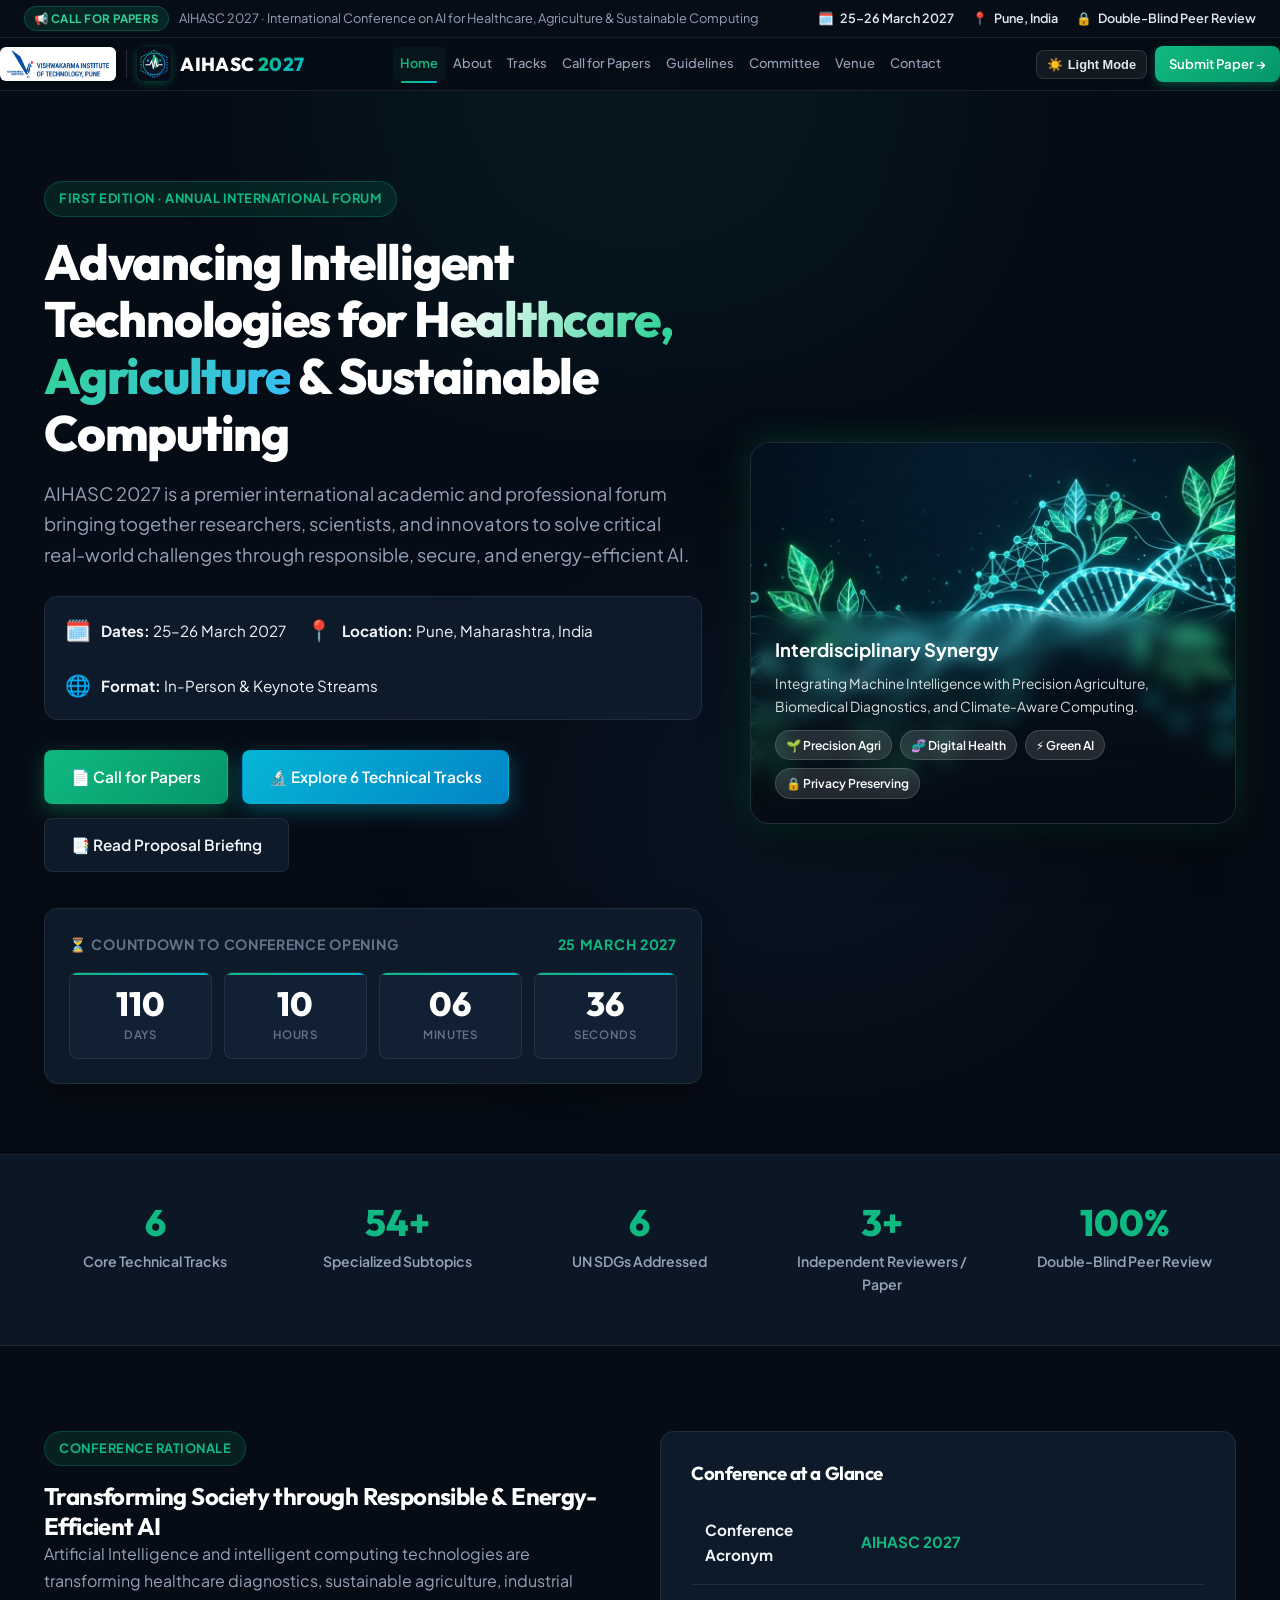
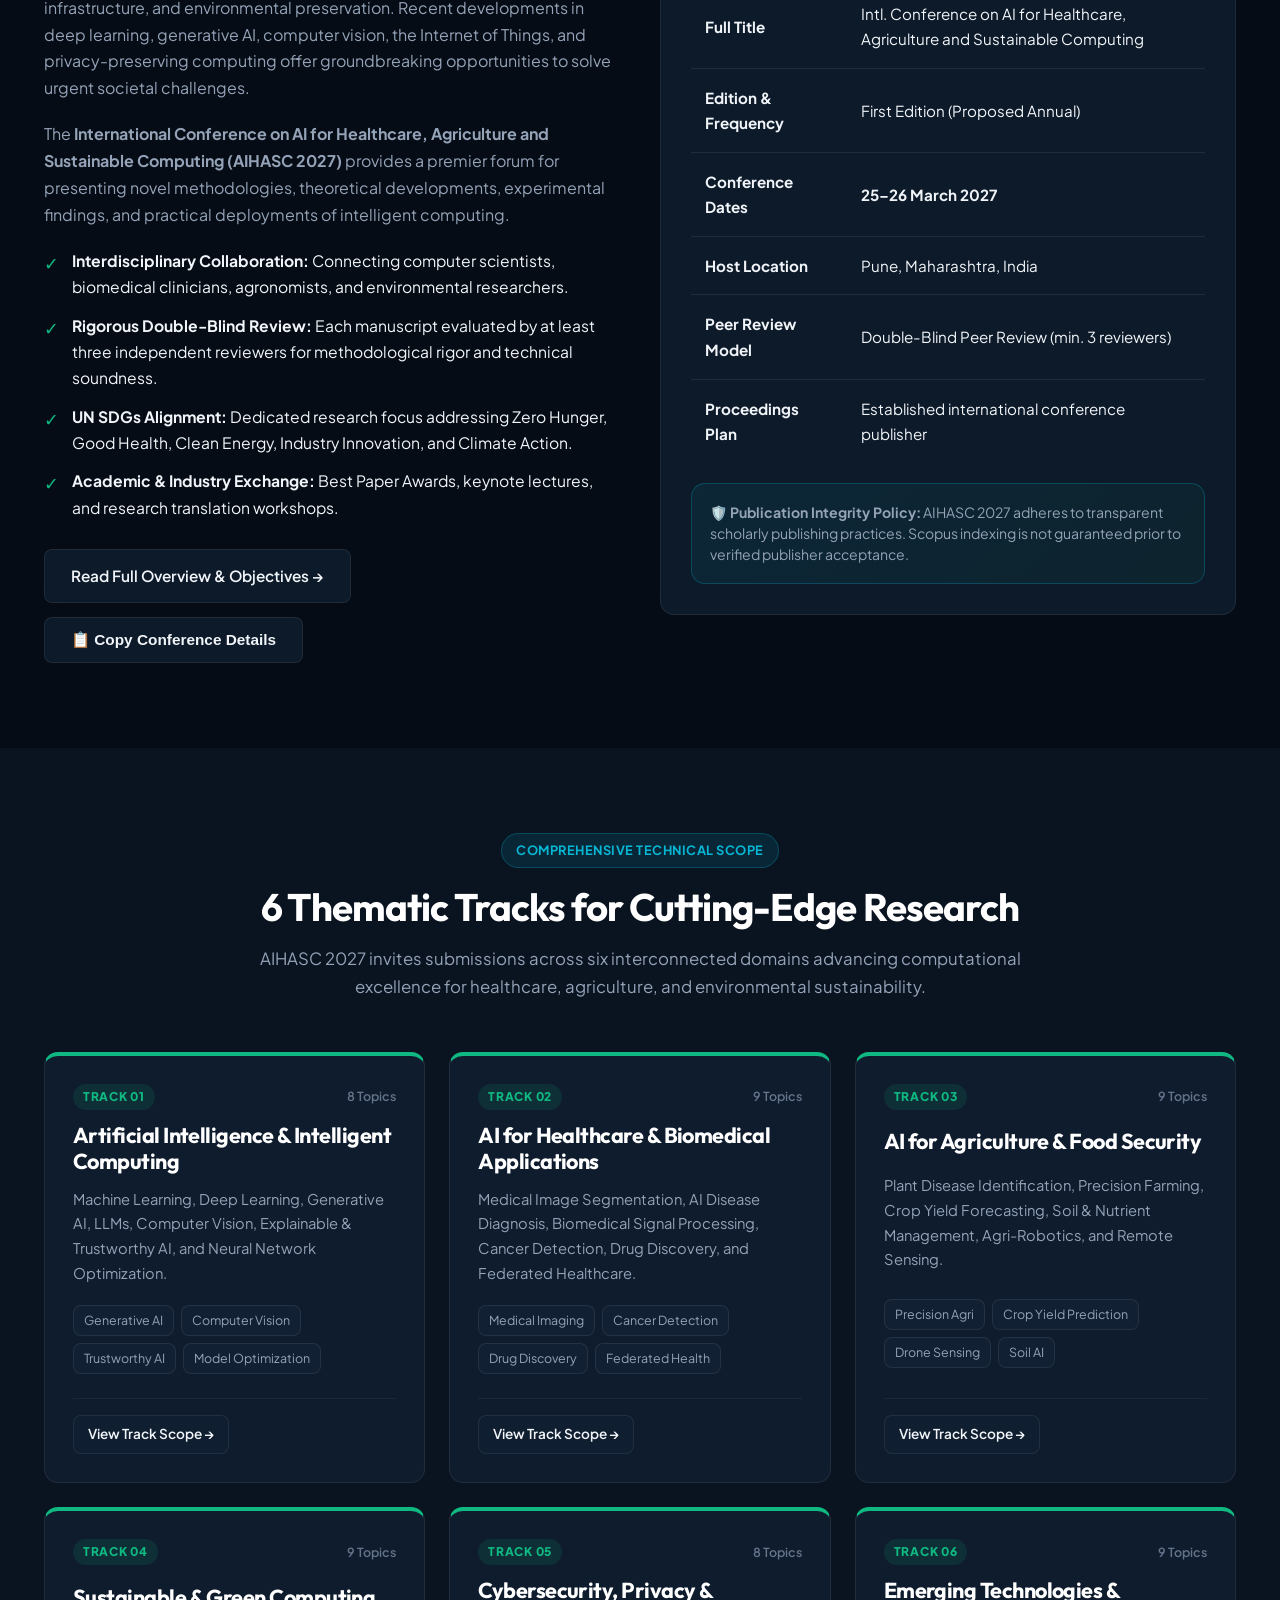
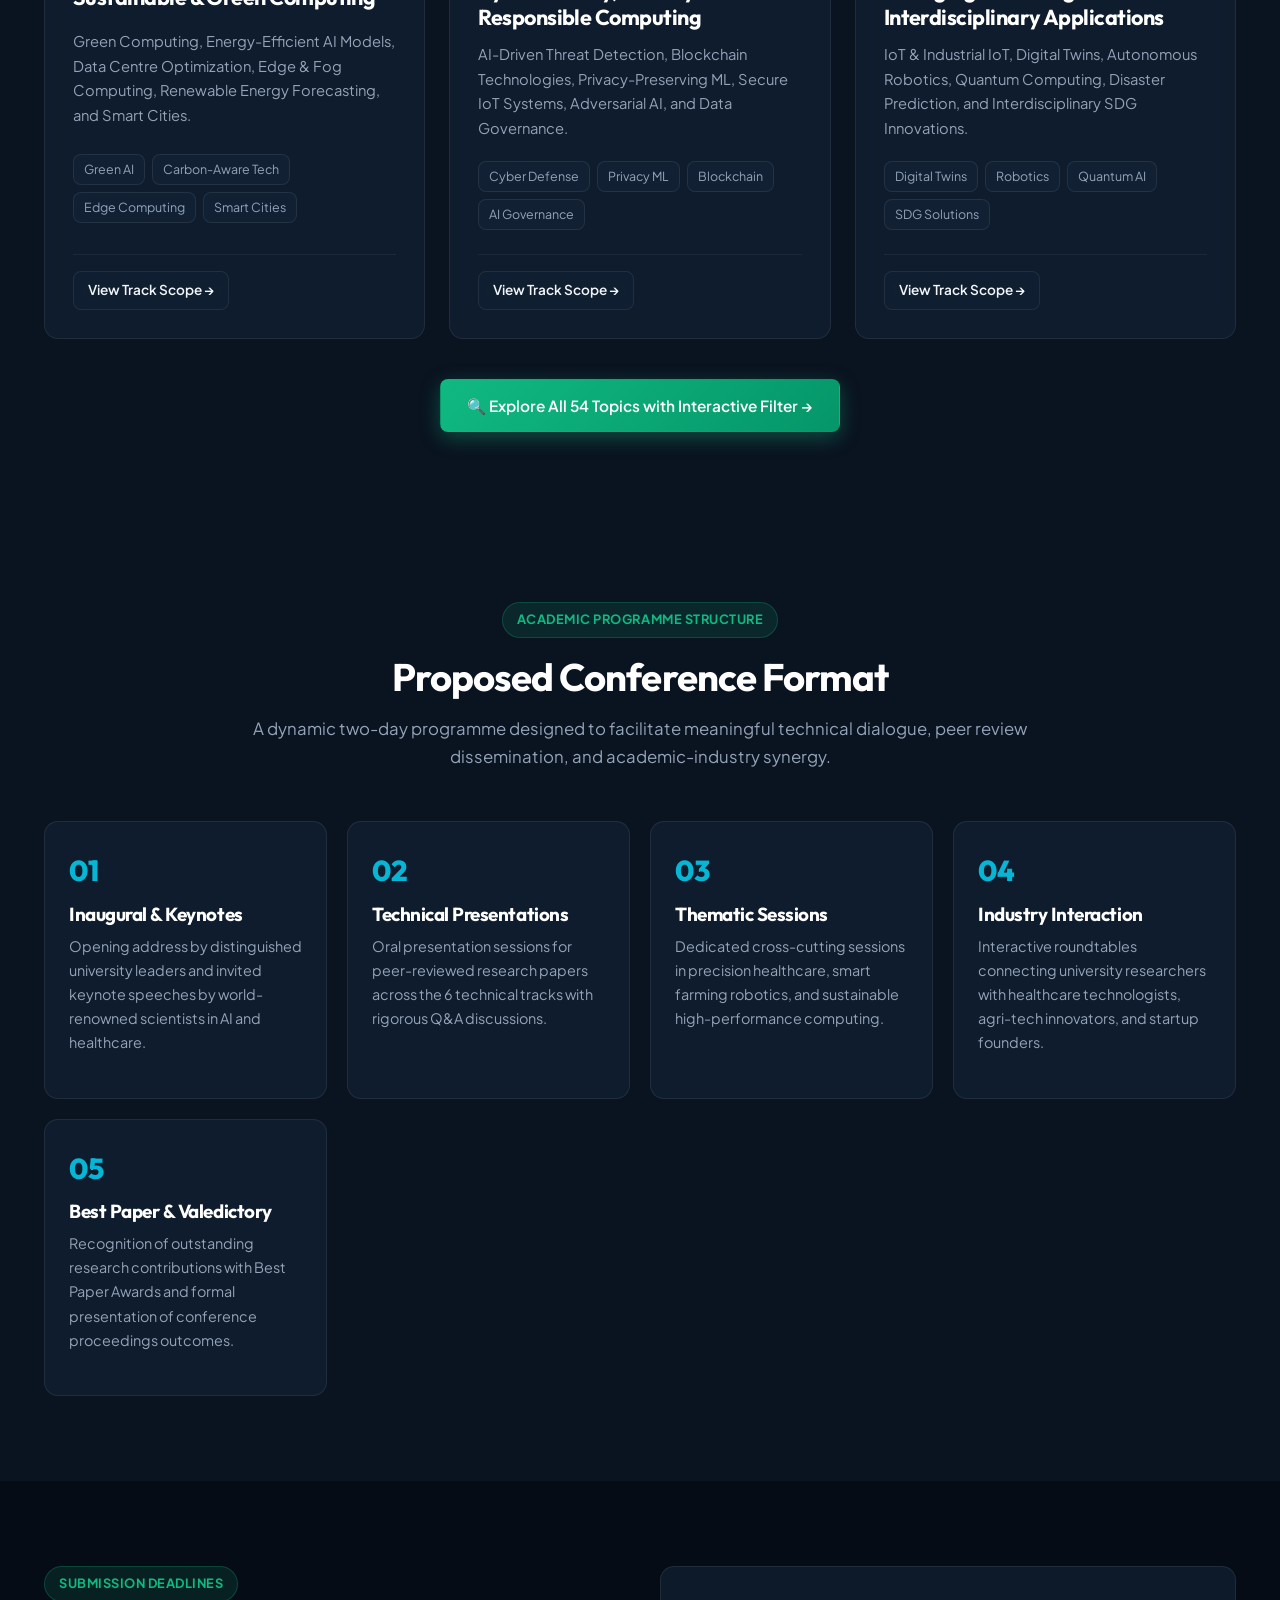
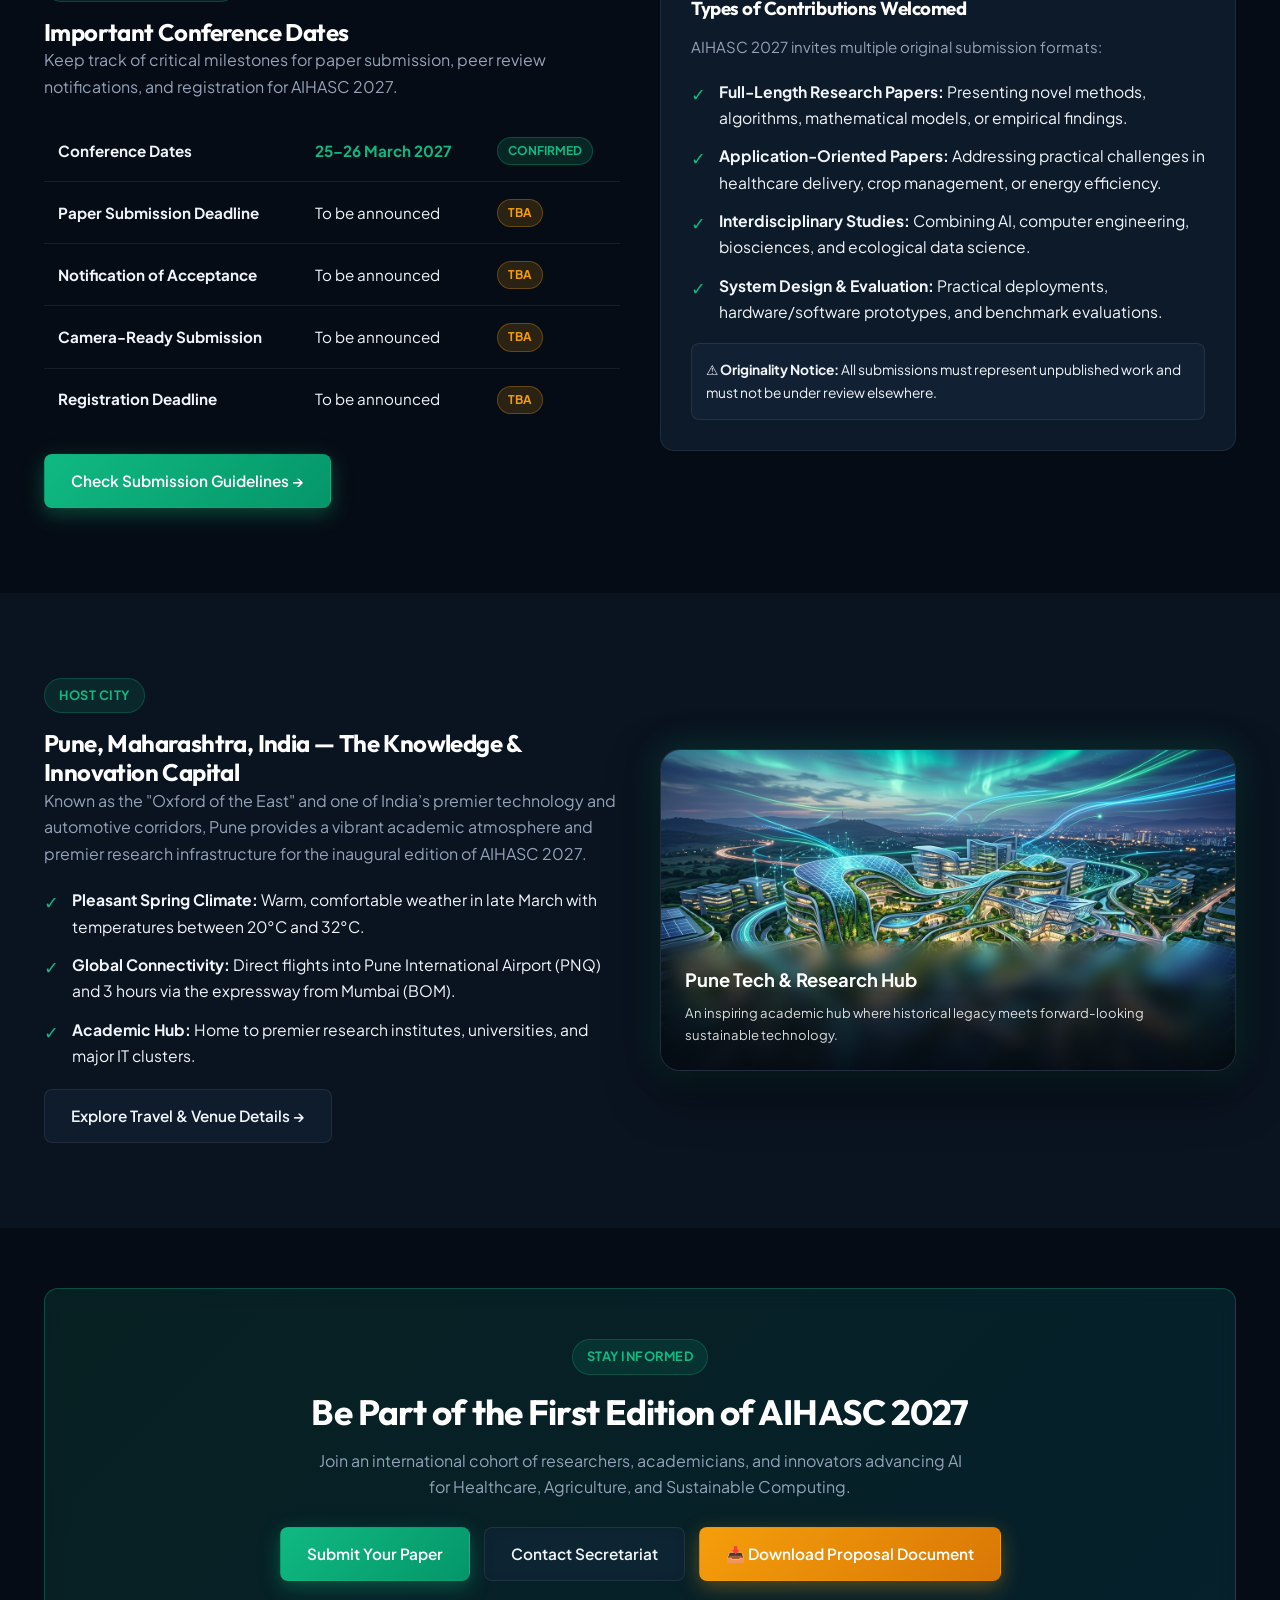
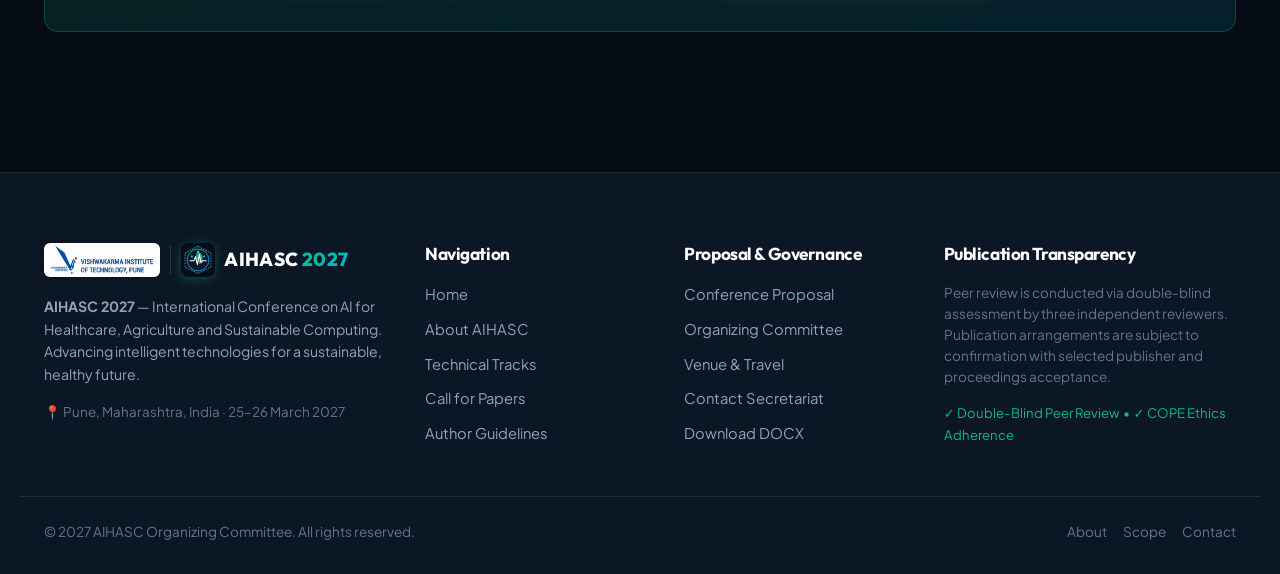
<file: index.html>
<!DOCTYPE html>
<html lang="en">
<head>
  <meta charset="UTF-8">
  <meta name="viewport" content="width=device-width, initial-scale=1.0">
  <title>AIHASC 2027 | International Conference on AI for Healthcare, Agriculture and Sustainable Computing</title>
  <meta name="description" content="AIHASC 2027 — International Conference on AI for Healthcare, Agriculture and Sustainable Computing. 25–26 March 2027, Pune, Maharashtra, India. Advancing intelligent technologies for a sustainable future.">
  <meta name="keywords" content="AIHASC 2027, Artificial Intelligence Conference, AI Healthcare, Precision Agriculture, Sustainable Computing, Pune Conference 2027, Green AI, SDGs">
  <link rel="icon" type="image/svg+xml" href="images/favicon.svg">
  <link rel="stylesheet" href="css/style.css">
</head>
<body>

    <!-- Top Announcement Bar -->
  <div class="top-ticker">
    <div class="container ticker-content">
      <div class="ticker-left">
        <span class="ticker-badge">📢 Call for Papers</span>
        <span>AIHASC 2027 · International Conference on AI for Healthcare, Agriculture &amp; Sustainable Computing</span>
      </div>
      <div class="ticker-items">
        <span class="ticker-item">🗓️ <strong>25–26 March 2027</strong></span>
        <span class="ticker-item">📍 <strong>Pune, India</strong></span>
        <span class="ticker-item">🔒 <strong>Double-Blind Peer Review</strong></span>
      </div>
    </div>
  </div>

  <!-- Header & Navigation -->
  <header class="site-header">
    <div class="container nav-wrapper">
      <a href="index.html" class="brand-link" aria-label="AIHASC 2027 Home">
        <div class="brand-vit-wrap">
          <img src="images/vit%20logo.png" alt="VIT Pune Logo" class="brand-vit-logo">
        </div>
        <div class="brand-divider" aria-hidden="true"></div>
        <img src="images/favicon.svg" alt="AIHASC 2027 Logo" class="brand-emblem">
        <div class="brand-text">
          <div class="brand-title">AIHASC <span class="brand-year">2027</span></div>
          <div class="brand-sub">AI · Health · Agriculture · Sustainability</div>
        </div>
      </a>

      <ul class="nav-menu">
        <li><a href="index.html" class="nav-link active" data-page="index.html">Home</a></li>
        <li><a href="about.html" class="nav-link" data-page="about.html">About</a></li>
        <li><a href="tracks.html" class="nav-link" data-page="tracks.html">Tracks</a></li>
        <li><a href="call-for-papers.html" class="nav-link" data-page="call-for-papers.html">Call for Papers</a></li>
        <li><a href="author-guidelines.html" class="nav-link" data-page="author-guidelines.html">Guidelines</a></li>
        <li><a href="committee.html" class="nav-link" data-page="committee.html">Committee</a></li>
        <li><a href="venue.html" class="nav-link" data-page="venue.html">Venue</a></li>
        <li><a href="contact.html" class="nav-link" data-page="contact.html">Contact</a></li>
      </ul>

      <div class="nav-actions">
        <button id="theme-toggle" class="theme-btn" aria-label="Toggle theme">☀️ Light</button>
        <a href="call-for-papers.html#submission" class="nav-cta">Submit Paper →</a>
        <button class="mobile-toggle" aria-label="Toggle navigation" aria-expanded="false">&#9776;</button>
      </div>
    </div>
  </header>

  <!-- Hero Section -->
  <section class="hero">
    <div class="container hero-grid">
      <div class="hero-content">
        <span class="badge-tag">First Edition · Annual International Forum</span>
        <h1>Advancing Intelligent Technologies for <span class="hero-gradient-text">Healthcare, Agriculture</span> &amp; Sustainable Computing</h1>
        <p class="hero-lead">
          AIHASC 2027 is a premier international academic and professional forum bringing together researchers, scientists, and innovators to solve critical real-world challenges through responsible, secure, and energy-efficient AI.
        </p>

        <div class="hero-meta-bar">
          <div class="hero-meta-item">
            <span class="hero-meta-icon">🗓️</span>
            <div><strong>Dates:</strong> 25–26 March 2027</div>
          </div>
          <div class="hero-meta-item">
            <span class="hero-meta-icon">📍</span>
            <div><strong>Location:</strong> Pune, Maharashtra, India</div>
          </div>
          <div class="hero-meta-item">
            <span class="hero-meta-icon">🌐</span>
            <div><strong>Format:</strong> In-Person &amp; Keynote Streams</div>
          </div>
        </div>

        <div class="hero-buttons">
          <a href="call-for-papers.html" class="btn btn-primary">📄 Call for Papers</a>
          <a href="tracks.html" class="btn btn-cyan">🔬 Explore 6 Technical Tracks</a>
          <a href="proposal.html" class="btn btn-outline">📑 Read Proposal Briefing</a>
        </div>

        <!-- Countdown Timer -->
        <div class="countdown-box" aria-label="Countdown to AIHASC 2027">
          <div class="countdown-title">
            <span>⏳ Countdown to Conference Opening</span>
            <span style="color:var(--emerald);font-weight:700;">25 March 2027</span>
          </div>
          <div class="countdown-grid">
            <div class="countdown-cell">
              <div class="countdown-num" id="cd-days">--</div>
              <div class="countdown-lbl">Days</div>
            </div>
            <div class="countdown-cell">
              <div class="countdown-num" id="cd-hours">--</div>
              <div class="countdown-lbl">Hours</div>
            </div>
            <div class="countdown-cell">
              <div class="countdown-num" id="cd-mins">--</div>
              <div class="countdown-lbl">Minutes</div>
            </div>
            <div class="countdown-cell">
              <div class="countdown-num" id="cd-secs">--</div>
              <div class="countdown-lbl">Seconds</div>
            </div>
          </div>
        </div>
      </div>

      <!-- Hero Visual Art Card -->
      <div class="hero-visual-card">
        <img src="images/aihasc_abstract_art.jpg" alt="AIHASC 2027 Theme Visualization: AI, Healthcare DNA and Botanical Agriculture" class="hero-visual-img">
        <div class="hero-visual-overlay">
          <div class="hero-visual-title">Interdisciplinary Synergy</div>
          <p style="font-size:0.86rem;margin-bottom:12px;color:rgba(255,255,255,0.85);">Integrating Machine Intelligence with Precision Agriculture, Biomedical Diagnostics, and Climate-Aware Computing.</p>
          <div class="hero-visual-badge-row">
            <span class="pill-badge">🌱 Precision Agri</span>
            <span class="pill-badge">🧬 Digital Health</span>
            <span class="pill-badge">⚡ Green AI</span>
            <span class="pill-badge">🔒 Privacy Preserving</span>
          </div>
        </div>
      </div>
    </div>
  </section>

  <!-- Key Metrics Strip -->
  <section class="stats-strip">
    <div class="container stats-grid">
      <div class="stat-item">
        <div class="stat-number">6</div>
        <div class="stat-label">Core Technical Tracks</div>
      </div>
      <div class="stat-item">
        <div class="stat-number">54+</div>
        <div class="stat-label">Specialized Subtopics</div>
      </div>
      <div class="stat-item">
        <div class="stat-number">6</div>
        <div class="stat-label">UN SDGs Addressed</div>
      </div>
      <div class="stat-item">
        <div class="stat-number">3+</div>
        <div class="stat-label">Independent Reviewers / Paper</div>
      </div>
      <div class="stat-item">
        <div class="stat-number">100%</div>
        <div class="stat-label">Double-Blind Peer Review</div>
      </div>
    </div>
  </section>

  <!-- About / Conference Rationale Section -->
  <section class="section">
    <div class="container two-col">
      <div>
        <span class="badge-tag">Conference Rationale</span>
        <h2>Transforming Society through Responsible &amp; Energy-Efficient AI</h2>
        <p>
          Artificial Intelligence and intelligent computing technologies are transforming healthcare diagnostics, sustainable agriculture, industrial infrastructure, and environmental preservation. Recent developments in deep learning, generative AI, computer vision, the Internet of Things, and privacy-preserving computing offer groundbreaking opportunities to solve urgent societal challenges.
        </p>
        <p>
          The <strong>International Conference on AI for Healthcare, Agriculture and Sustainable Computing (AIHASC 2027)</strong> provides a premier forum for presenting novel methodologies, theoretical developments, experimental findings, and practical deployments of intelligent computing.
        </p>

        <ul class="list-check">
          <li><strong>Interdisciplinary Collaboration:</strong> Connecting computer scientists, biomedical clinicians, agronomists, and environmental researchers.</li>
          <li><strong>Rigorous Double-Blind Review:</strong> Each manuscript evaluated by at least three independent reviewers for methodological rigor and technical soundness.</li>
          <li><strong>UN SDGs Alignment:</strong> Dedicated research focus addressing Zero Hunger, Good Health, Clean Energy, Industry Innovation, and Climate Action.</li>
          <li><strong>Academic &amp; Industry Exchange:</strong> Best Paper Awards, keynote lectures, and research translation workshops.</li>
        </ul>

        <div style="margin-top:28px;display:flex;gap:14px;flex-wrap:wrap;">
          <a href="about.html" class="btn btn-outline">Read Full Overview &amp; Objectives →</a>
          <button class="btn btn-outline" onclick="copyConferenceCitation()">📋 Copy Conference Details</button>
        </div>
      </div>

      <div class="card">
        <h3 style="margin-bottom:16px;">Conference at a Glance</h3>
        <table class="dates-table">
          <tr>
            <td><strong>Conference Acronym</strong></td>
            <td><strong style="color:var(--emerald);">AIHASC 2027</strong></td>
          </tr>
          <tr>
            <td><strong>Full Title</strong></td>
            <td>Intl. Conference on AI for Healthcare, Agriculture and Sustainable Computing</td>
          </tr>
          <tr>
            <td><strong>Edition &amp; Frequency</strong></td>
            <td>First Edition (Proposed Annual)</td>
          </tr>
          <tr>
            <td><strong>Conference Dates</strong></td>
            <td><strong>25–26 March 2027</strong></td>
          </tr>
          <tr>
            <td><strong>Host Location</strong></td>
            <td>Pune, Maharashtra, India</td>
          </tr>
          <tr>
            <td><strong>Peer Review Model</strong></td>
            <td>Double-Blind Peer Review (min. 3 reviewers)</td>
          </tr>
          <tr>
            <td><strong>Proceedings Plan</strong></td>
            <td>Established international conference publisher</td>
          </tr>
        </table>

        <div class="notice-box" style="margin-top:20px;padding:18px;">
          <div style="font-size:0.88rem;color:var(--text-muted);line-height:1.5;">
            🛡️ <strong>Publication Integrity Policy:</strong> AIHASC 2027 adheres to transparent scholarly publishing practices. Scopus indexing is not guaranteed prior to verified publisher acceptance.
          </div>
        </div>
      </div>
    </div>
  </section>

  <!-- Technical Tracks Preview -->
  <section class="section section-alt" id="tracks-preview">
    <div class="container">
      <div class="section-header">
        <span class="badge-tag badge-cyan">Comprehensive Technical Scope</span>
        <h2>6 Thematic Tracks for Cutting-Edge Research</h2>
        <p>AIHASC 2027 invites submissions across six interconnected domains advancing computational excellence for healthcare, agriculture, and environmental sustainability.</p>
      </div>

      <div class="grid grid-3">
        <!-- Track 1 -->
        <div class="card track-card">
          <div class="track-header">
            <span class="track-badge">Track 01</span>
            <span class="track-topic-count">8 Topics</span>
          </div>
          <h3>Artificial Intelligence &amp; Intelligent Computing</h3>
          <p class="track-desc">Machine Learning, Deep Learning, Generative AI, LLMs, Computer Vision, Explainable &amp; Trustworthy AI, and Neural Network Optimization.</p>
          <div class="track-topics-wrap">
            <span class="topic-tag">Generative AI</span>
            <span class="topic-tag">Computer Vision</span>
            <span class="topic-tag">Trustworthy AI</span>
            <span class="topic-tag">Model Optimization</span>
          </div>
          <div class="track-footer">
            <a href="tracks.html#track-1" class="btn btn-outline" style="padding:7px 14px;font-size:0.85rem;">View Track Scope →</a>
          </div>
        </div>

        <!-- Track 2 -->
        <div class="card track-card">
          <div class="track-header">
            <span class="track-badge">Track 02</span>
            <span class="track-topic-count">9 Topics</span>
          </div>
          <h3>AI for Healthcare &amp; Biomedical Applications</h3>
          <p class="track-desc">Medical Image Segmentation, AI Disease Diagnosis, Biomedical Signal Processing, Cancer Detection, Drug Discovery, and Federated Healthcare.</p>
          <div class="track-topics-wrap">
            <span class="topic-tag">Medical Imaging</span>
            <span class="topic-tag">Cancer Detection</span>
            <span class="topic-tag">Drug Discovery</span>
            <span class="topic-tag">Federated Health</span>
          </div>
          <div class="track-footer">
            <a href="tracks.html#track-2" class="btn btn-outline" style="padding:7px 14px;font-size:0.85rem;">View Track Scope →</a>
          </div>
        </div>

        <!-- Track 3 -->
        <div class="card track-card">
          <div class="track-header">
            <span class="track-badge">Track 03</span>
            <span class="track-topic-count">9 Topics</span>
          </div>
          <h3>AI for Agriculture &amp; Food Security</h3>
          <p class="track-desc">Plant Disease Identification, Precision Farming, Crop Yield Forecasting, Soil &amp; Nutrient Management, Agri-Robotics, and Remote Sensing.</p>
          <div class="track-topics-wrap">
            <span class="topic-tag">Precision Agri</span>
            <span class="topic-tag">Crop Yield Prediction</span>
            <span class="topic-tag">Drone Sensing</span>
            <span class="topic-tag">Soil AI</span>
          </div>
          <div class="track-footer">
            <a href="tracks.html#track-3" class="btn btn-outline" style="padding:7px 14px;font-size:0.85rem;">View Track Scope →</a>
          </div>
        </div>

        <!-- Track 4 -->
        <div class="card track-card">
          <div class="track-header">
            <span class="track-badge">Track 04</span>
            <span class="track-topic-count">9 Topics</span>
          </div>
          <h3>Sustainable &amp; Green Computing</h3>
          <p class="track-desc">Green Computing, Energy-Efficient AI Models, Data Centre Optimization, Edge &amp; Fog Computing, Renewable Energy Forecasting, and Smart Cities.</p>
          <div class="track-topics-wrap">
            <span class="topic-tag">Green AI</span>
            <span class="topic-tag">Carbon-Aware Tech</span>
            <span class="topic-tag">Edge Computing</span>
            <span class="topic-tag">Smart Cities</span>
          </div>
          <div class="track-footer">
            <a href="tracks.html#track-4" class="btn btn-outline" style="padding:7px 14px;font-size:0.85rem;">View Track Scope →</a>
          </div>
        </div>

        <!-- Track 5 -->
        <div class="card track-card">
          <div class="track-header">
            <span class="track-badge">Track 05</span>
            <span class="track-topic-count">8 Topics</span>
          </div>
          <h3>Cybersecurity, Privacy &amp; Responsible Computing</h3>
          <p class="track-desc">AI-Driven Threat Detection, Blockchain Technologies, Privacy-Preserving ML, Secure IoT Systems, Adversarial AI, and Data Governance.</p>
          <div class="track-topics-wrap">
            <span class="topic-tag">Cyber Defense</span>
            <span class="topic-tag">Privacy ML</span>
            <span class="topic-tag">Blockchain</span>
            <span class="topic-tag">AI Governance</span>
          </div>
          <div class="track-footer">
            <a href="tracks.html#track-5" class="btn btn-outline" style="padding:7px 14px;font-size:0.85rem;">View Track Scope →</a>
          </div>
        </div>

        <!-- Track 6 -->
        <div class="card track-card">
          <div class="track-header">
            <span class="track-badge">Track 06</span>
            <span class="track-topic-count">9 Topics</span>
          </div>
          <h3>Emerging Technologies &amp; Interdisciplinary Applications</h3>
          <p class="track-desc">IoT &amp; Industrial IoT, Digital Twins, Autonomous Robotics, Quantum Computing, Disaster Prediction, and Interdisciplinary SDG Innovations.</p>
          <div class="track-topics-wrap">
            <span class="topic-tag">Digital Twins</span>
            <span class="topic-tag">Robotics</span>
            <span class="topic-tag">Quantum AI</span>
            <span class="topic-tag">SDG Solutions</span>
          </div>
          <div class="track-footer">
            <a href="tracks.html#track-6" class="btn btn-outline" style="padding:7px 14px;font-size:0.85rem;">View Track Scope →</a>
          </div>
        </div>
      </div>

      <div style="text-align:center;margin-top:40px;">
        <a href="tracks.html" class="btn btn-primary">🔍 Explore All 54 Topics with Interactive Filter →</a>
      </div>
    </div>
  </section>


  <!-- Proposed Conference Format & Timeline -->
  <section class="section section-alt">
    <div class="container">
      <div class="section-header">
        <span class="badge-tag">Academic Programme Structure</span>
        <h2>Proposed Conference Format</h2>
        <p>A dynamic two-day programme designed to facilitate meaningful technical dialogue, peer review dissemination, and academic-industry synergy.</p>
      </div>

      <div class="format-timeline">
        <div class="format-box">
          <div class="format-step">01</div>
          <h3 style="font-size:1.18rem;margin-bottom:8px;">Inaugural &amp; Keynotes</h3>
          <p style="font-size:0.9rem;">Opening address by distinguished university leaders and invited keynote speeches by world-renowned scientists in AI and healthcare.</p>
        </div>
        <div class="format-box">
          <div class="format-step">02</div>
          <h3 style="font-size:1.18rem;margin-bottom:8px;">Technical Presentations</h3>
          <p style="font-size:0.9rem;">Oral presentation sessions for peer-reviewed research papers across the 6 technical tracks with rigorous Q&amp;A discussions.</p>
        </div>
        <div class="format-box">
          <div class="format-step">03</div>
          <h3 style="font-size:1.18rem;margin-bottom:8px;">Thematic Sessions</h3>
          <p style="font-size:0.9rem;">Dedicated cross-cutting sessions in precision healthcare, smart farming robotics, and sustainable high-performance computing.</p>
        </div>
        <div class="format-box">
          <div class="format-step">04</div>
          <h3 style="font-size:1.18rem;margin-bottom:8px;">Industry Interaction</h3>
          <p style="font-size:0.9rem;">Interactive roundtables connecting university researchers with healthcare technologists, agri-tech innovators, and startup founders.</p>
        </div>
        <div class="format-box">
          <div class="format-step">05</div>
          <h3 style="font-size:1.18rem;margin-bottom:8px;">Best Paper &amp; Valedictory</h3>
          <p style="font-size:0.9rem;">Recognition of outstanding research contributions with Best Paper Awards and formal presentation of conference proceedings outcomes.</p>
        </div>
      </div>
    </div>
  </section>

  <!-- Important Dates & Call for Contributions -->
  <section class="section">
    <div class="container two-col">
      <div>
        <span class="badge-tag">Submission Deadlines</span>
        <h2>Important Conference Dates</h2>
        <p>Keep track of critical milestones for paper submission, peer review notifications, and registration for AIHASC 2027.</p>

        <table class="dates-table">
          <tr>
            <td><strong>Conference Dates</strong></td>
            <td><strong style="color:var(--emerald);">25–26 March 2027</strong></td>
            <td><span class="date-status status-confirmed">Confirmed</span></td>
          </tr>
          <tr>
            <td><strong>Paper Submission Deadline</strong></td>
            <td>To be announced</td>
            <td><span class="date-status status-tba">TBA</span></td>
          </tr>
          <tr>
            <td><strong>Notification of Acceptance</strong></td>
            <td>To be announced</td>
            <td><span class="date-status status-tba">TBA</span></td>
          </tr>
          <tr>
            <td><strong>Camera-Ready Submission</strong></td>
            <td>To be announced</td>
            <td><span class="date-status status-tba">TBA</span></td>
          </tr>
          <tr>
            <td><strong>Registration Deadline</strong></td>
            <td>To be announced</td>
            <td><span class="date-status status-tba">TBA</span></td>
          </tr>
        </table>

        <div style="margin-top:24px;">
          <a href="call-for-papers.html" class="btn btn-primary">Check Submission Guidelines →</a>
        </div>
      </div>

      <div class="card">
        <h3 style="margin-bottom:14px;">Types of Contributions Welcomed</h3>
        <p style="font-size:0.94rem;">AIHASC 2027 invites multiple original submission formats:</p>
        <ul class="list-check" style="font-size:0.92rem;">
          <li><strong>Full-Length Research Papers:</strong> Presenting novel methods, algorithms, mathematical models, or empirical findings.</li>
          <li><strong>Application-Oriented Papers:</strong> Addressing practical challenges in healthcare delivery, crop management, or energy efficiency.</li>
          <li><strong>Interdisciplinary Studies:</strong> Combining AI, computer engineering, biosciences, and ecological data science.</li>
          <li><strong>System Design &amp; Evaluation:</strong> Practical deployments, hardware/software prototypes, and benchmark evaluations.</li>
        </ul>
        <div style="background:var(--bg-elevated);padding:14px;border-radius:var(--radius-sm);font-size:0.86rem;border:1px solid var(--border);">
          ⚠️ <strong>Originality Notice:</strong> All submissions must represent unpublished work and must not be under review elsewhere.
        </div>
      </div>
    </div>
  </section>

  <!-- City & Venue Preview -->
  <section class="section section-alt">
    <div class="container two-col" style="align-items:center;">
      <div>
        <span class="badge-tag">Host City</span>
        <h2>Pune, Maharashtra, India — The Knowledge &amp; Innovation Capital</h2>
        <p>
          Known as the "Oxford of the East" and one of India’s premier technology and automotive corridors, Pune provides a vibrant academic atmosphere and premier research infrastructure for the inaugural edition of AIHASC 2027.
        </p>
        <ul class="list-check">
          <li><strong>Pleasant Spring Climate:</strong> Warm, comfortable weather in late March with temperatures between 20°C and 32°C.</li>
          <li><strong>Global Connectivity:</strong> Direct flights into Pune International Airport (PNQ) and 3 hours via the expressway from Mumbai (BOM).</li>
          <li><strong>Academic Hub:</strong> Home to premier research institutes, universities, and major IT clusters.</li>
        </ul>
        <div style="margin-top:20px;">
          <a href="venue.html" class="btn btn-outline">Explore Travel &amp; Venue Details →</a>
        </div>
      </div>

      <div>
        <div class="hero-visual-card">
          <img src="images/aihasc_sustainable_city.jpg" alt="Sustainable high-tech university campus in Pune" class="hero-visual-img" style="height:320px;">
          <div class="hero-visual-overlay">
            <div class="hero-visual-title">Pune Tech &amp; Research Hub</div>
            <p style="font-size:0.82rem;margin-bottom:0;color:rgba(255,255,255,0.85);">An inspiring academic hub where historical legacy meets forward-looking sustainable technology.</p>
          </div>
        </div>
      </div>
    </div>
  </section>

  <!-- Call to Action Banner -->
  <section class="section" style="padding:60px 0;">
    <div class="container">
      <div class="card" style="background:linear-gradient(135deg, rgba(16,185,129,0.12) 0%, rgba(6,182,212,0.12) 100%);border-color:rgba(16,185,129,0.3);text-align:center;padding:50px 30px;">
        <span class="badge-tag">Stay Informed</span>
        <h2 style="font-size:2.2rem;margin-bottom:14px;">Be Part of the First Edition of AIHASC 2027</h2>
        <p style="max-width:650px;margin:0 auto 26px;">
          Join an international cohort of researchers, academicians, and innovators advancing AI for Healthcare, Agriculture, and Sustainable Computing.
        </p>
        <div style="display:flex;justify-content:center;gap:14px;flex-wrap:wrap;">
          <a href="call-for-papers.html" class="btn btn-primary">Submit Your Paper</a>
          <a href="contact.html" class="btn btn-outline">Contact Secretariat</a>
          <a href="downloads/AIHASC_2027_Call_for_Papers_and_Conference_Proposal.docx" class="btn btn-amber" download>📥 Download Proposal Document</a>
        </div>
      </div>
    </div>
  </section>

  <!-- Site Footer -->
  <footer class="site-footer">
    <div class="container footer-grid">
      <div class="footer-col">
        <a href="index.html" class="brand-link" style="margin-bottom:18px;">
          <div class="brand-vit-wrap">
            <img src="images/vit%20logo.png" alt="VIT Pune Logo" class="brand-vit-logo">
          </div>
          <div class="brand-divider" aria-hidden="true"></div>
          <img src="images/favicon.svg" alt="AIHASC 2027 Logo" class="brand-emblem">
          <div class="brand-text">
            <div class="brand-title" style="color:#ffffff;">AIHASC <span class="brand-year">2027</span></div>
            <div class="brand-sub">AI · Health · Agriculture · Sustainability</div>
          </div>
        </a>
        <p style="font-size:0.88rem;line-height:1.6;margin-bottom:16px;">
          <strong>AIHASC 2027</strong> — International Conference on AI for Healthcare, Agriculture and Sustainable Computing. Advancing intelligent technologies for a sustainable, healthy future.
        </p>
        <div style="font-size:0.84rem;color:var(--text-dim);">
          📍 Pune, Maharashtra, India · 25–26 March 2027
        </div>
      </div>

      <div class="footer-col">
        <h4>Navigation</h4>
        <ul class="footer-links">
          <li><a href="index.html">Home</a></li>
          <li><a href="about.html">About AIHASC</a></li>
          <li><a href="tracks.html">Technical Tracks</a></li>
          <li><a href="call-for-papers.html">Call for Papers</a></li>
          <li><a href="author-guidelines.html">Author Guidelines</a></li>
        </ul>
      </div>

      <div class="footer-col">
        <h4>Proposal &amp; Governance</h4>
        <ul class="footer-links">
          <li><a href="proposal.html">Conference Proposal</a></li>
          <li><a href="committee.html">Organizing Committee</a></li>
          <li><a href="venue.html">Venue &amp; Travel</a></li>
          <li><a href="contact.html">Contact Secretariat</a></li>
          <li><a href="downloads/AIHASC_2027_Call_for_Papers_and_Conference_Proposal.docx" download>Download DOCX</a></li>
        </ul>
      </div>

      <div class="footer-col">
        <h4>Publication Transparency</h4>
        <p style="font-size:0.85rem;line-height:1.55;color:var(--text-dim);margin-bottom:14px;">
          Peer review is conducted via double-blind assessment by three independent reviewers. Publication arrangements are subject to confirmation with selected publisher and proceedings acceptance.
        </p>
        <div style="font-size:0.82rem;color:var(--emerald);">
          ✓ Double-Blind Peer Review &nbsp;•&nbsp; ✓ COPE Ethics Adherence
        </div>
      </div>
    </div>

    <div class="container footer-bottom">
      <div>
        © 2027 AIHASC Organizing Committee. All rights reserved.
      </div>
      <div style="display:flex;gap:16px;">
        <a href="about.html" style="color:var(--text-dim);">About</a>
        <a href="tracks.html" style="color:var(--text-dim);">Scope</a>
        <a href="contact.html" style="color:var(--text-dim);">Contact</a>
      </div>
    </div>
  </footer>

  <!-- Floating Back to Top Button -->
  <button id="back-to-top" class="back-to-top" aria-label="Back to top">↑</button>

  <script src="js/main.js"></script>
</body>
</html>
</file>
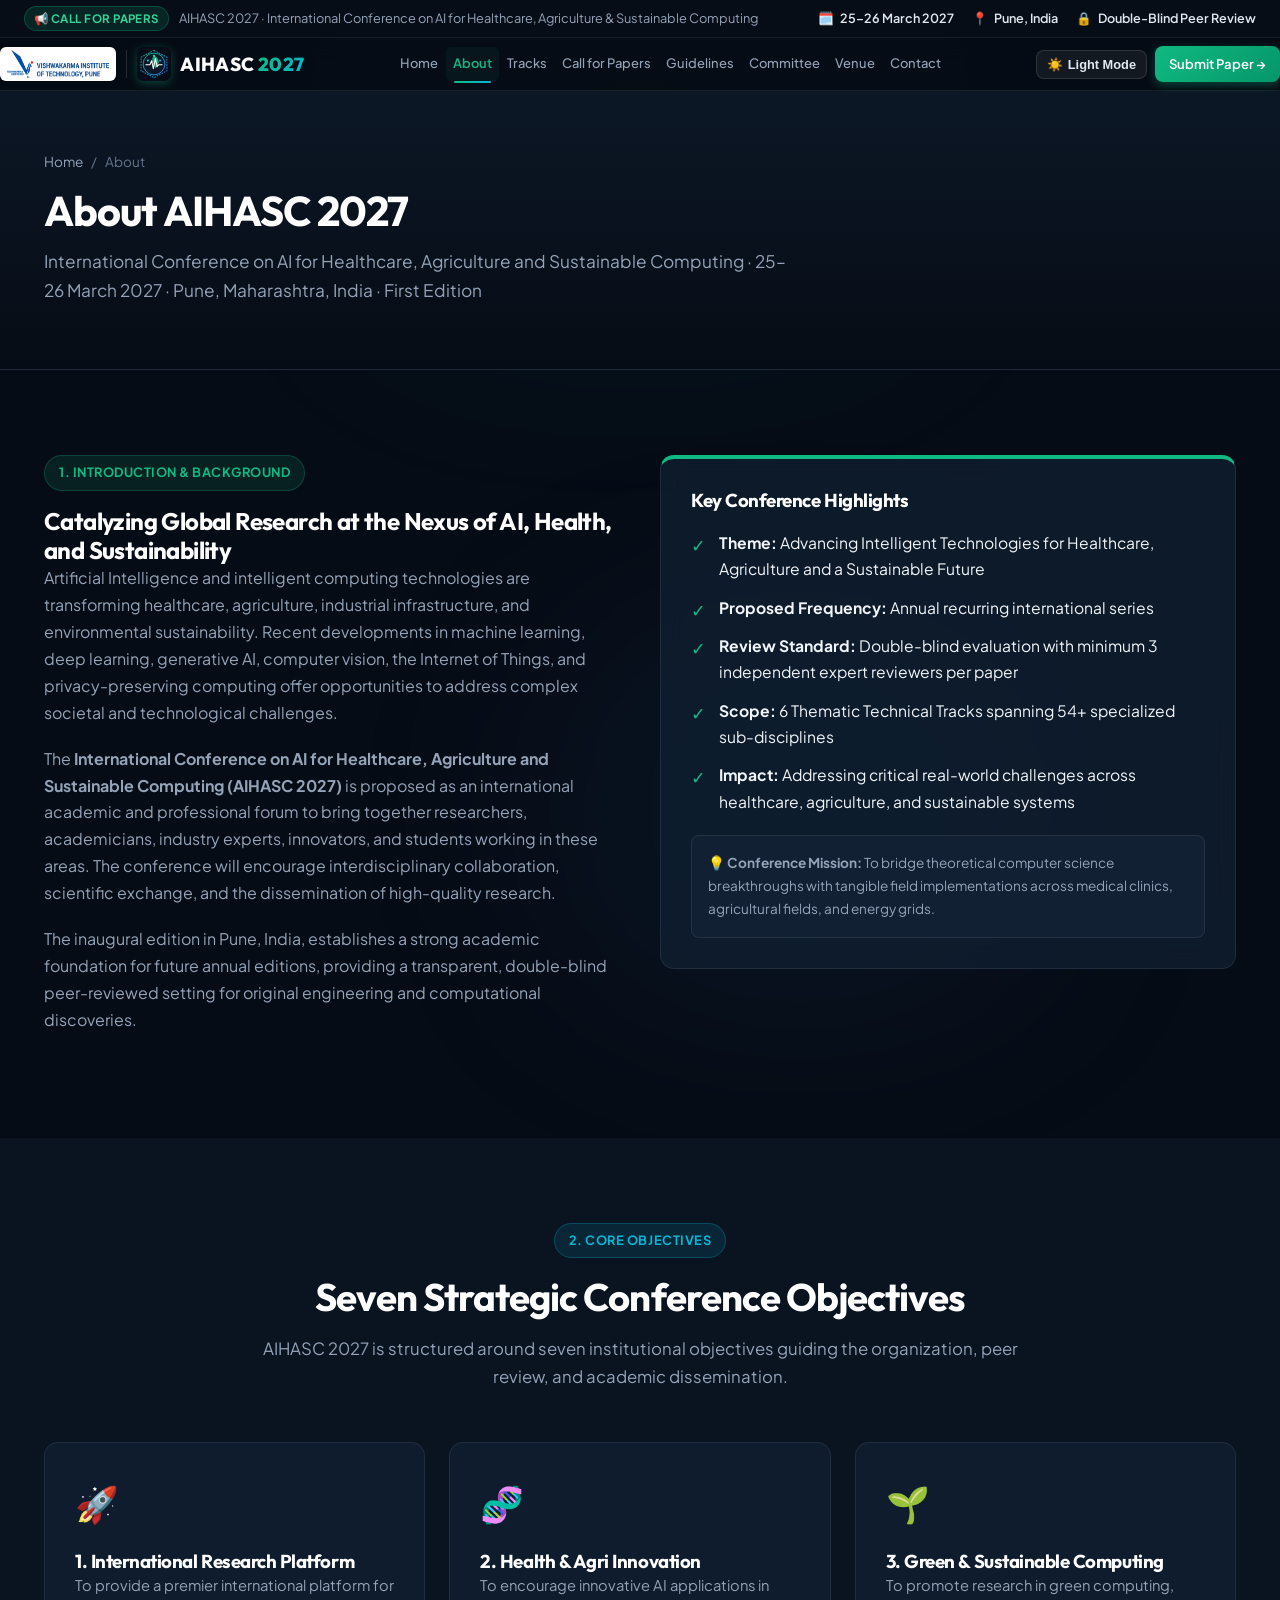
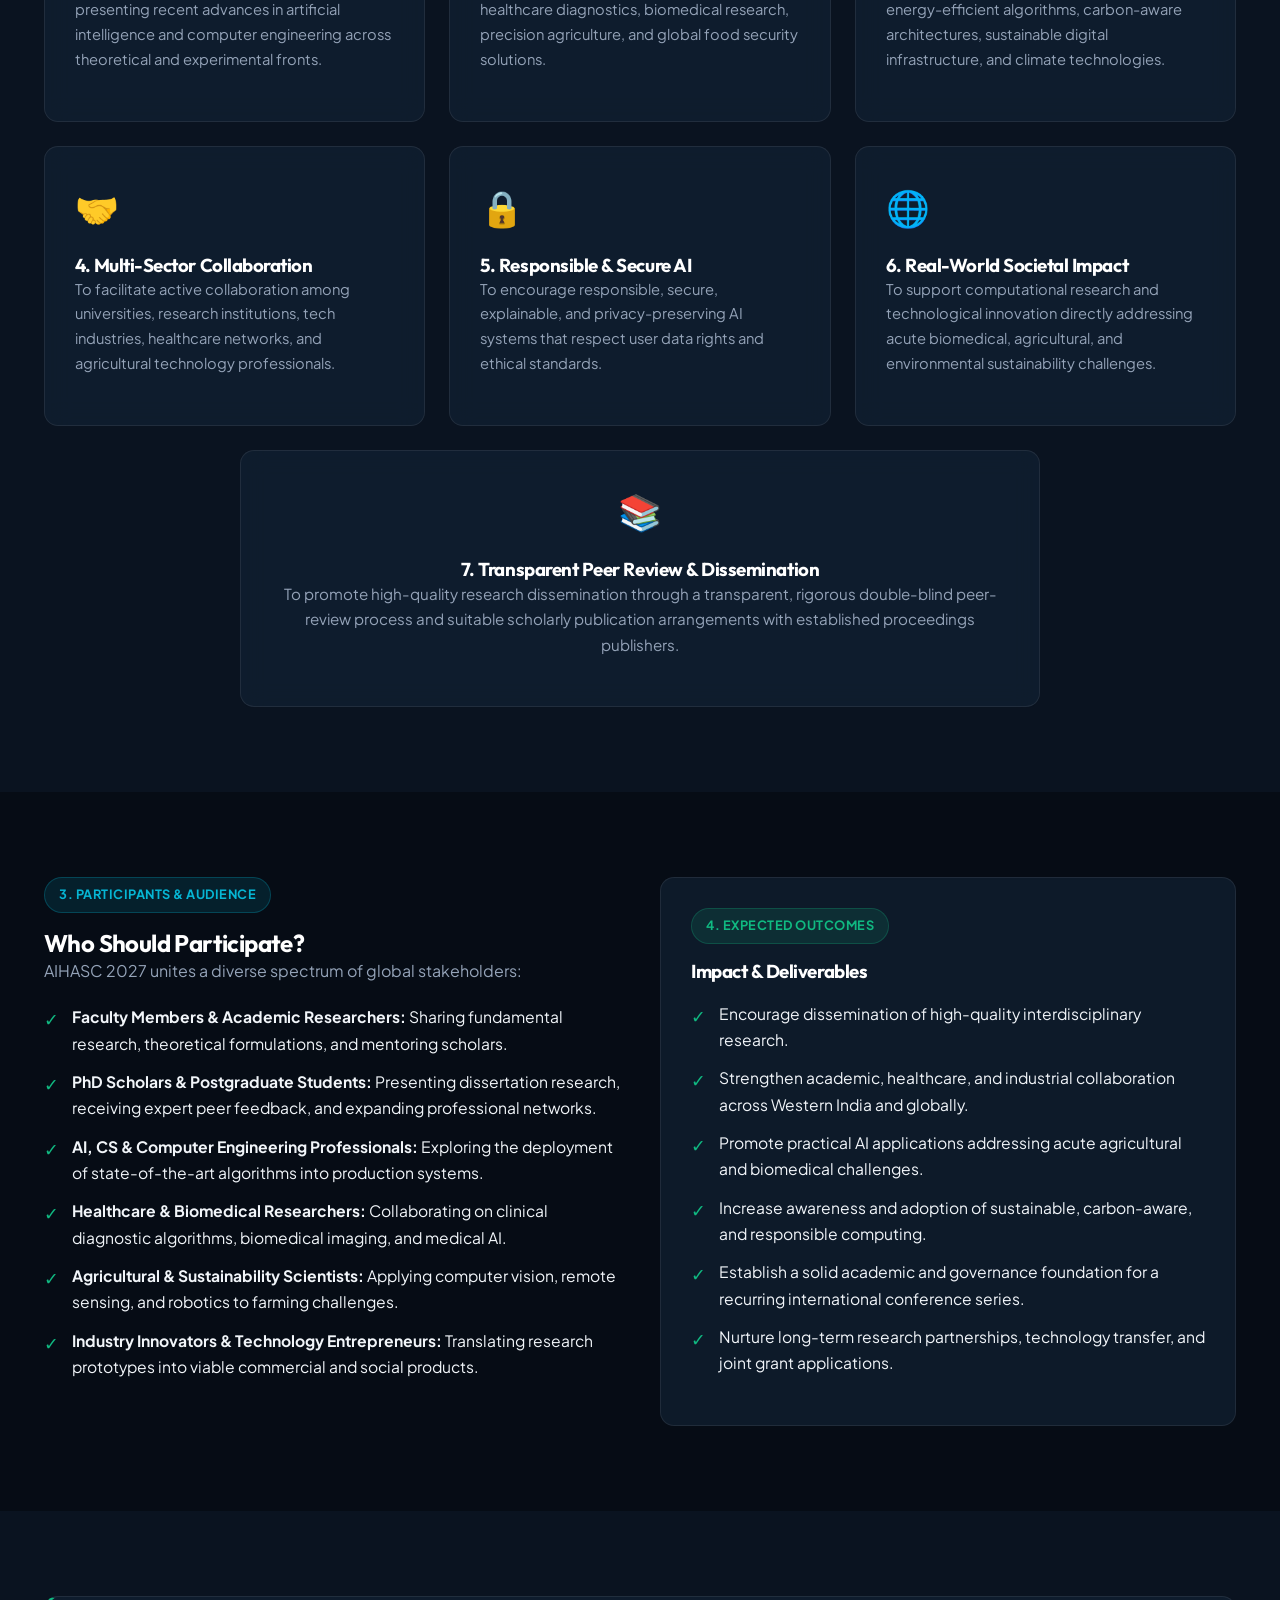
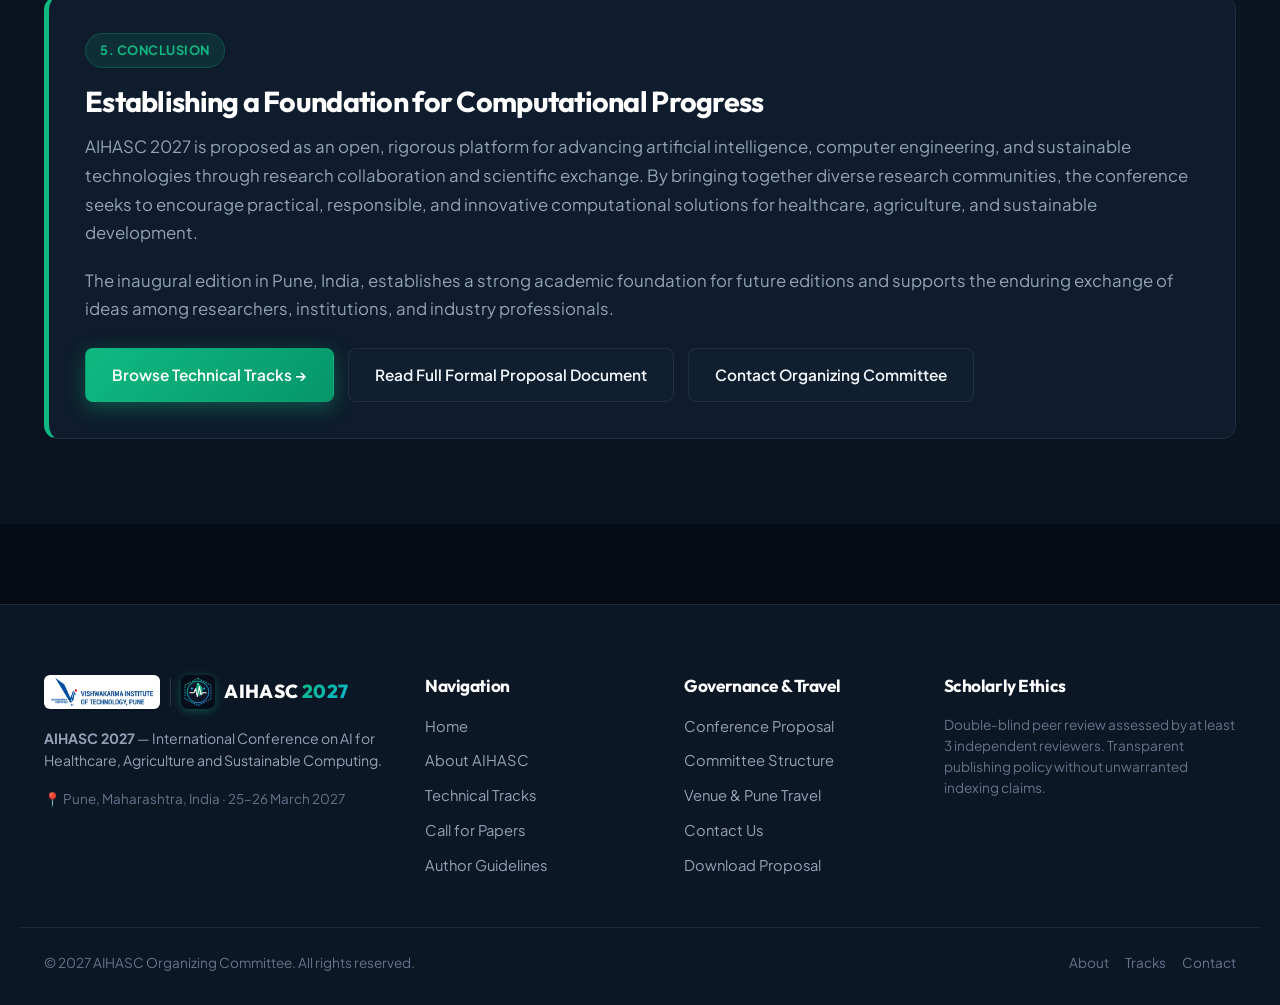
<file: about.html>
<!DOCTYPE html>
<html lang="en">
<head>
  <meta charset="UTF-8">
  <meta name="viewport" content="width=device-width, initial-scale=1.0">
  <title>About | AIHASC 2027 - International Conference on AI for Healthcare, Agriculture & Sustainable Computing</title>
  <meta name="description" content="Discover the background, 7 core objectives, UN SDG alignment, and expected outcomes of the inaugural AIHASC 2027 conference in Pune, India.">
  <link rel="icon" type="image/svg+xml" href="images/favicon.svg">
  <link rel="stylesheet" href="css/style.css">
</head>
<body>

    <!-- Top Announcement Bar -->
  <div class="top-ticker">
    <div class="container ticker-content">
      <div class="ticker-left">
        <span class="ticker-badge">📢 Call for Papers</span>
        <span>AIHASC 2027 · International Conference on AI for Healthcare, Agriculture &amp; Sustainable Computing</span>
      </div>
      <div class="ticker-items">
        <span class="ticker-item">🗓️ <strong>25–26 March 2027</strong></span>
        <span class="ticker-item">📍 <strong>Pune, India</strong></span>
        <span class="ticker-item">🔒 <strong>Double-Blind Peer Review</strong></span>
      </div>
    </div>
  </div>

  <!-- Header & Navigation -->
  <header class="site-header">
    <div class="container nav-wrapper">
      <a href="index.html" class="brand-link" aria-label="AIHASC 2027 Home">
        <div class="brand-vit-wrap">
          <img src="images/vit%20logo.png" alt="VIT Pune Logo" class="brand-vit-logo">
        </div>
        <div class="brand-divider" aria-hidden="true"></div>
        <img src="images/favicon.svg" alt="AIHASC 2027 Logo" class="brand-emblem">
        <div class="brand-text">
          <div class="brand-title">AIHASC <span class="brand-year">2027</span></div>
          <div class="brand-sub">AI · Health · Agriculture · Sustainability</div>
        </div>
      </a>

      <ul class="nav-menu">
        <li><a href="index.html" class="nav-link" data-page="index.html">Home</a></li>
        <li><a href="about.html" class="nav-link active" data-page="about.html">About</a></li>
        <li><a href="tracks.html" class="nav-link" data-page="tracks.html">Tracks</a></li>
        <li><a href="call-for-papers.html" class="nav-link" data-page="call-for-papers.html">Call for Papers</a></li>
        <li><a href="author-guidelines.html" class="nav-link" data-page="author-guidelines.html">Guidelines</a></li>
        <li><a href="committee.html" class="nav-link" data-page="committee.html">Committee</a></li>
        <li><a href="venue.html" class="nav-link" data-page="venue.html">Venue</a></li>
        <li><a href="contact.html" class="nav-link" data-page="contact.html">Contact</a></li>
      </ul>

      <div class="nav-actions">
        <button id="theme-toggle" class="theme-btn" aria-label="Toggle theme">☀️ Light</button>
        <a href="call-for-papers.html#submission" class="nav-cta">Submit Paper →</a>
        <button class="mobile-toggle" aria-label="Toggle navigation" aria-expanded="false">&#9776;</button>
      </div>
    </div>
  </header>

  <!-- Page Hero -->
  <section class="page-hero">
    <div class="container">
      <div class="breadcrumb">
        <a href="index.html">Home</a> <span>/</span> <span>About</span>
      </div>
      <h1>About AIHASC 2027</h1>
      <p class="page-hero-sub">
        International Conference on AI for Healthcare, Agriculture and Sustainable Computing · 25–26 March 2027 · Pune, Maharashtra, India · First Edition
      </p>
    </div>
  </section>

  <!-- Section 1: Introduction & Rationale -->
  <section class="section">
    <div class="container two-col">
      <div>
        <span class="badge-tag">1. Introduction &amp; Background</span>
        <h2>Catalyzing Global Research at the Nexus of AI, Health, and Sustainability</h2>
        <p>
          Artificial Intelligence and intelligent computing technologies are transforming healthcare, agriculture, industrial infrastructure, and environmental sustainability. Recent developments in machine learning, deep learning, generative AI, computer vision, the Internet of Things, and privacy-preserving computing offer opportunities to address complex societal and technological challenges.
        </p>
        <p>
          The <strong>International Conference on AI for Healthcare, Agriculture and Sustainable Computing (AIHASC 2027)</strong> is proposed as an international academic and professional forum to bring together researchers, academicians, industry experts, innovators, and students working in these areas. The conference will encourage interdisciplinary collaboration, scientific exchange, and the dissemination of high-quality research.
        </p>
        <p>
          The inaugural edition in Pune, India, establishes a strong academic foundation for future annual editions, providing a transparent, double-blind peer-reviewed setting for original engineering and computational discoveries.
        </p>
      </div>

      <div class="card" style="border-top:4px solid var(--emerald);">
        <h3 style="margin-bottom:14px;">Key Conference Highlights</h3>
        <ul class="list-check" style="font-size:0.95rem;">
          <li><strong>Theme:</strong> Advancing Intelligent Technologies for Healthcare, Agriculture and a Sustainable Future</li>
          <li><strong>Proposed Frequency:</strong> Annual recurring international series</li>
          <li><strong>Review Standard:</strong> Double-blind evaluation with minimum 3 independent expert reviewers per paper</li>
          <li><strong>Scope:</strong> 6 Thematic Technical Tracks spanning 54+ specialized sub-disciplines</li>
          <li><strong>Impact:</strong> Addressing critical real-world challenges across healthcare, agriculture, and sustainable systems</li>
        </ul>

        <div style="margin-top:20px;padding:16px;background:var(--bg-elevated);border-radius:var(--radius-sm);border:1px solid var(--border);">
          <div style="font-size:0.85rem;color:var(--text-muted);">
            💡 <strong>Conference Mission:</strong> To bridge theoretical computer science breakthroughs with tangible field implementations across medical clinics, agricultural fields, and energy grids.
          </div>
        </div>
      </div>
    </div>
  </section>

  <!-- Section 2: Objectives -->
  <section class="section section-alt">
    <div class="container">
      <div class="section-header">
        <span class="badge-tag badge-cyan">2. Core Objectives</span>
        <h2>Seven Strategic Conference Objectives</h2>
        <p>AIHASC 2027 is structured around seven institutional objectives guiding the organization, peer review, and academic dissemination.</p>
      </div>

      <div class="grid grid-3">
        <div class="card">
          <div class="card-icon">🚀</div>
          <h3>1. International Research Platform</h3>
          <p style="font-size:0.92rem;">To provide a premier international platform for presenting recent advances in artificial intelligence and computer engineering across theoretical and experimental fronts.</p>
        </div>

        <div class="card">
          <div class="card-icon">🧬</div>
          <h3>2. Health &amp; Agri Innovation</h3>
          <p style="font-size:0.92rem;">To encourage innovative AI applications in healthcare diagnostics, biomedical research, precision agriculture, and global food security solutions.</p>
        </div>

        <div class="card">
          <div class="card-icon">🌱</div>
          <h3>3. Green &amp; Sustainable Computing</h3>
          <p style="font-size:0.92rem;">To promote research in green computing, energy-efficient algorithms, carbon-aware architectures, sustainable digital infrastructure, and climate technologies.</p>
        </div>

        <div class="card">
          <div class="card-icon">🤝</div>
          <h3>4. Multi-Sector Collaboration</h3>
          <p style="font-size:0.92rem;">To facilitate active collaboration among universities, research institutions, tech industries, healthcare networks, and agricultural technology professionals.</p>
        </div>

        <div class="card">
          <div class="card-icon">🔒</div>
          <h3>5. Responsible &amp; Secure AI</h3>
          <p style="font-size:0.92rem;">To encourage responsible, secure, explainable, and privacy-preserving AI systems that respect user data rights and ethical standards.</p>
        </div>

        <div class="card">
          <div class="card-icon">🌐</div>
          <h3>6. Real-World Societal Impact</h3>
          <p style="font-size:0.92rem;">To support computational research and technological innovation directly addressing acute biomedical, agricultural, and environmental sustainability challenges.</p>
        </div>

        <div class="card" style="grid-column: 1 / -1; max-width:800px; margin:0 auto; text-align:center;">
          <div class="card-icon">📚</div>
          <h3>7. Transparent Peer Review &amp; Dissemination</h3>
          <p style="font-size:0.95rem;">To promote high-quality research dissemination through a transparent, rigorous double-blind peer-review process and suitable scholarly publication arrangements with established proceedings publishers.</p>
        </div>
      </div>
    </div>
  </section>

  <!-- Section 3: Who Should Participate -->
  <section class="section">
    <div class="container two-col">
      <div>
        <span class="badge-tag badge-cyan">3. Participants &amp; Audience</span>
        <h2>Who Should Participate?</h2>
        <p>AIHASC 2027 unites a diverse spectrum of global stakeholders:</p>
        <ul class="list-check">
          <li><strong>Faculty Members &amp; Academic Researchers:</strong> Sharing fundamental research, theoretical formulations, and mentoring scholars.</li>
          <li><strong>PhD Scholars &amp; Postgraduate Students:</strong> Presenting dissertation research, receiving expert peer feedback, and expanding professional networks.</li>
          <li><strong>AI, CS &amp; Computer Engineering Professionals:</strong> Exploring the deployment of state-of-the-art algorithms into production systems.</li>
          <li><strong>Healthcare &amp; Biomedical Researchers:</strong> Collaborating on clinical diagnostic algorithms, biomedical imaging, and medical AI.</li>
          <li><strong>Agricultural &amp; Sustainability Scientists:</strong> Applying computer vision, remote sensing, and robotics to farming challenges.</li>
          <li><strong>Industry Innovators &amp; Technology Entrepreneurs:</strong> Translating research prototypes into viable commercial and social products.</li>
        </ul>
      </div>

      <div class="card">
        <span class="badge-tag">4. Expected Outcomes</span>
        <h3>Impact &amp; Deliverables</h3>
        <ul class="list-check" style="font-size:0.92rem;">
          <li>Encourage dissemination of high-quality interdisciplinary research.</li>
          <li>Strengthen academic, healthcare, and industrial collaboration across Western India and globally.</li>
          <li>Promote practical AI applications addressing acute agricultural and biomedical challenges.</li>
          <li>Increase awareness and adoption of sustainable, carbon-aware, and responsible computing.</li>
          <li>Establish a solid academic and governance foundation for a recurring international conference series.</li>
          <li>Nurture long-term research partnerships, technology transfer, and joint grant applications.</li>
        </ul>
      </div>
    </div>
  </section>

  <!-- Section 5: Conclusion Callout -->
  <section class="section section-alt">
    <div class="container">
      <div class="card" style="border-left:5px solid var(--emerald);padding:36px;">
        <span class="badge-tag">5. Conclusion</span>
        <h2 style="font-size:1.8rem;margin-bottom:14px;">Establishing a Foundation for Computational Progress</h2>
        <p style="font-size:1.05rem;line-height:1.7;">
          AIHASC 2027 is proposed as an open, rigorous platform for advancing artificial intelligence, computer engineering, and sustainable technologies through research collaboration and scientific exchange. By bringing together diverse research communities, the conference seeks to encourage practical, responsible, and innovative computational solutions for healthcare, agriculture, and sustainable development.
        </p>
        <p style="font-size:1.05rem;line-height:1.7;margin-bottom:24px;">
          The inaugural edition in Pune, India, establishes a strong academic foundation for future editions and supports the enduring exchange of ideas among researchers, institutions, and industry professionals.
        </p>
        <div style="display:flex;gap:14px;flex-wrap:wrap;">
          <a href="tracks.html" class="btn btn-primary">Browse Technical Tracks →</a>
          <a href="proposal.html" class="btn btn-outline">Read Full Formal Proposal Document</a>
          <a href="contact.html" class="btn btn-outline">Contact Organizing Committee</a>
        </div>
      </div>
    </div>
  </section>

  <!-- Footer -->
  <footer class="site-footer">
    <div class="container footer-grid">
      <div class="footer-col">
        <a href="index.html" class="brand-link" style="margin-bottom:18px;">
          <div class="brand-vit-wrap">
            <img src="images/vit%20logo.png" alt="VIT Pune Logo" class="brand-vit-logo">
          </div>
          <div class="brand-divider" aria-hidden="true"></div>
          <img src="images/favicon.svg" alt="AIHASC 2027 Logo" class="brand-emblem">
          <div class="brand-text">
            <div class="brand-title" style="color:#ffffff;">AIHASC <span class="brand-year">2027</span></div>
            <div class="brand-sub">AI · Health · Agriculture · Sustainability</div>
          </div>
        </a>
        <p style="font-size:0.88rem;line-height:1.6;margin-bottom:16px;">
          <strong>AIHASC 2027</strong> — International Conference on AI for Healthcare, Agriculture and Sustainable Computing.
        </p>
        <div style="font-size:0.84rem;color:var(--text-dim);">
          📍 Pune, Maharashtra, India · 25–26 March 2027
        </div>
      </div>

      <div class="footer-col">
        <h4>Navigation</h4>
        <ul class="footer-links">
          <li><a href="index.html">Home</a></li>
          <li><a href="about.html">About AIHASC</a></li>
          <li><a href="tracks.html">Technical Tracks</a></li>
          <li><a href="call-for-papers.html">Call for Papers</a></li>
          <li><a href="author-guidelines.html">Author Guidelines</a></li>
        </ul>
      </div>

      <div class="footer-col">
        <h4>Governance &amp; Travel</h4>
        <ul class="footer-links">
          <li><a href="proposal.html">Conference Proposal</a></li>
          <li><a href="committee.html">Committee Structure</a></li>
          <li><a href="venue.html">Venue &amp; Pune Travel</a></li>
          <li><a href="contact.html">Contact Us</a></li>
          <li><a href="downloads/AIHASC_2027_Call_for_Papers_and_Conference_Proposal.docx" download>Download Proposal</a></li>
        </ul>
      </div>

      <div class="footer-col">
        <h4>Scholarly Ethics</h4>
        <p style="font-size:0.85rem;line-height:1.55;color:var(--text-dim);">
          Double-blind peer review assessed by at least 3 independent reviewers. Transparent publishing policy without unwarranted indexing claims.
        </p>
      </div>
    </div>

    <div class="container footer-bottom">
      <div>© 2027 AIHASC Organizing Committee. All rights reserved.</div>
      <div style="display:flex;gap:16px;">
        <a href="about.html" style="color:var(--text-dim);">About</a>
        <a href="tracks.html" style="color:var(--text-dim);">Tracks</a>
        <a href="contact.html" style="color:var(--text-dim);">Contact</a>
      </div>
    </div>
  </footer>

  <button id="back-to-top" class="back-to-top" aria-label="Back to top">↑</button>
  <script src="js/main.js"></script>
</body>
</html>
</file>
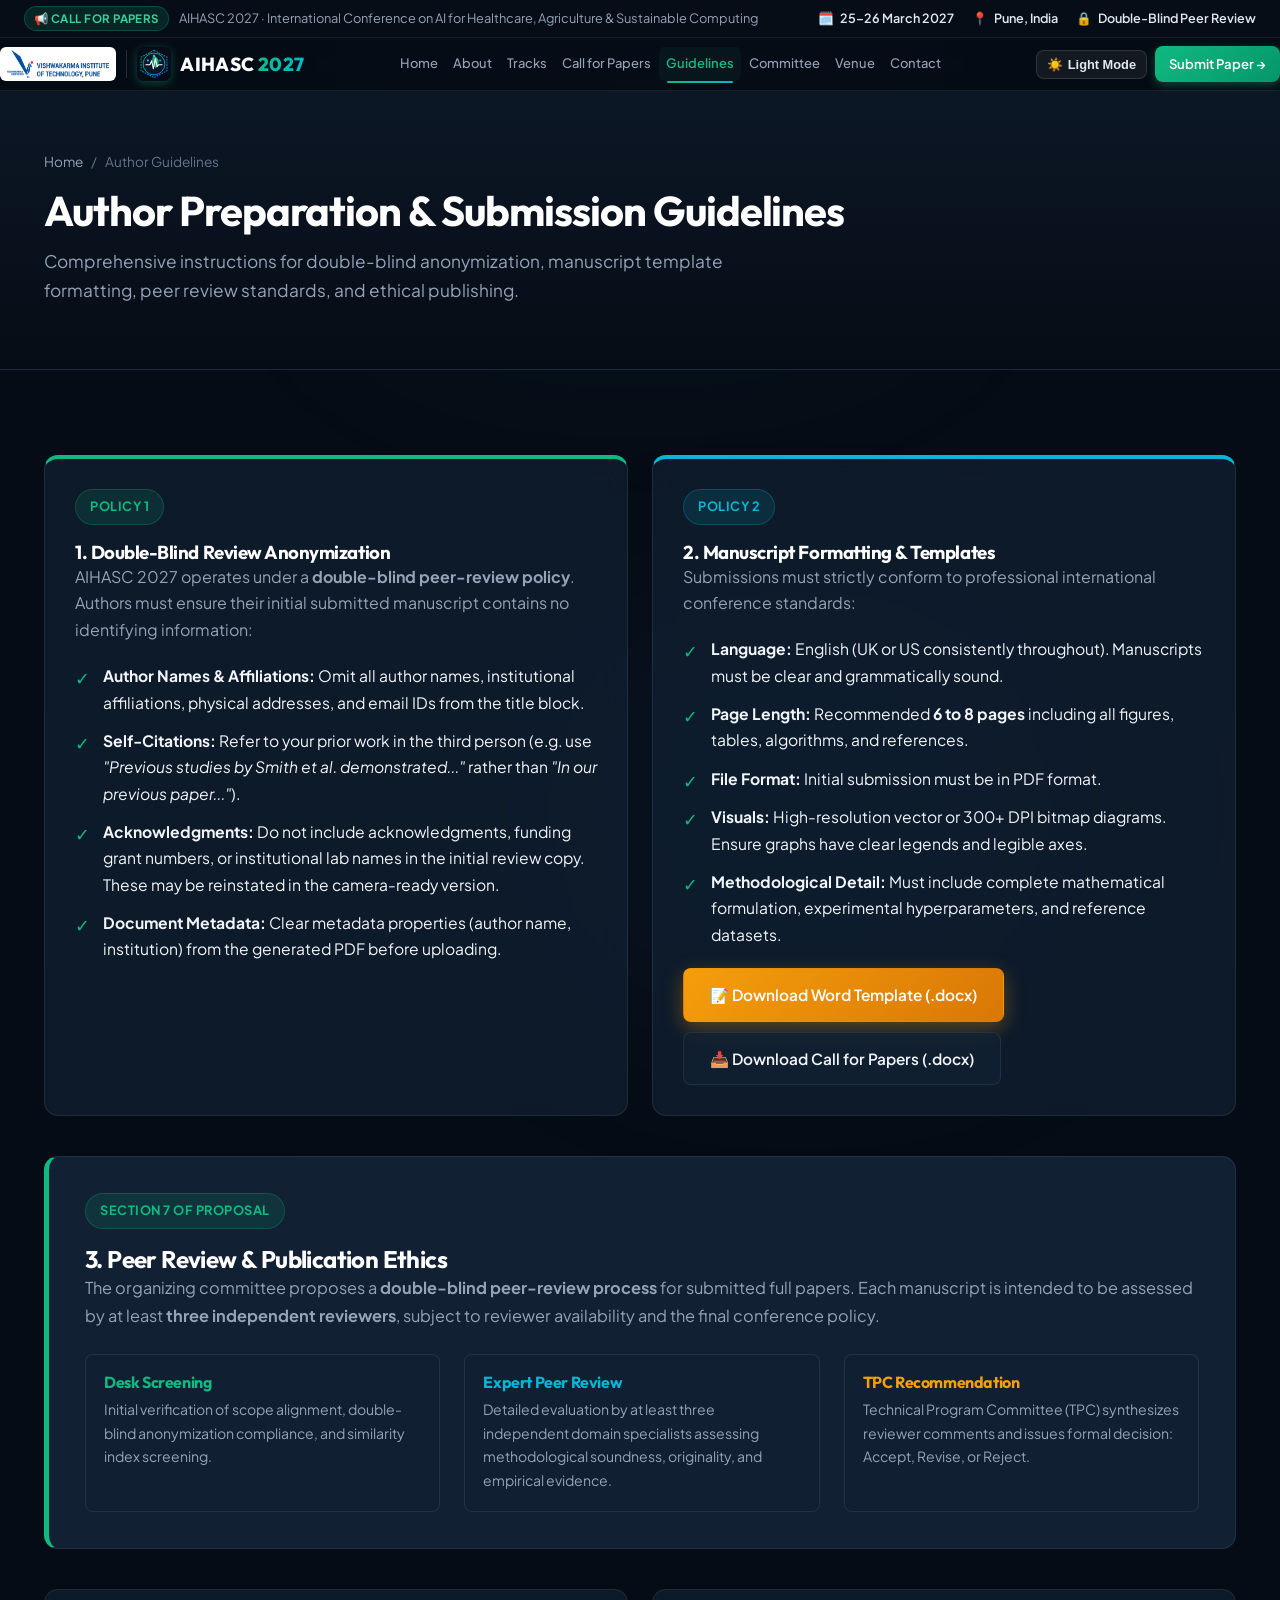
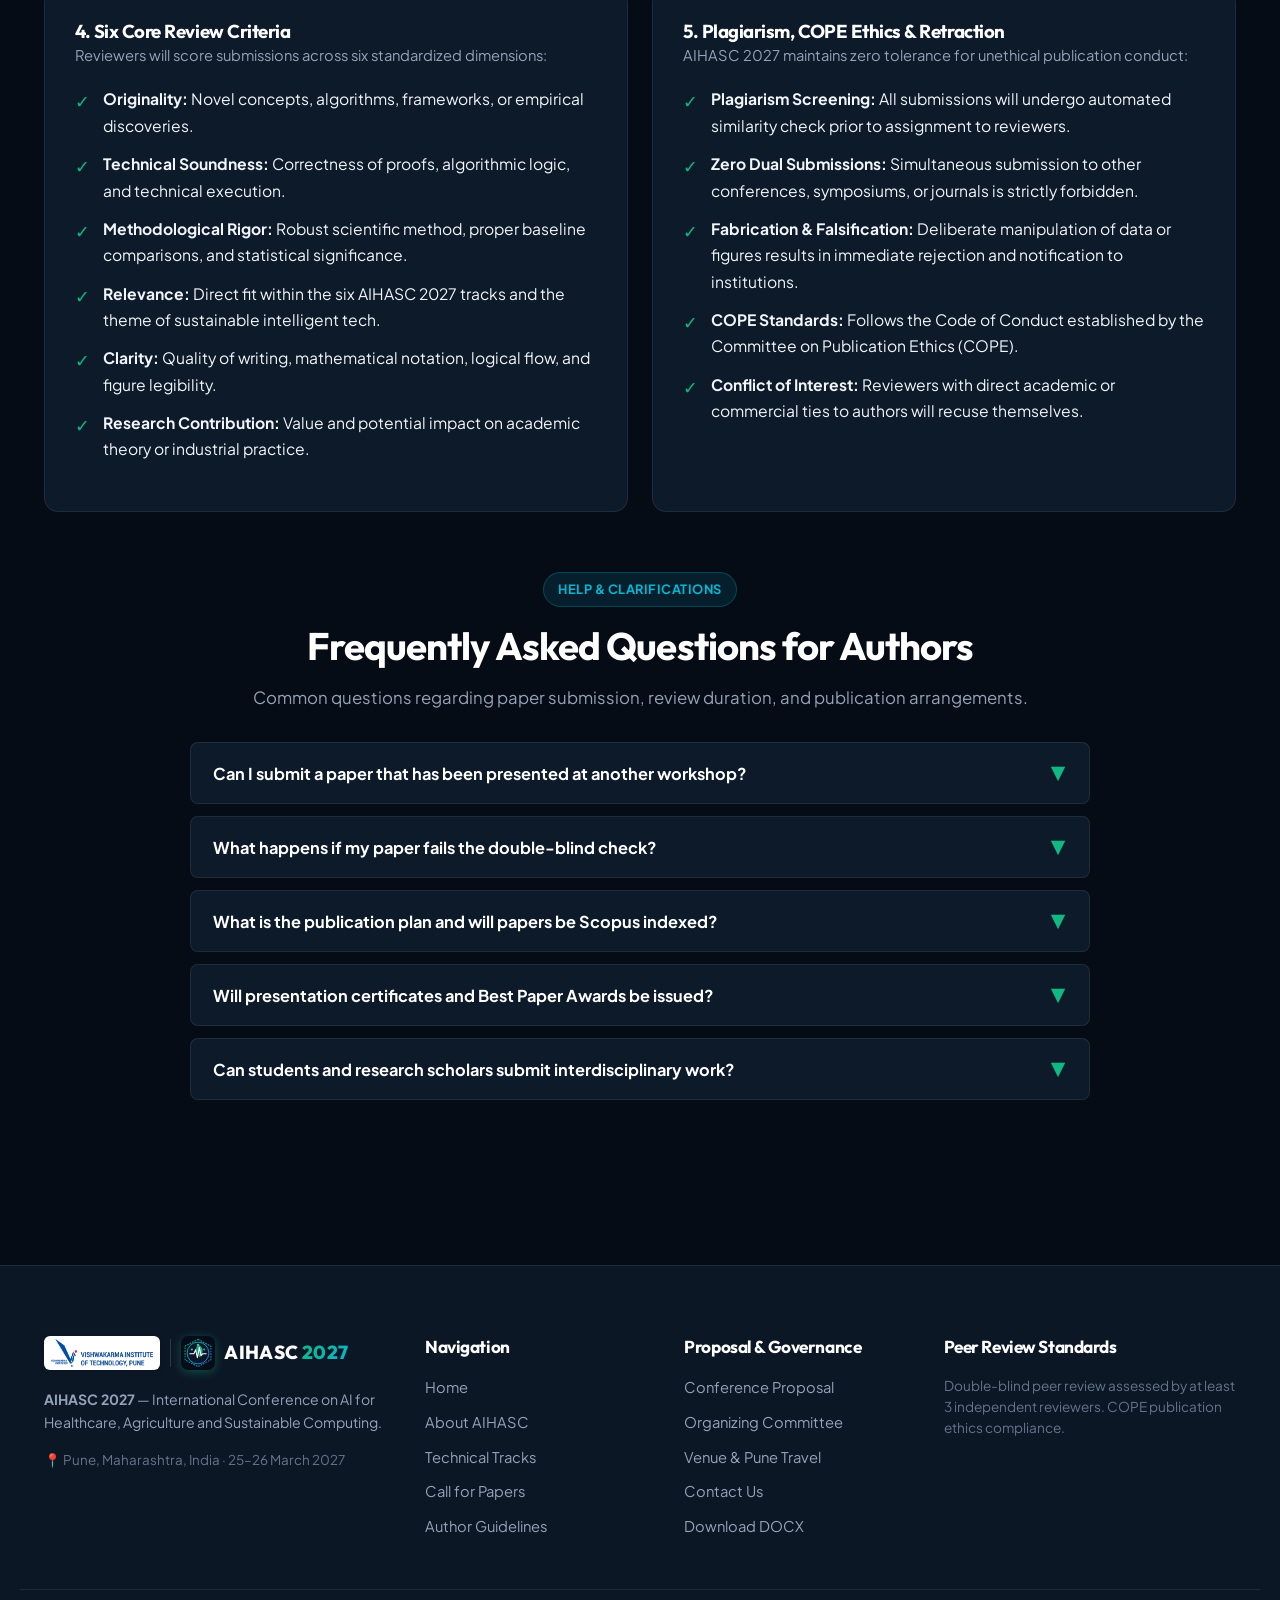
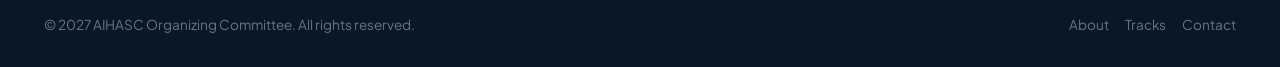
<file: author-guidelines.html>
<!DOCTYPE html>
<html lang="en">
<head>
  <meta charset="UTF-8">
  <meta name="viewport" content="width=device-width, initial-scale=1.0">
  <title>Author Preparation & Guidelines | AIHASC 2027</title>
  <meta name="description" content="Comprehensive author guidelines for AIHASC 2027: double-blind anonymization rules, manuscript formatting, 3-reviewer evaluation criteria, and ethics policies.">
  <link rel="icon" type="image/svg+xml" href="images/favicon.svg">
  <link rel="stylesheet" href="css/style.css">
</head>
<body>

    <!-- Top Announcement Bar -->
  <div class="top-ticker">
    <div class="container ticker-content">
      <div class="ticker-left">
        <span class="ticker-badge">📢 Call for Papers</span>
        <span>AIHASC 2027 · International Conference on AI for Healthcare, Agriculture &amp; Sustainable Computing</span>
      </div>
      <div class="ticker-items">
        <span class="ticker-item">🗓️ <strong>25–26 March 2027</strong></span>
        <span class="ticker-item">📍 <strong>Pune, India</strong></span>
        <span class="ticker-item">🔒 <strong>Double-Blind Peer Review</strong></span>
      </div>
    </div>
  </div>

  <!-- Header & Navigation -->
  <header class="site-header">
    <div class="container nav-wrapper">
      <a href="index.html" class="brand-link" aria-label="AIHASC 2027 Home">
        <div class="brand-vit-wrap">
          <img src="images/vit%20logo.png" alt="VIT Pune Logo" class="brand-vit-logo">
        </div>
        <div class="brand-divider" aria-hidden="true"></div>
        <img src="images/favicon.svg" alt="AIHASC 2027 Logo" class="brand-emblem">
        <div class="brand-text">
          <div class="brand-title">AIHASC <span class="brand-year">2027</span></div>
          <div class="brand-sub">AI · Health · Agriculture · Sustainability</div>
        </div>
      </a>

      <ul class="nav-menu">
        <li><a href="index.html" class="nav-link" data-page="index.html">Home</a></li>
        <li><a href="about.html" class="nav-link" data-page="about.html">About</a></li>
        <li><a href="tracks.html" class="nav-link" data-page="tracks.html">Tracks</a></li>
        <li><a href="call-for-papers.html" class="nav-link" data-page="call-for-papers.html">Call for Papers</a></li>
        <li><a href="author-guidelines.html" class="nav-link active" data-page="author-guidelines.html">Guidelines</a></li>
        <li><a href="committee.html" class="nav-link" data-page="committee.html">Committee</a></li>
        <li><a href="venue.html" class="nav-link" data-page="venue.html">Venue</a></li>
        <li><a href="contact.html" class="nav-link" data-page="contact.html">Contact</a></li>
      </ul>

      <div class="nav-actions">
        <button id="theme-toggle" class="theme-btn" aria-label="Toggle theme">☀️ Light</button>
        <a href="call-for-papers.html#submission" class="nav-cta">Submit Paper →</a>
        <button class="mobile-toggle" aria-label="Toggle navigation" aria-expanded="false">&#9776;</button>
      </div>
    </div>
  </header>

  <!-- Page Hero -->
  <section class="page-hero">
    <div class="container">
      <div class="breadcrumb">
        <a href="index.html">Home</a> <span>/</span> <span>Author Guidelines</span>
      </div>
      <h1>Author Preparation &amp; Submission Guidelines</h1>
      <p class="page-hero-sub">
        Comprehensive instructions for double-blind anonymization, manuscript template formatting, peer review standards, and ethical publishing.
      </p>
    </div>
  </section>

  <!-- Core Guidelines Grid -->
  <section class="section">
    <div class="container">
      <div class="grid grid-2" style="margin-bottom:40px;">

        <!-- 1. Double-Blind Anonymization -->
        <div class="card" style="border-top:4px solid var(--emerald);">
          <span class="badge-tag">Policy 1</span>
          <h3>1. Double-Blind Review Anonymization</h3>
          <p>
            AIHASC 2027 operates under a <strong>double-blind peer-review policy</strong>. Authors must ensure their initial submitted manuscript contains no identifying information:
          </p>
          <ul class="list-check">
            <li><strong>Author Names &amp; Affiliations:</strong> Omit all author names, institutional affiliations, physical addresses, and email IDs from the title block.</li>
            <li><strong>Self-Citations:</strong> Refer to your prior work in the third person (e.g. use <em>"Previous studies by Smith et al. demonstrated..."</em> rather than <em>"In our previous paper..."</em>).</li>
            <li><strong>Acknowledgments:</strong> Do not include acknowledgments, funding grant numbers, or institutional lab names in the initial review copy. These may be reinstated in the camera-ready version.</li>
            <li><strong>Document Metadata:</strong> Clear metadata properties (author name, institution) from the generated PDF before uploading.</li>
          </ul>
        </div>

        <!-- 2. Manuscript Formatting Rules -->
        <div class="card" style="border-top:4px solid var(--cyan);">
          <span class="badge-tag badge-cyan">Policy 2</span>
          <h3>2. Manuscript Formatting &amp; Templates</h3>
          <p>
            Submissions must strictly conform to professional international conference standards:
          </p>
          <ul class="list-check">
            <li><strong>Language:</strong> English (UK or US consistently throughout). Manuscripts must be clear and grammatically sound.</li>
            <li><strong>Page Length:</strong> Recommended <strong>6 to 8 pages</strong> including all figures, tables, algorithms, and references.</li>
            <li><strong>File Format:</strong> Initial submission must be in PDF format.</li>
            <li><strong>Visuals:</strong> High-resolution vector or 300+ DPI bitmap diagrams. Ensure graphs have clear legends and legible axes.</li>
            <li><strong>Methodological Detail:</strong> Must include complete mathematical formulation, experimental hyperparameters, and reference datasets.</li>
          </ul>

          <div style="margin-top:20px;display:flex;gap:10px;flex-wrap:wrap;">
            <a href="downloads/conference-template-a4.docx" class="btn btn-amber" download>📝 Download Word Template (.docx)</a>
            <a href="downloads/AIHASC_2027_Call_for_Papers_and_Conference_Proposal.docx" class="btn btn-outline" download>📥 Download Call for Papers (.docx)</a>
          </div>
        </div>

      </div>

      <!-- Peer Review & 3-Reviewer Evaluation Standard -->
      <div class="card" style="margin-bottom:40px;background:var(--bg-elevated);border-left:5px solid var(--emerald);padding:36px;">
        <span class="badge-tag">Section 7 of Proposal</span>
        <h2>3. Peer Review &amp; Publication Ethics</h2>
        <p style="font-size:1.02rem;line-height:1.7;">
          The organizing committee proposes a <strong>double-blind peer-review process</strong> for submitted full papers. Each manuscript is intended to be assessed by at least <strong>three independent reviewers</strong>, subject to reviewer availability and the final conference policy.
        </p>

        <div class="grid grid-3" style="margin-top:24px;">
          <div style="background:var(--bg-card);padding:18px;border-radius:var(--radius-sm);border:1px solid var(--border);">
            <h4 style="color:var(--emerald);margin-bottom:6px;">Desk Screening</h4>
            <p style="font-size:0.88rem;margin-bottom:0;">Initial verification of scope alignment, double-blind anonymization compliance, and similarity index screening.</p>
          </div>
          <div style="background:var(--bg-card);padding:18px;border-radius:var(--radius-sm);border:1px solid var(--border);">
            <h4 style="color:var(--cyan);margin-bottom:6px;">Expert Peer Review</h4>
            <p style="font-size:0.88rem;margin-bottom:0;">Detailed evaluation by at least three independent domain specialists assessing methodological soundness, originality, and empirical evidence.</p>
          </div>
          <div style="background:var(--bg-card);padding:18px;border-radius:var(--radius-sm);border:1px solid var(--border);">
            <h4 style="color:var(--amber);margin-bottom:6px;">TPC Recommendation</h4>
            <p style="font-size:0.88rem;margin-bottom:0;">Technical Program Committee (TPC) synthesizes reviewer comments and issues formal decision: Accept, Revise, or Reject.</p>
          </div>
        </div>
      </div>

      <!-- Review Criteria & Plagiarism Details -->
      <div class="grid grid-2" style="margin-bottom:40px;">
        <div class="card">
          <h3>4. Six Core Review Criteria</h3>
          <p style="font-size:0.92rem;">Reviewers will score submissions across six standardized dimensions:</p>
          <ul class="list-check" style="font-size:0.92rem;">
            <li><strong>Originality:</strong> Novel concepts, algorithms, frameworks, or empirical discoveries.</li>
            <li><strong>Technical Soundness:</strong> Correctness of proofs, algorithmic logic, and technical execution.</li>
            <li><strong>Methodological Rigor:</strong> Robust scientific method, proper baseline comparisons, and statistical significance.</li>
            <li><strong>Relevance:</strong> Direct fit within the six AIHASC 2027 tracks and the theme of sustainable intelligent tech.</li>
            <li><strong>Clarity:</strong> Quality of writing, mathematical notation, logical flow, and figure legibility.</li>
            <li><strong>Research Contribution:</strong> Value and potential impact on academic theory or industrial practice.</li>
          </ul>
        </div>

        <div class="card">
          <h3>5. Plagiarism, COPE Ethics &amp; Retraction</h3>
          <p style="font-size:0.92rem;">AIHASC 2027 maintains zero tolerance for unethical publication conduct:</p>
          <ul class="list-check" style="font-size:0.92rem;">
            <li><strong>Plagiarism Screening:</strong> All submissions will undergo automated similarity check prior to assignment to reviewers.</li>
            <li><strong>Zero Dual Submissions:</strong> Simultaneous submission to other conferences, symposiums, or journals is strictly forbidden.</li>
            <li><strong>Fabrication &amp; Falsification:</strong> Deliberate manipulation of data or figures results in immediate rejection and notification to institutions.</li>
            <li><strong>COPE Standards:</strong> Follows the Code of Conduct established by the Committee on Publication Ethics (COPE).</li>
            <li><strong>Conflict of Interest:</strong> Reviewers with direct academic or commercial ties to authors will recuse themselves.</li>
          </ul>
        </div>
      </div>

      <!-- Author Frequently Asked Questions (Accordion) -->
      <div class="section-header" style="margin-top:60px;margin-bottom:30px;">
        <span class="badge-tag badge-cyan">Help &amp; Clarifications</span>
        <h2>Frequently Asked Questions for Authors</h2>
        <p>Common questions regarding paper submission, review duration, and publication arrangements.</p>
      </div>

      <div class="accordion" style="max-width:900px;margin:0 auto;">

        <div class="acc-item">
          <button class="acc-btn">
            <span>Can I submit a paper that has been presented at another workshop?</span>
            <span class="acc-icon">▼</span>
          </button>
          <div class="acc-body">
            <p>
              No. AIHASC 2027 requires that all submissions be completely original and unpublished. If a preliminary idea was discussed in an informal, non-archival workshop, the manuscript submitted to AIHASC must present substantial novel contributions, comprehensive experimental results, and thorough evaluation.
            </p>
          </div>
        </div>

        <div class="acc-item">
          <button class="acc-btn">
            <span>What happens if my paper fails the double-blind check?</span>
            <span class="acc-icon">▼</span>
          </button>
          <div class="acc-body">
            <p>
              Manuscripts that overtly disclose author identities, institutional affiliations, or grant acknowledgments in the initial review draft will be returned to the authors for immediate redaction or may be desk-rejected if the double-blind integrity cannot be preserved.
            </p>
          </div>
        </div>

        <div class="acc-item">
          <button class="acc-btn">
            <span>What is the publication plan and will papers be Scopus indexed?</span>
            <span class="acc-icon">▼</span>
          </button>
          <div class="acc-body">
            <p>
              The organizers intend to explore publication of selected accepted papers through a suitable established conference proceedings publisher. The final publication route will depend on the publisher's evaluation, acceptance of the proceedings proposal, manuscript quality, and compliance with its requirements. <strong>Scopus indexing is not guaranteed</strong>, and any indexing statements will be communicated transparently only after official publisher verification.
            </p>
          </div>
        </div>

        <div class="acc-item">
          <button class="acc-btn">
            <span>Will presentation certificates and Best Paper Awards be issued?</span>
            <span class="acc-icon">▼</span>
          </button>
          <div class="acc-body">
            <p>
              Yes. All registered and presented papers will receive official Certificates of Presentation. Additionally, the Technical Program Committee will evaluate oral presentations and technical scores to confer prestigious Best Paper Awards during the Valedictory session.
            </p>
          </div>
        </div>

        <div class="acc-item">
          <button class="acc-btn">
            <span>Can students and research scholars submit interdisciplinary work?</span>
            <span class="acc-icon">▼</span>
          </button>
          <div class="acc-body">
            <p>
              Yes! AIHASC 2027 strongly encourages undergraduate, postgraduate, and PhD scholars to submit their original work. Interdisciplinary studies combining computer engineering with agricultural, healthcare, or green energy solutions are especially welcome.
            </p>
          </div>
        </div>

      </div>

    </div>
  </section>

  <!-- Footer -->
  <footer class="site-footer">
    <div class="container footer-grid">
      <div class="footer-col">
        <a href="index.html" class="brand-link" style="margin-bottom:18px;">
          <div class="brand-vit-wrap">
            <img src="images/vit%20logo.png" alt="VIT Pune Logo" class="brand-vit-logo">
          </div>
          <div class="brand-divider" aria-hidden="true"></div>
          <img src="images/favicon.svg" alt="AIHASC 2027 Logo" class="brand-emblem">
          <div class="brand-text">
            <div class="brand-title" style="color:#ffffff;">AIHASC <span class="brand-year">2027</span></div>
            <div class="brand-sub">AI · Health · Agriculture · Sustainability</div>
          </div>
        </a>
        <p style="font-size:0.88rem;line-height:1.6;margin-bottom:16px;">
          <strong>AIHASC 2027</strong> — International Conference on AI for Healthcare, Agriculture and Sustainable Computing.
        </p>
        <div style="font-size:0.84rem;color:var(--text-dim);">
          📍 Pune, Maharashtra, India · 25–26 March 2027
        </div>
      </div>

      <div class="footer-col">
        <h4>Navigation</h4>
        <ul class="footer-links">
          <li><a href="index.html">Home</a></li>
          <li><a href="about.html">About AIHASC</a></li>
          <li><a href="tracks.html">Technical Tracks</a></li>
          <li><a href="call-for-papers.html">Call for Papers</a></li>
          <li><a href="author-guidelines.html">Author Guidelines</a></li>
        </ul>
      </div>

      <div class="footer-col">
        <h4>Proposal &amp; Governance</h4>
        <ul class="footer-links">
          <li><a href="proposal.html">Conference Proposal</a></li>
          <li><a href="committee.html">Organizing Committee</a></li>
          <li><a href="venue.html">Venue &amp; Pune Travel</a></li>
          <li><a href="contact.html">Contact Us</a></li>
          <li><a href="downloads/AIHASC_2027_Call_for_Papers_and_Conference_Proposal.docx" download>Download DOCX</a></li>
        </ul>
      </div>

      <div class="footer-col">
        <h4>Peer Review Standards</h4>
        <p style="font-size:0.85rem;line-height:1.55;color:var(--text-dim);">
          Double-blind peer review assessed by at least 3 independent reviewers. COPE publication ethics compliance.
        </p>
      </div>
    </div>

    <div class="container footer-bottom">
      <div>© 2027 AIHASC Organizing Committee. All rights reserved.</div>
      <div style="display:flex;gap:16px;">
        <a href="about.html" style="color:var(--text-dim);">About</a>
        <a href="tracks.html" style="color:var(--text-dim);">Tracks</a>
        <a href="contact.html" style="color:var(--text-dim);">Contact</a>
      </div>
    </div>
  </footer>

  <button id="back-to-top" class="back-to-top" aria-label="Back to top">↑</button>
  <script src="js/main.js"></script>
</body>
</html>
</file>
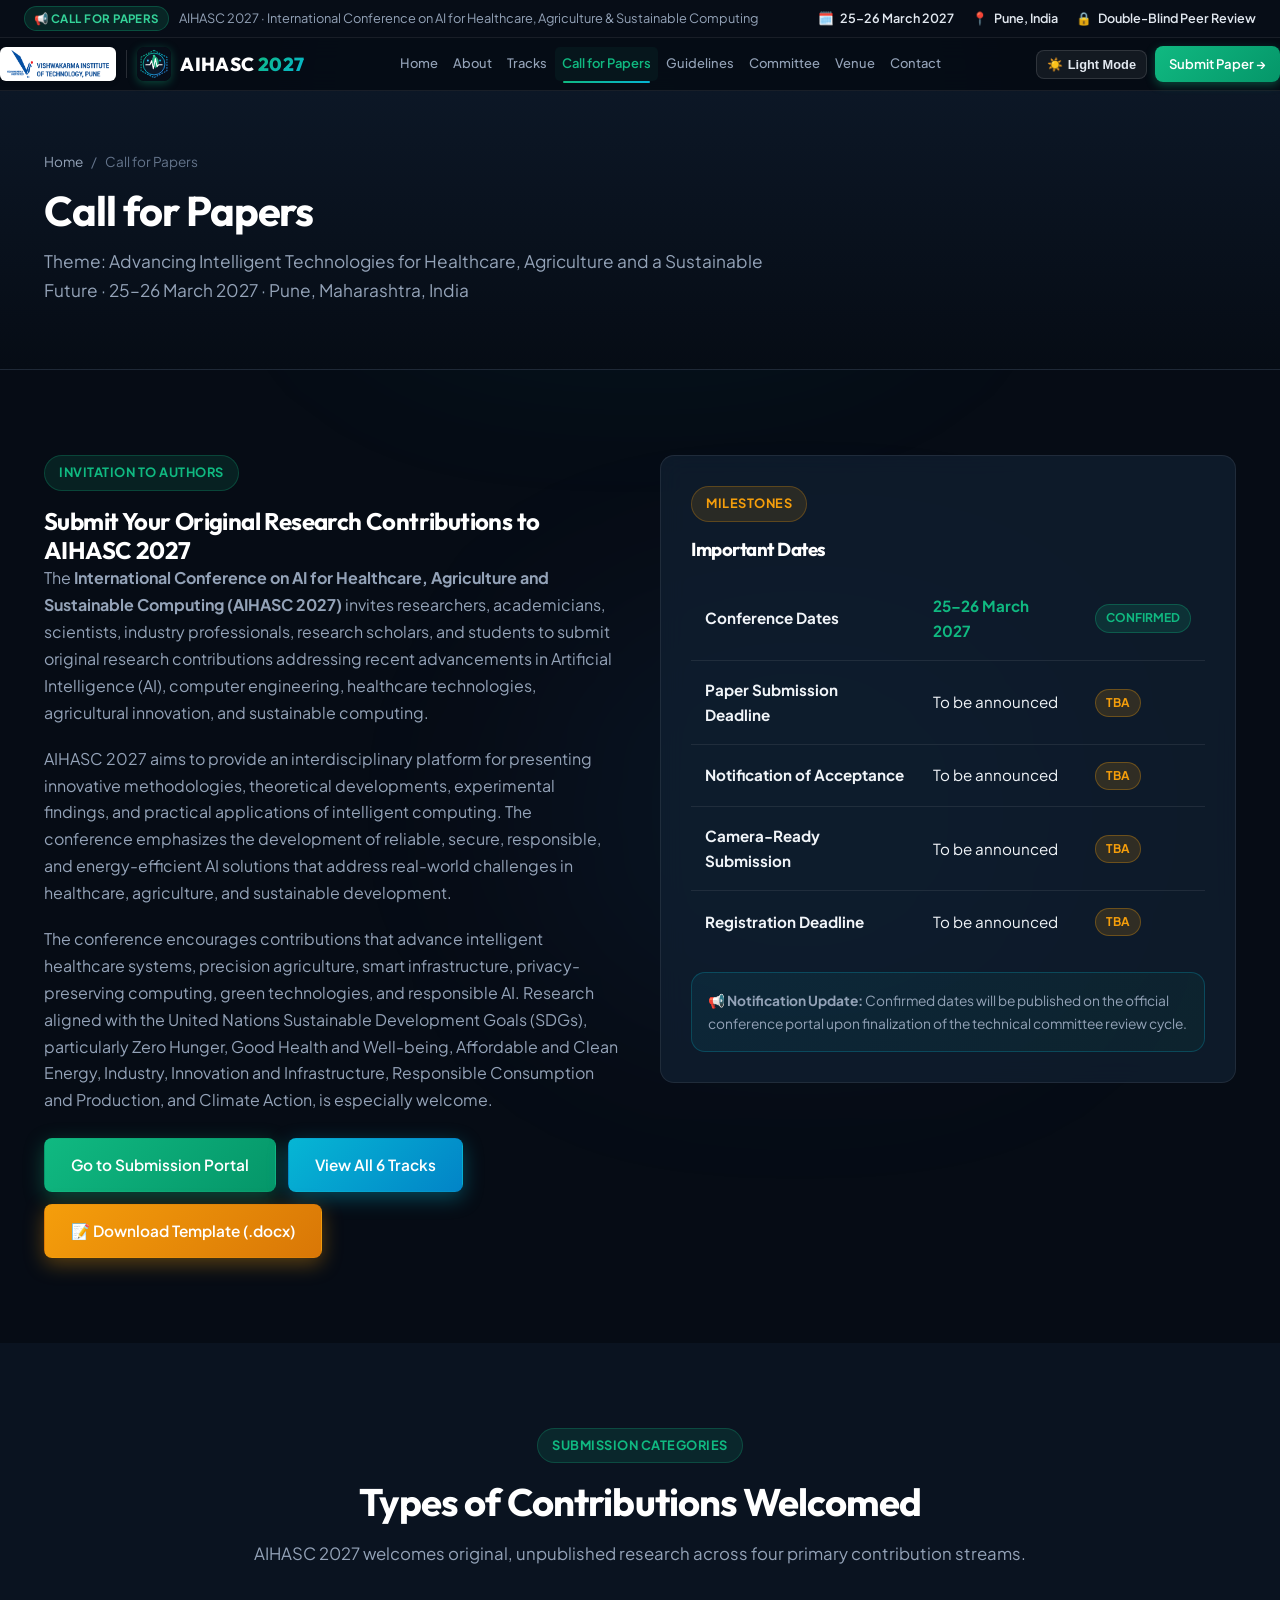
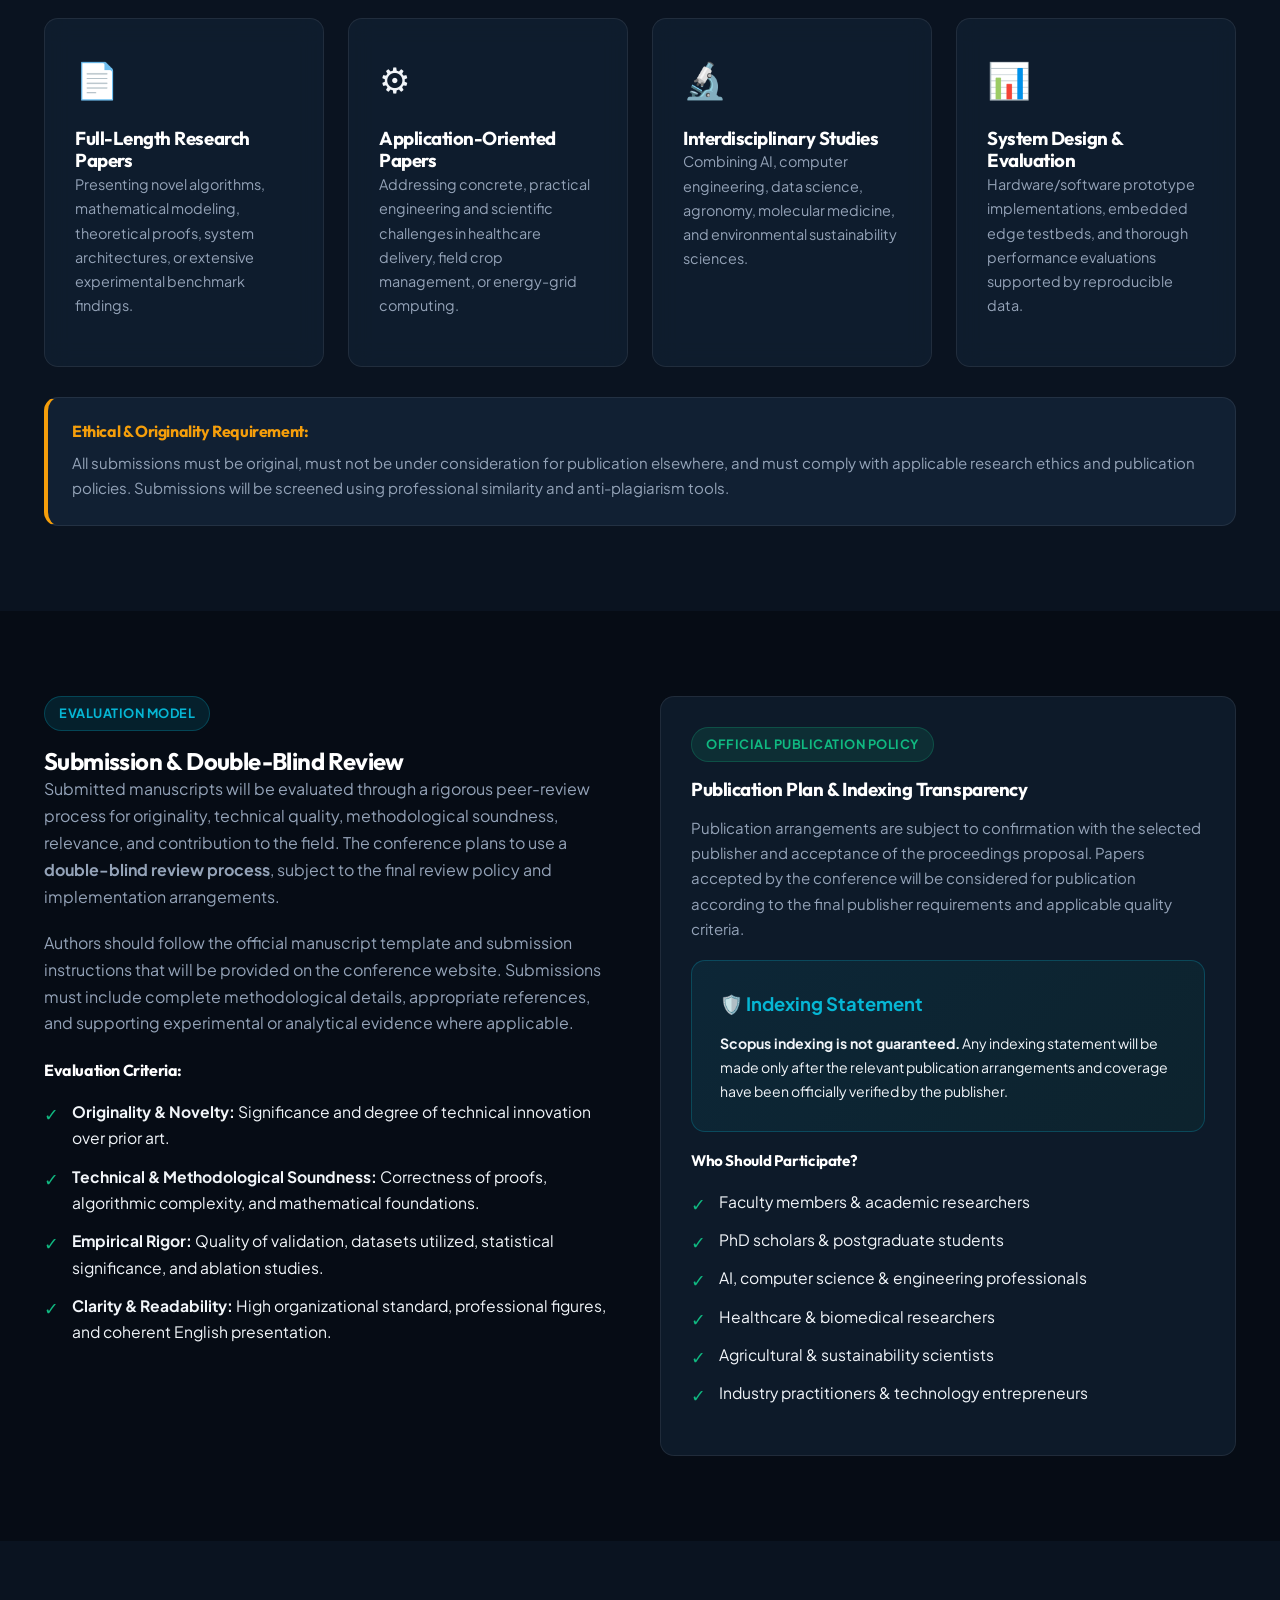
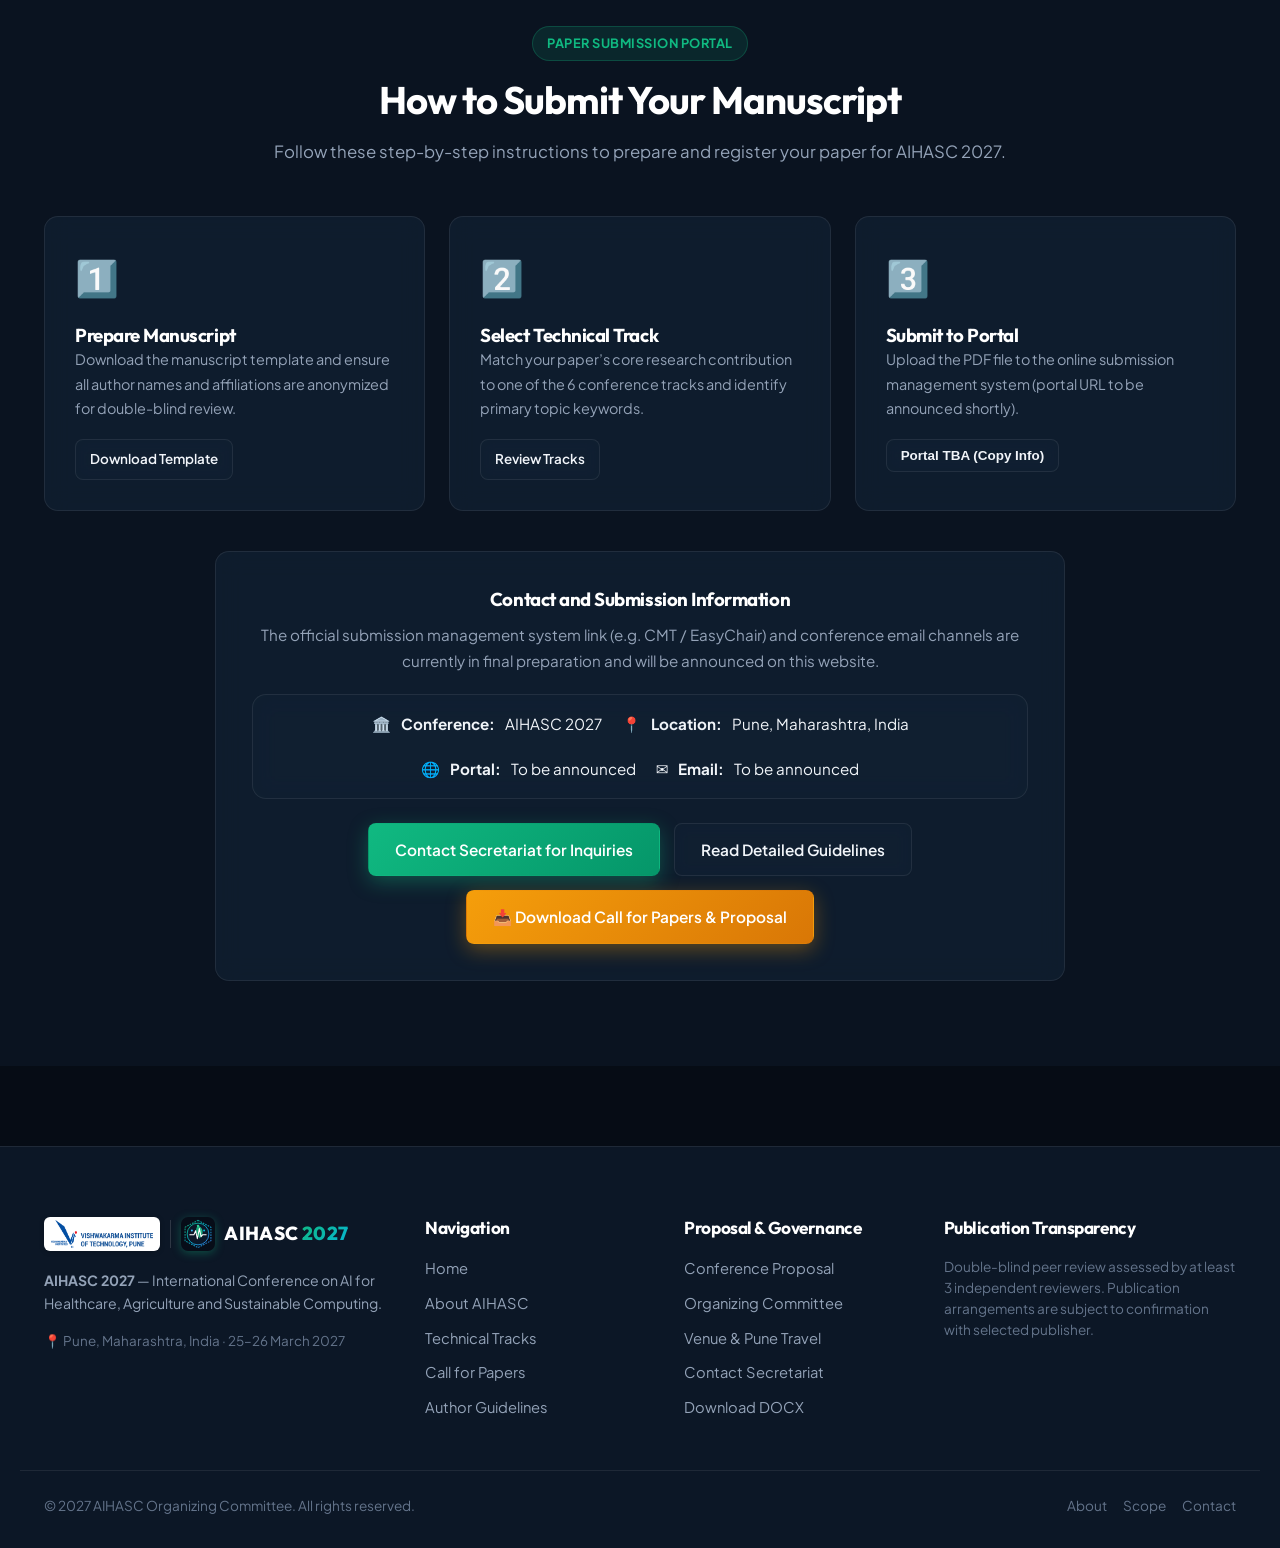
<file: call-for-papers.html>
<!DOCTYPE html>
<html lang="en">
<head>
  <meta charset="UTF-8">
  <meta name="viewport" content="width=device-width, initial-scale=1.0">
  <title>Call for Papers | AIHASC 2027 - International Conference</title>
  <meta name="description" content="Official Call for Papers for AIHASC 2027. Types of contributions, peer review process, important dates, publication policy, and manuscript templates.">
  <link rel="icon" type="image/svg+xml" href="images/favicon.svg">
  <link rel="stylesheet" href="css/style.css">
</head>
<body>

    <!-- Top Announcement Bar -->
  <div class="top-ticker">
    <div class="container ticker-content">
      <div class="ticker-left">
        <span class="ticker-badge">📢 Call for Papers</span>
        <span>AIHASC 2027 · International Conference on AI for Healthcare, Agriculture &amp; Sustainable Computing</span>
      </div>
      <div class="ticker-items">
        <span class="ticker-item">🗓️ <strong>25–26 March 2027</strong></span>
        <span class="ticker-item">📍 <strong>Pune, India</strong></span>
        <span class="ticker-item">🔒 <strong>Double-Blind Peer Review</strong></span>
      </div>
    </div>
  </div>

  <!-- Header & Navigation -->
  <header class="site-header">
    <div class="container nav-wrapper">
      <a href="index.html" class="brand-link" aria-label="AIHASC 2027 Home">
        <div class="brand-vit-wrap">
          <img src="images/vit%20logo.png" alt="VIT Pune Logo" class="brand-vit-logo">
        </div>
        <div class="brand-divider" aria-hidden="true"></div>
        <img src="images/favicon.svg" alt="AIHASC 2027 Logo" class="brand-emblem">
        <div class="brand-text">
          <div class="brand-title">AIHASC <span class="brand-year">2027</span></div>
          <div class="brand-sub">AI · Health · Agriculture · Sustainability</div>
        </div>
      </a>

      <ul class="nav-menu">
        <li><a href="index.html" class="nav-link" data-page="index.html">Home</a></li>
        <li><a href="about.html" class="nav-link" data-page="about.html">About</a></li>
        <li><a href="tracks.html" class="nav-link" data-page="tracks.html">Tracks</a></li>
        <li><a href="call-for-papers.html" class="nav-link active" data-page="call-for-papers.html">Call for Papers</a></li>
        <li><a href="author-guidelines.html" class="nav-link" data-page="author-guidelines.html">Guidelines</a></li>
        <li><a href="committee.html" class="nav-link" data-page="committee.html">Committee</a></li>
        <li><a href="venue.html" class="nav-link" data-page="venue.html">Venue</a></li>
        <li><a href="contact.html" class="nav-link" data-page="contact.html">Contact</a></li>
      </ul>

      <div class="nav-actions">
        <button id="theme-toggle" class="theme-btn" aria-label="Toggle theme">☀️ Light</button>
        <a href="call-for-papers.html#submission" class="nav-cta">Submit Paper →</a>
        <button class="mobile-toggle" aria-label="Toggle navigation" aria-expanded="false">&#9776;</button>
      </div>
    </div>
  </header>

  <!-- Page Hero -->
  <section class="page-hero">
    <div class="container">
      <div class="breadcrumb">
        <a href="index.html">Home</a> <span>/</span> <span>Call for Papers</span>
      </div>
      <h1>Call for Papers</h1>
      <p class="page-hero-sub">
        Theme: Advancing Intelligent Technologies for Healthcare, Agriculture and a Sustainable Future · 25–26 March 2027 · Pune, Maharashtra, India
      </p>
    </div>
  </section>

  <!-- Overview & Invitation -->
  <section class="section">
    <div class="container two-col">
      <div>
        <span class="badge-tag">Invitation to Authors</span>
        <h2>Submit Your Original Research Contributions to AIHASC 2027</h2>
        <p>
          The <strong>International Conference on AI for Healthcare, Agriculture and Sustainable Computing (AIHASC 2027)</strong> invites researchers, academicians, scientists, industry professionals, research scholars, and students to submit original research contributions addressing recent advancements in Artificial Intelligence (AI), computer engineering, healthcare technologies, agricultural innovation, and sustainable computing.
        </p>
        <p>
          AIHASC 2027 aims to provide an interdisciplinary platform for presenting innovative methodologies, theoretical developments, experimental findings, and practical applications of intelligent computing. The conference emphasizes the development of reliable, secure, responsible, and energy-efficient AI solutions that address real-world challenges in healthcare, agriculture, and sustainable development.
        </p>
        <p>
          The conference encourages contributions that advance intelligent healthcare systems, precision agriculture, smart infrastructure, privacy-preserving computing, green technologies, and responsible AI. Research aligned with the United Nations Sustainable Development Goals (SDGs), particularly Zero Hunger, Good Health and Well-being, Affordable and Clean Energy, Industry, Innovation and Infrastructure, Responsible Consumption and Production, and Climate Action, is especially welcome.
        </p>

        <div style="margin-top:24px;display:flex;gap:12px;flex-wrap:wrap;">
          <a href="#submission" class="btn btn-primary">Go to Submission Portal</a>
          <a href="tracks.html" class="btn btn-cyan">View All 6 Tracks</a>
          <a href="downloads/conference-template-a4.docx" class="btn btn-amber" download>📝 Download Template (.docx)</a>
        </div>
      </div>

      <!-- Important Dates Card -->
      <div class="card" id="dates">
        <span class="badge-tag badge-amber">Milestones</span>
        <h3 style="margin-bottom:16px;">Important Dates</h3>
        <table class="dates-table">
          <tr>
            <td><strong>Conference Dates</strong></td>
            <td><strong style="color:var(--emerald);">25–26 March 2027</strong></td>
            <td><span class="date-status status-confirmed">Confirmed</span></td>
          </tr>
          <tr>
            <td><strong>Paper Submission Deadline</strong></td>
            <td>To be announced</td>
            <td><span class="date-status status-tba">TBA</span></td>
          </tr>
          <tr>
            <td><strong>Notification of Acceptance</strong></td>
            <td>To be announced</td>
            <td><span class="date-status status-tba">TBA</span></td>
          </tr>
          <tr>
            <td><strong>Camera-Ready Submission</strong></td>
            <td>To be announced</td>
            <td><span class="date-status status-tba">TBA</span></td>
          </tr>
          <tr>
            <td><strong>Registration Deadline</strong></td>
            <td>To be announced</td>
            <td><span class="date-status status-tba">TBA</span></td>
          </tr>
        </table>

        <div class="notice-box" style="margin-top:20px;padding:16px;">
          <div style="font-size:0.86rem;color:var(--text-muted);">
            📢 <strong>Notification Update:</strong> Confirmed dates will be published on the official conference portal upon finalization of the technical committee review cycle.
          </div>
        </div>
      </div>
    </div>
  </section>

  <!-- Types of Contributions -->
  <section class="section section-alt">
    <div class="container">
      <div class="section-header">
        <span class="badge-tag">Submission Categories</span>
        <h2>Types of Contributions Welcomed</h2>
        <p>AIHASC 2027 welcomes original, unpublished research across four primary contribution streams.</p>
      </div>

      <div class="grid grid-4">
        <div class="card">
          <div class="card-icon">📄</div>
          <h3>Full-Length Research Papers</h3>
          <p style="font-size:0.9rem;">Presenting novel algorithms, mathematical modeling, theoretical proofs, system architectures, or extensive experimental benchmark findings.</p>
        </div>

        <div class="card">
          <div class="card-icon">⚙️</div>
          <h3>Application-Oriented Papers</h3>
          <p style="font-size:0.9rem;">Addressing concrete, practical engineering and scientific challenges in healthcare delivery, field crop management, or energy-grid computing.</p>
        </div>

        <div class="card">
          <div class="card-icon">🔬</div>
          <h3>Interdisciplinary Studies</h3>
          <p style="font-size:0.9rem;">Combining AI, computer engineering, data science, agronomy, molecular medicine, and environmental sustainability sciences.</p>
        </div>

        <div class="card">
          <div class="card-icon">📊</div>
          <h3>System Design &amp; Evaluation</h3>
          <p style="font-size:0.9rem;">Hardware/software prototype implementations, embedded edge testbeds, and thorough performance evaluations supported by reproducible data.</p>
        </div>
      </div>

      <div class="card" style="margin-top:30px;background:var(--bg-elevated);border-left:4px solid var(--amber);padding:24px;">
        <h4 style="margin-bottom:8px;color:var(--amber);">Ethical &amp; Originality Requirement:</h4>
        <p style="margin-bottom:0;font-size:0.94rem;">
          All submissions must be original, must not be under consideration for publication elsewhere, and must comply with applicable research ethics and publication policies. Submissions will be screened using professional similarity and anti-plagiarism tools.
        </p>
      </div>
    </div>
  </section>

  <!-- Submission & Review Process -->
  <section class="section">
    <div class="container two-col">
      <div>
        <span class="badge-tag badge-cyan">Evaluation Model</span>
        <h2>Submission &amp; Double-Blind Review</h2>
        <p>
          Submitted manuscripts will be evaluated through a rigorous peer-review process for originality, technical quality, methodological soundness, relevance, and contribution to the field. The conference plans to use a <strong>double-blind review process</strong>, subject to the final review policy and implementation arrangements.
        </p>
        <p>
          Authors should follow the official manuscript template and submission instructions that will be provided on the conference website. Submissions must include complete methodological details, appropriate references, and supporting experimental or analytical evidence where applicable.
        </p>

        <h4 style="margin-top:24px;margin-bottom:12px;">Evaluation Criteria:</h4>
        <ul class="list-check">
          <li><strong>Originality &amp; Novelty:</strong> Significance and degree of technical innovation over prior art.</li>
          <li><strong>Technical &amp; Methodological Soundness:</strong> Correctness of proofs, algorithmic complexity, and mathematical foundations.</li>
          <li><strong>Empirical Rigor:</strong> Quality of validation, datasets utilized, statistical significance, and ablation studies.</li>
          <li><strong>Clarity &amp; Readability:</strong> High organizational standard, professional figures, and coherent English presentation.</li>
        </ul>
      </div>

      <div class="card">
        <span class="badge-tag">Official Publication Policy</span>
        <h3 style="margin-bottom:14px;">Publication Plan &amp; Indexing Transparency</h3>
        <p style="font-size:0.94rem;">
          Publication arrangements are subject to confirmation with the selected publisher and acceptance of the proceedings proposal. Papers accepted by the conference will be considered for publication according to the final publisher requirements and applicable quality criteria.
        </p>

        <div class="notice-box" style="margin-top:16px;">
          <div class="notice-box-title">🛡️ Indexing Statement</div>
          <p style="font-size:0.88rem;color:var(--text-main);margin-bottom:0;">
            <strong>Scopus indexing is not guaranteed.</strong> Any indexing statement will be made only after the relevant publication arrangements and coverage have been officially verified by the publisher.
          </p>
        </div>

        <h4 style="margin-top:20px;font-size:0.95rem;margin-bottom:8px;">Who Should Participate?</h4>
        <ul class="list-check" style="font-size:0.88rem;">
          <li>Faculty members &amp; academic researchers</li>
          <li>PhD scholars &amp; postgraduate students</li>
          <li>AI, computer science &amp; engineering professionals</li>
          <li>Healthcare &amp; biomedical researchers</li>
          <li>Agricultural &amp; sustainability scientists</li>
          <li>Industry practitioners &amp; technology entrepreneurs</li>
        </ul>
      </div>
    </div>
  </section>

  <!-- Submission Portal Placeholder Section -->
  <section class="section section-alt" id="submission">
    <div class="container">
      <div class="section-header">
        <span class="badge-tag">Paper Submission Portal</span>
        <h2>How to Submit Your Manuscript</h2>
        <p>Follow these step-by-step instructions to prepare and register your paper for AIHASC 2027.</p>
      </div>

      <div class="grid grid-3" style="margin-bottom:40px;">
        <div class="card">
          <div class="card-icon">1️⃣</div>
          <h3>Prepare Manuscript</h3>
          <p style="font-size:0.9rem;">Download the manuscript template and ensure all author names and affiliations are anonymized for double-blind review.</p>
          <a href="downloads/conference-template-a4.docx" class="btn btn-outline" style="padding:8px 14px;font-size:0.84rem;" download>Download Template</a>
        </div>

        <div class="card">
          <div class="card-icon">2️⃣</div>
          <h3>Select Technical Track</h3>
          <p style="font-size:0.9rem;">Match your paper’s core research contribution to one of the 6 conference tracks and identify primary topic keywords.</p>
          <a href="tracks.html" class="btn btn-outline" style="padding:8px 14px;font-size:0.84rem;">Review Tracks</a>
        </div>

        <div class="card">
          <div class="card-icon">3️⃣</div>
          <h3>Submit to Portal</h3>
          <p style="font-size:0.9rem;">Upload the PDF file to the online submission management system (portal URL to be announced shortly).</p>
          <button class="btn btn-outline" style="padding:8px 14px;font-size:0.84rem;" onclick="copyConferenceCitation()">Portal TBA (Copy Info)</button>
        </div>
      </div>

      <!-- Submission Info Summary Card -->
      <div class="card" style="max-width:850px;margin:0 auto;text-align:center;padding:36px;">
        <h3 style="margin-bottom:12px;">Contact and Submission Information</h3>
        <p style="font-size:0.95rem;color:var(--text-muted);margin-bottom:20px;">
          The official submission management system link (e.g. CMT / EasyChair) and conference email channels are currently in final preparation and will be announced on this website.
        </p>

        <div class="hero-meta-bar" style="justify-content:center;margin-bottom:24px;">
          <div class="hero-meta-item">
            <span>🏛️</span> <strong>Conference:</strong> AIHASC 2027
          </div>
          <div class="hero-meta-item">
            <span>📍</span> <strong>Location:</strong> Pune, Maharashtra, India
          </div>
          <div class="hero-meta-item">
            <span>🌐</span> <strong>Portal:</strong> To be announced
          </div>
          <div class="hero-meta-item">
            <span>✉️</span> <strong>Email:</strong> To be announced
          </div>
        </div>

        <div style="display:flex;justify-content:center;gap:14px;flex-wrap:wrap;">
          <a href="contact.html" class="btn btn-primary">Contact Secretariat for Inquiries</a>
          <a href="author-guidelines.html" class="btn btn-outline">Read Detailed Guidelines</a>
          <a href="downloads/AIHASC_2027_Call_for_Papers_and_Conference_Proposal.docx" class="btn btn-amber" download>📥 Download Call for Papers &amp; Proposal</a>
        </div>
      </div>
    </div>
  </section>

  <!-- Footer -->
  <footer class="site-footer">
    <div class="container footer-grid">
      <div class="footer-col">
        <a href="index.html" class="brand-link" style="margin-bottom:18px;">
          <div class="brand-vit-wrap">
            <img src="images/vit%20logo.png" alt="VIT Pune Logo" class="brand-vit-logo">
          </div>
          <div class="brand-divider" aria-hidden="true"></div>
          <img src="images/favicon.svg" alt="AIHASC 2027 Logo" class="brand-emblem">
          <div class="brand-text">
            <div class="brand-title" style="color:#ffffff;">AIHASC <span class="brand-year">2027</span></div>
            <div class="brand-sub">AI · Health · Agriculture · Sustainability</div>
          </div>
        </a>
        <p style="font-size:0.88rem;line-height:1.6;margin-bottom:16px;">
          <strong>AIHASC 2027</strong> — International Conference on AI for Healthcare, Agriculture and Sustainable Computing.
        </p>
        <div style="font-size:0.84rem;color:var(--text-dim);">
          📍 Pune, Maharashtra, India · 25–26 March 2027
        </div>
      </div>

      <div class="footer-col">
        <h4>Navigation</h4>
        <ul class="footer-links">
          <li><a href="index.html">Home</a></li>
          <li><a href="about.html">About AIHASC</a></li>
          <li><a href="tracks.html">Technical Tracks</a></li>
          <li><a href="call-for-papers.html">Call for Papers</a></li>
          <li><a href="author-guidelines.html">Author Guidelines</a></li>
        </ul>
      </div>

      <div class="footer-col">
        <h4>Proposal &amp; Governance</h4>
        <ul class="footer-links">
          <li><a href="proposal.html">Conference Proposal</a></li>
          <li><a href="committee.html">Organizing Committee</a></li>
          <li><a href="venue.html">Venue &amp; Pune Travel</a></li>
          <li><a href="contact.html">Contact Secretariat</a></li>
          <li><a href="downloads/AIHASC_2027_Call_for_Papers_and_Conference_Proposal.docx" download>Download DOCX</a></li>
        </ul>
      </div>

      <div class="footer-col">
        <h4>Publication Transparency</h4>
        <p style="font-size:0.85rem;line-height:1.55;color:var(--text-dim);">
          Double-blind peer review assessed by at least 3 independent reviewers. Publication arrangements are subject to confirmation with selected publisher.
        </p>
      </div>
    </div>

    <div class="container footer-bottom">
      <div>© 2027 AIHASC Organizing Committee. All rights reserved.</div>
      <div style="display:flex;gap:16px;">
        <a href="about.html" style="color:var(--text-dim);">About</a>
        <a href="tracks.html" style="color:var(--text-dim);">Scope</a>
        <a href="contact.html" style="color:var(--text-dim);">Contact</a>
      </div>
    </div>
  </footer>

  <button id="back-to-top" class="back-to-top" aria-label="Back to top">↑</button>
  <script src="js/main.js"></script>
</body>
</html>
</file>
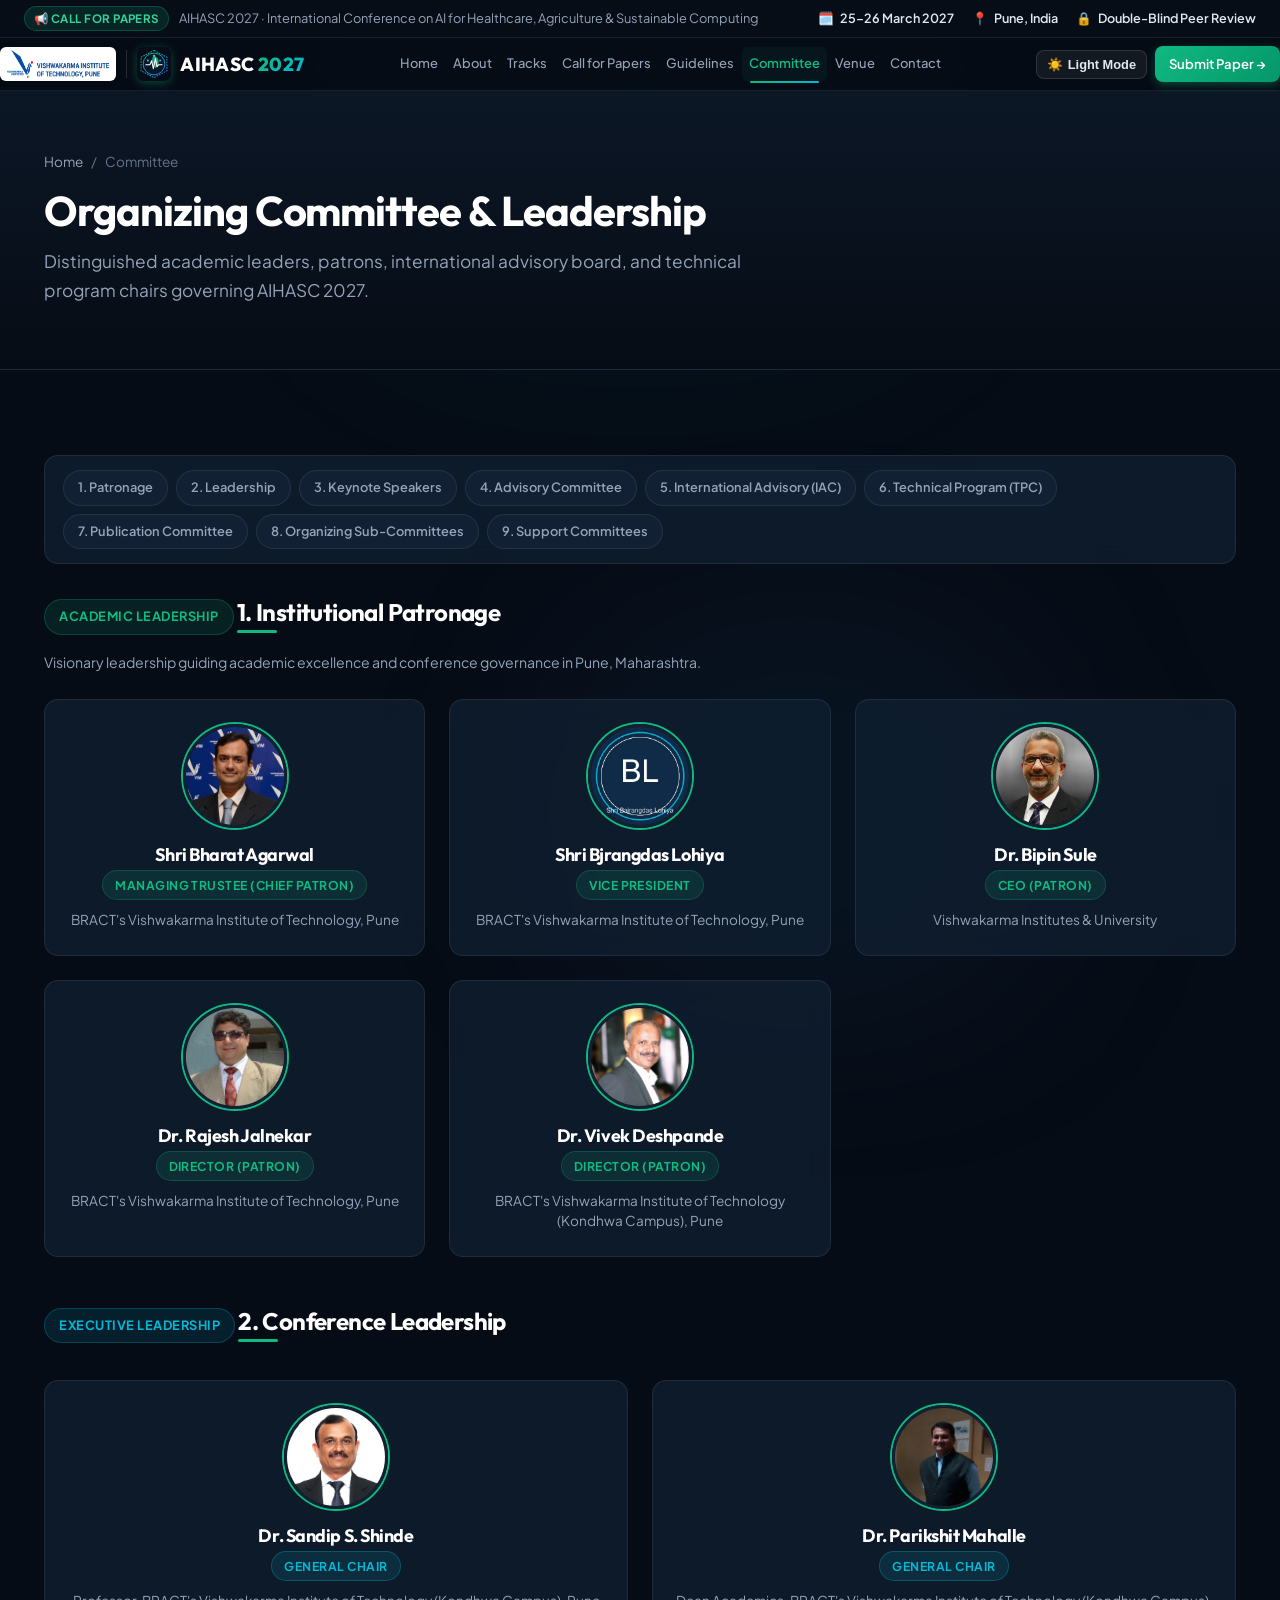
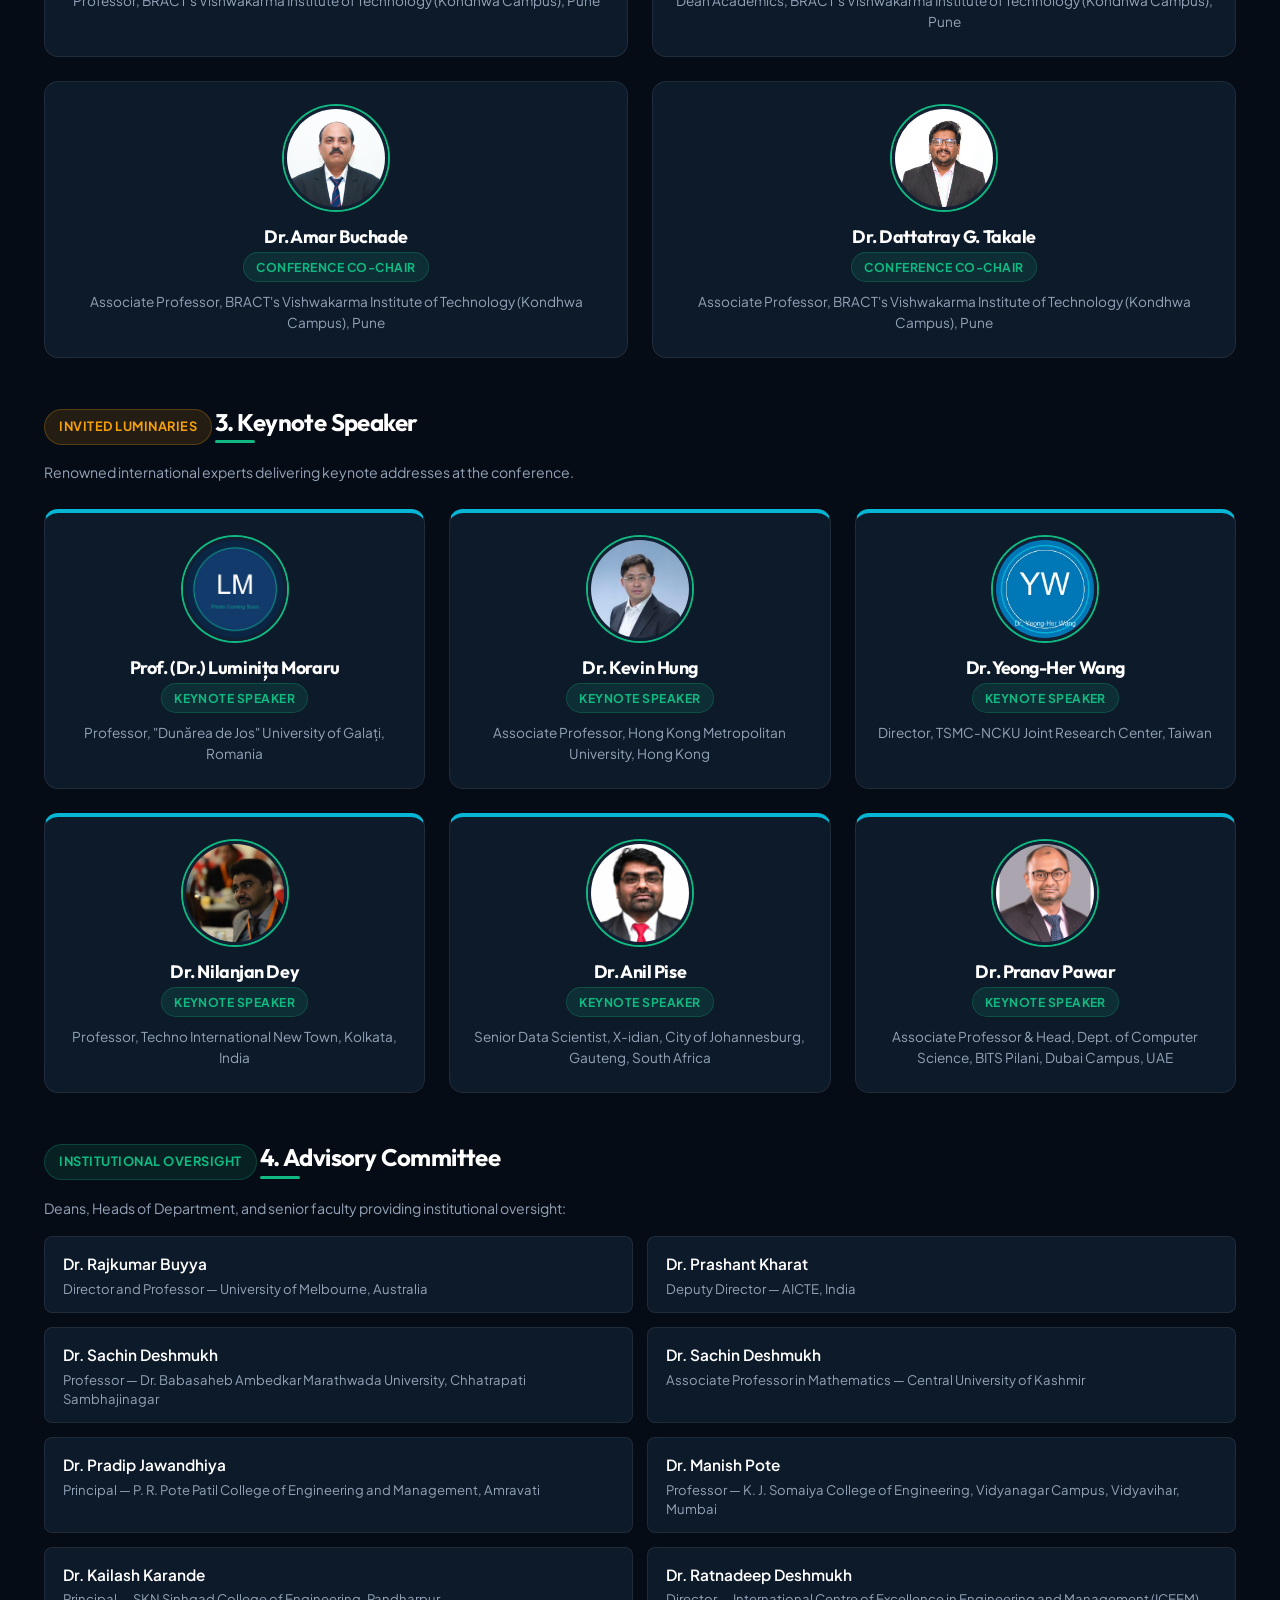
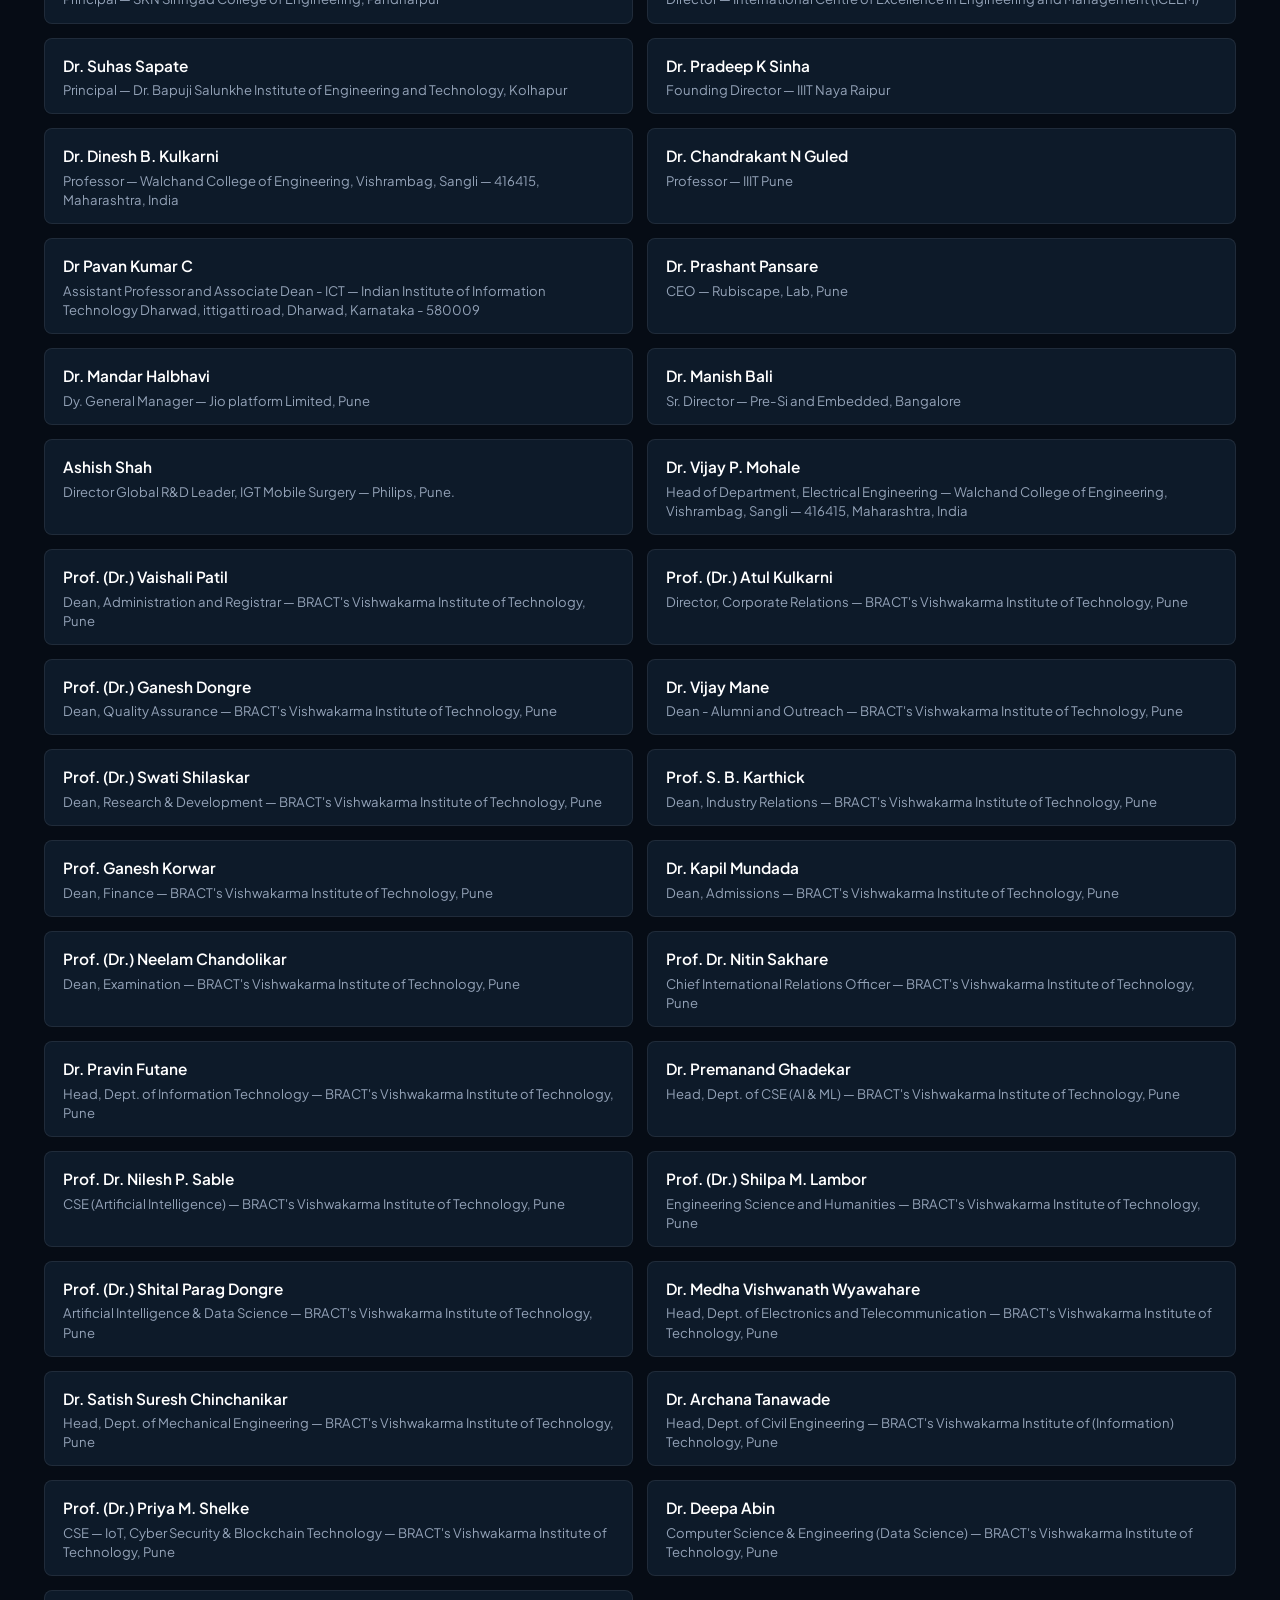
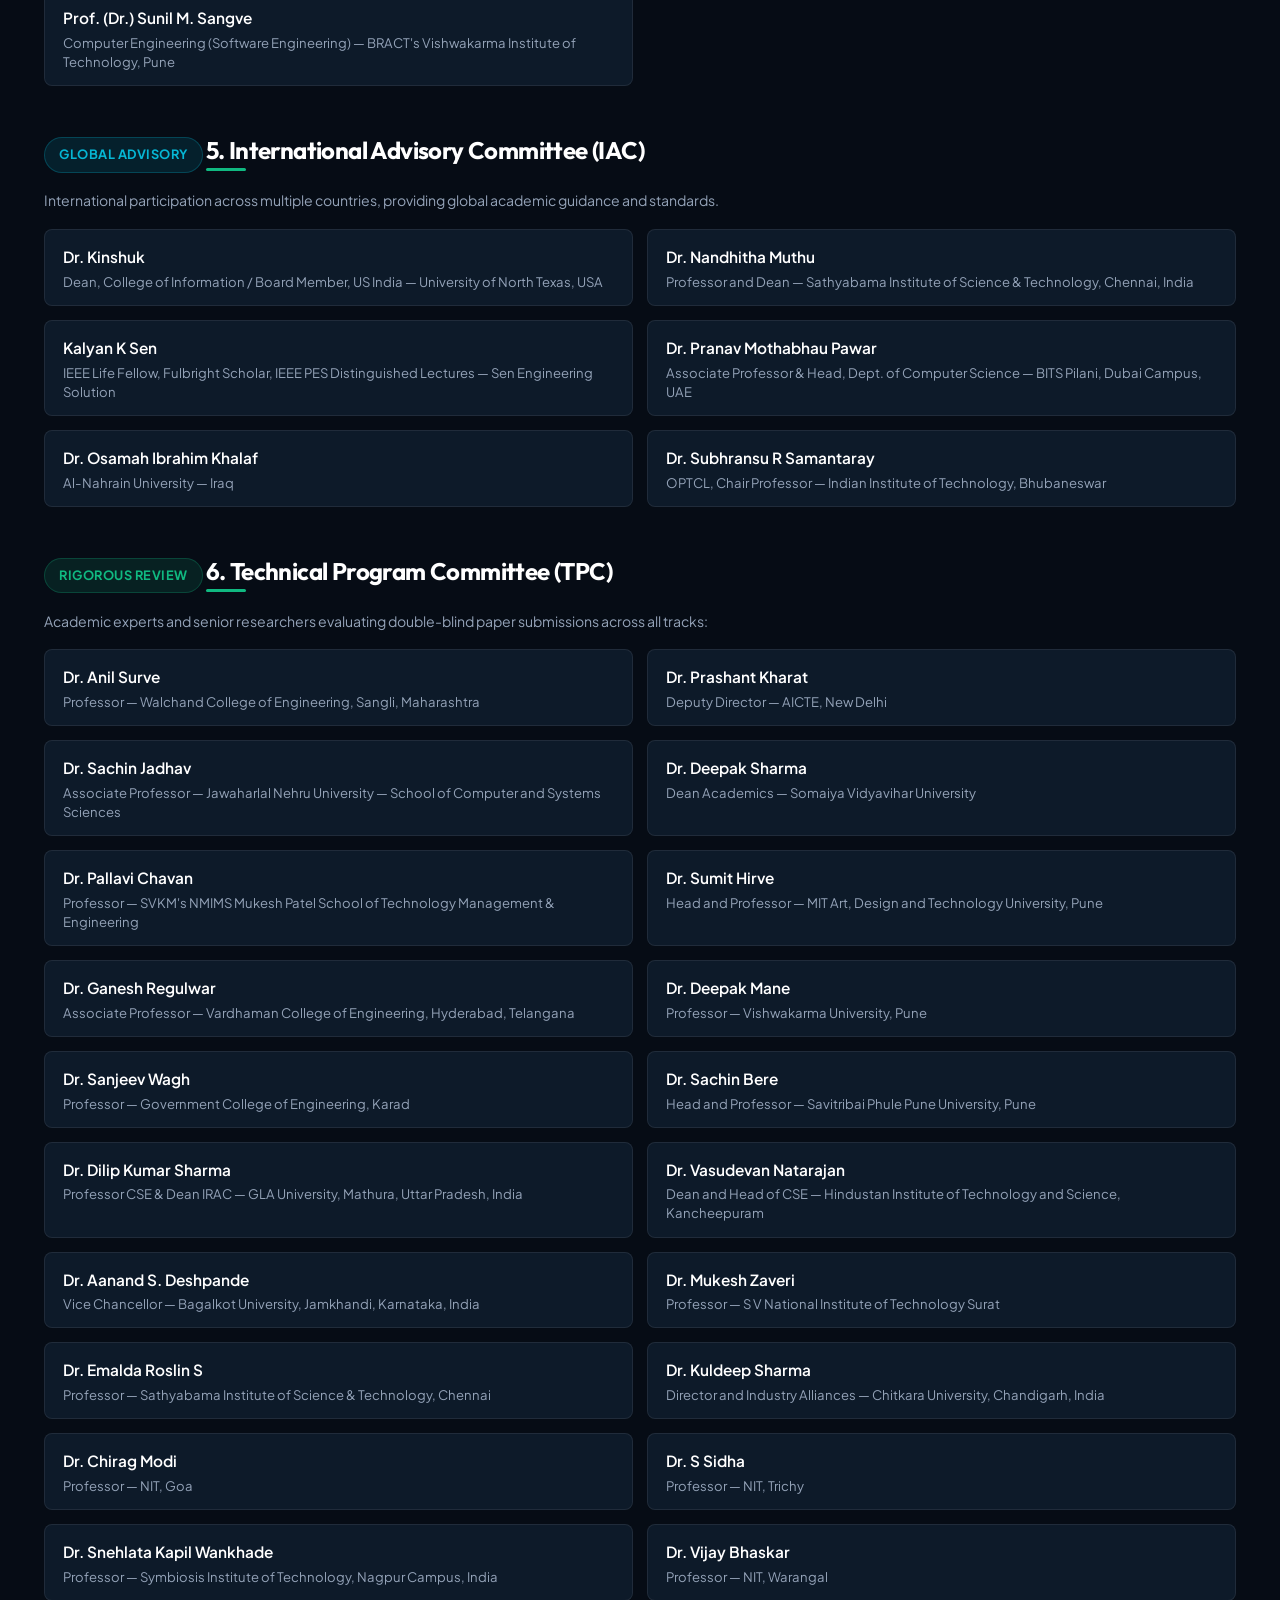
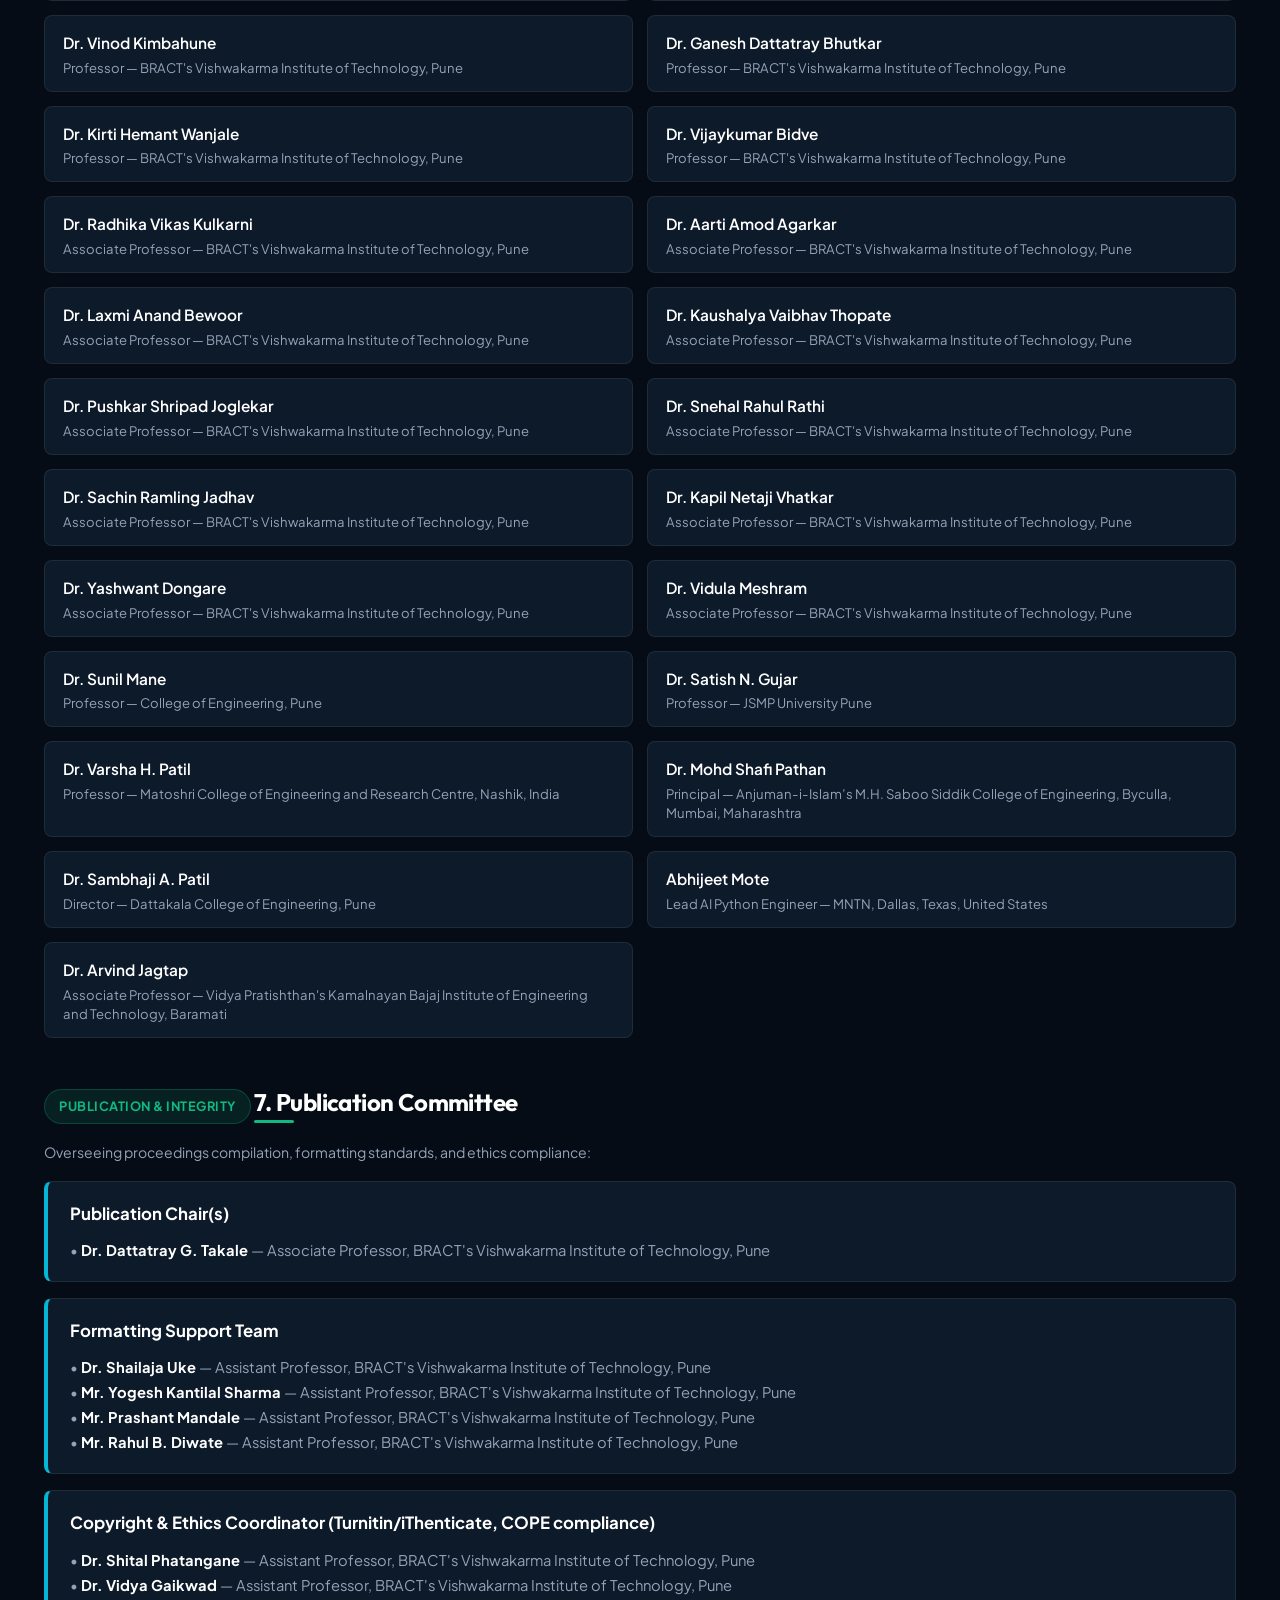
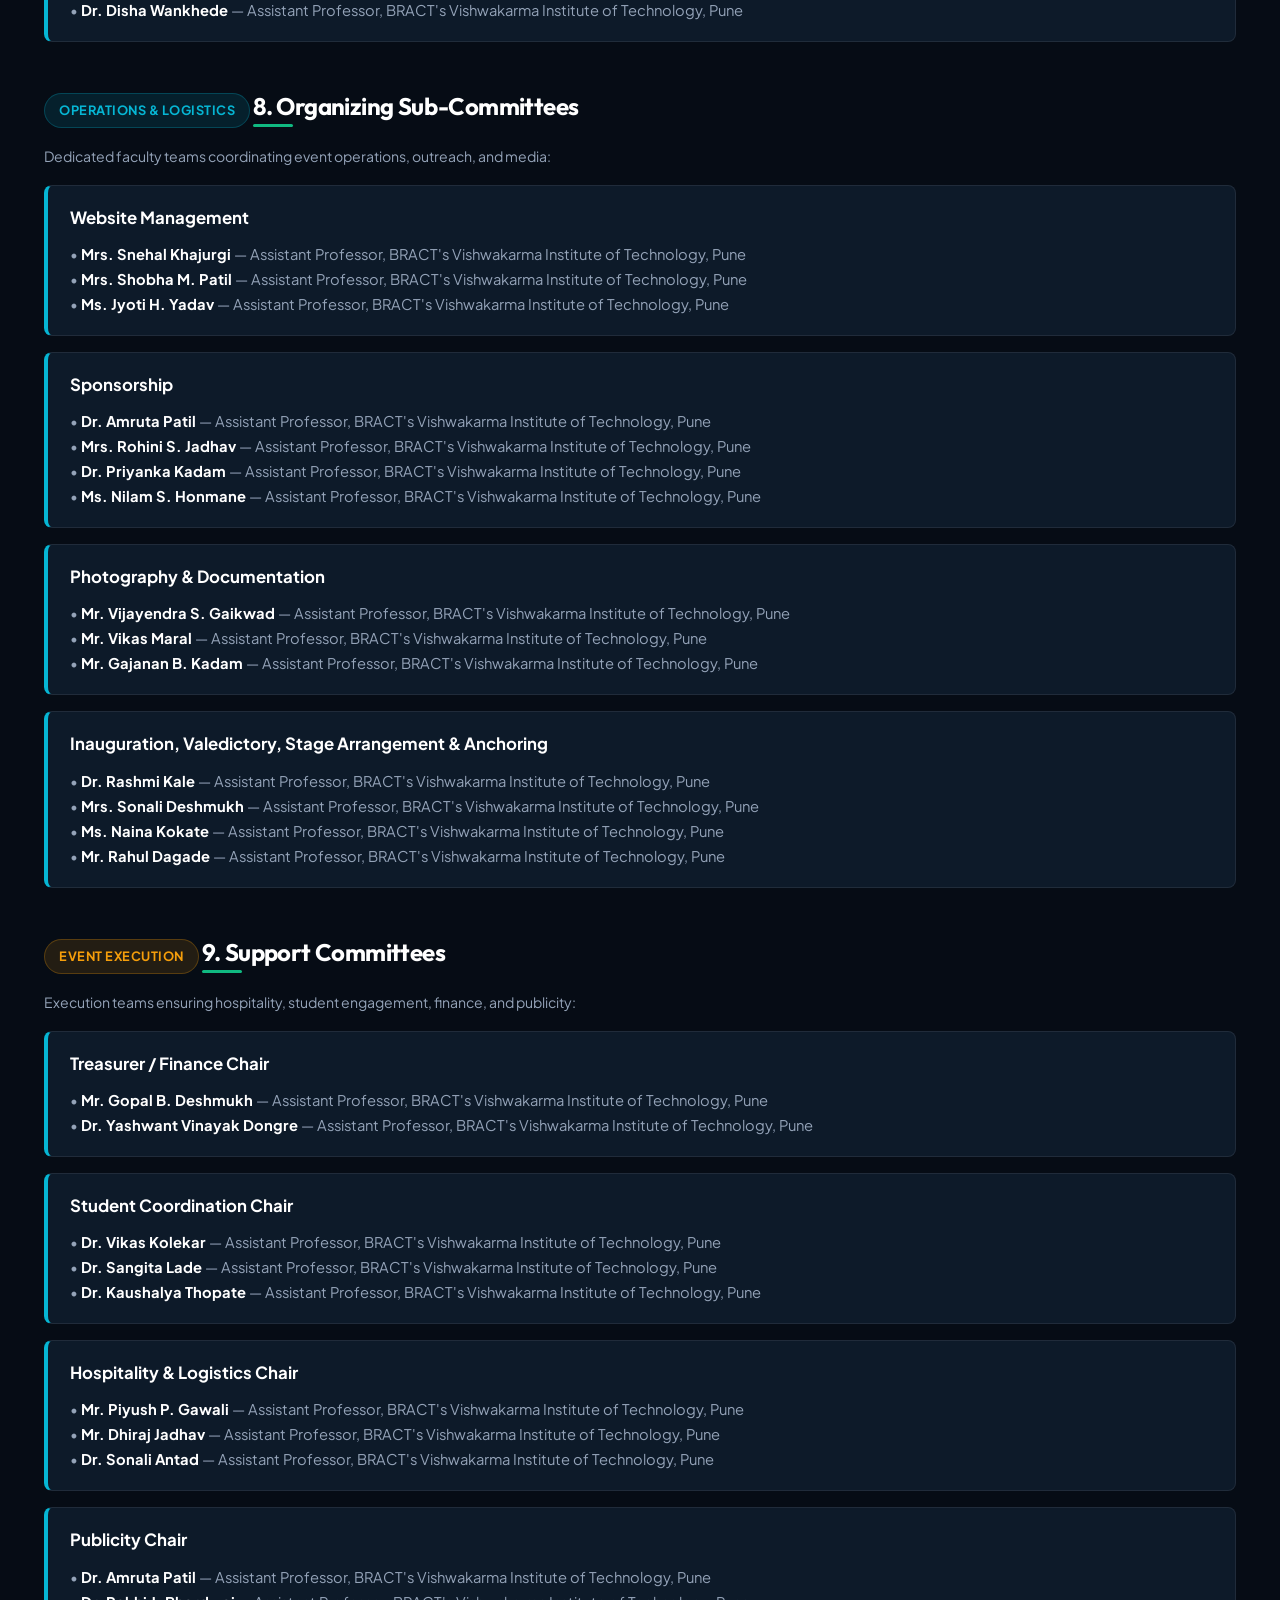
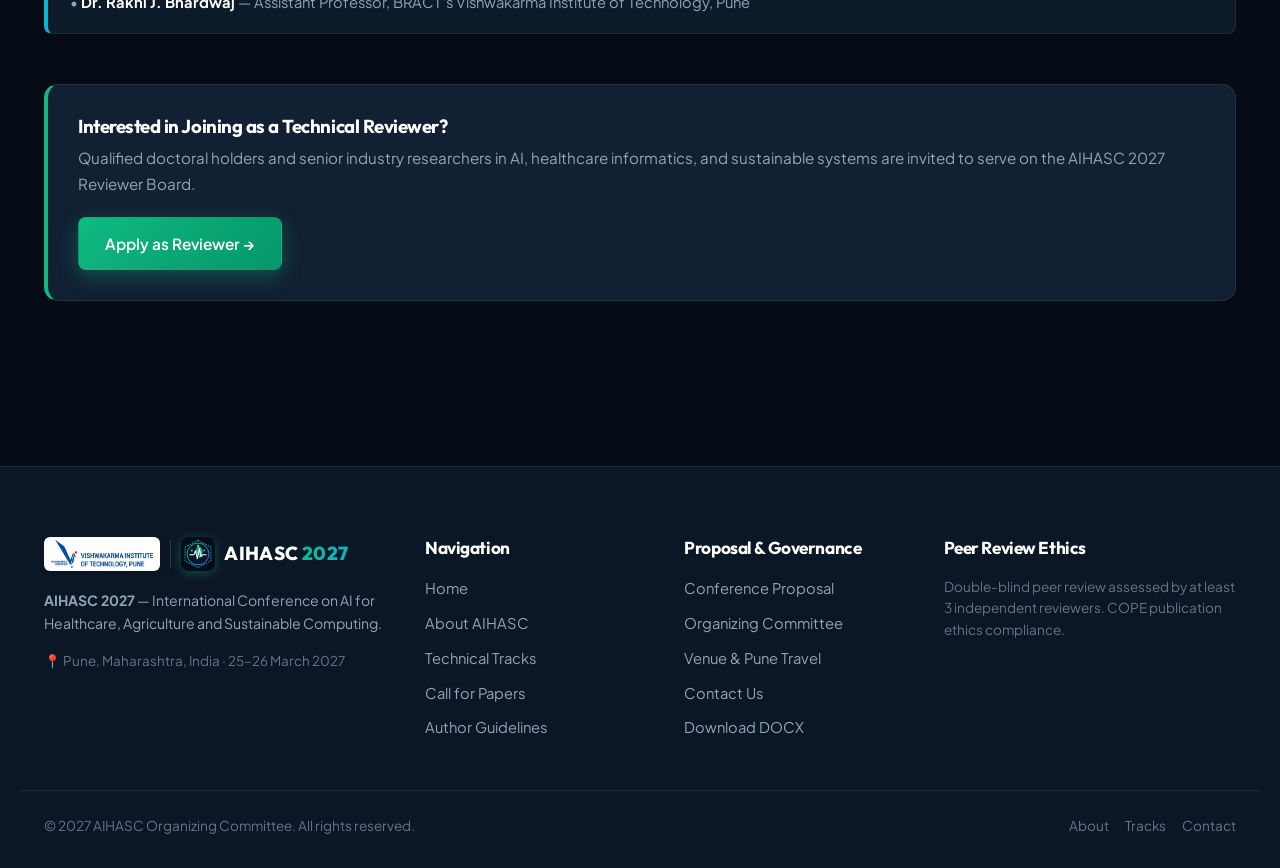
<file: committee.html>
<!DOCTYPE html>
<html lang="en">
<head>
  <meta charset="UTF-8">
  <meta name="viewport" content="width=device-width, initial-scale=1.0">
  <title>Organizing Committee & Leadership | AIHASC 2027</title>
  <meta name="description" content="Meet the institutional patronage, general chairs, keynote speakers, and international technical program committee governing AIHASC 2027.">
  <link rel="icon" type="image/svg+xml" href="images/favicon.svg">
  <link rel="stylesheet" href="css/style.css">
</head>
<body>

    <!-- Top Announcement Bar -->
  <div class="top-ticker">
    <div class="container ticker-content">
      <div class="ticker-left">
        <span class="ticker-badge">📢 Call for Papers</span>
        <span>AIHASC 2027 · International Conference on AI for Healthcare, Agriculture &amp; Sustainable Computing</span>
      </div>
      <div class="ticker-items">
        <span class="ticker-item">🗓️ <strong>25–26 March 2027</strong></span>
        <span class="ticker-item">📍 <strong>Pune, India</strong></span>
        <span class="ticker-item">🔒 <strong>Double-Blind Peer Review</strong></span>
      </div>
    </div>
  </div>

  <!-- Header & Navigation -->
  <header class="site-header">
    <div class="container nav-wrapper">
      <a href="index.html" class="brand-link" aria-label="AIHASC 2027 Home">
        <div class="brand-vit-wrap">
          <img src="images/vit%20logo.png" alt="VIT Pune Logo" class="brand-vit-logo">
        </div>
        <div class="brand-divider" aria-hidden="true"></div>
        <img src="images/favicon.svg" alt="AIHASC 2027 Logo" class="brand-emblem">
        <div class="brand-text">
          <div class="brand-title">AIHASC <span class="brand-year">2027</span></div>
          <div class="brand-sub">AI · Health · Agriculture · Sustainability</div>
        </div>
      </a>

      <ul class="nav-menu">
        <li><a href="index.html" class="nav-link" data-page="index.html">Home</a></li>
        <li><a href="about.html" class="nav-link" data-page="about.html">About</a></li>
        <li><a href="tracks.html" class="nav-link" data-page="tracks.html">Tracks</a></li>
        <li><a href="call-for-papers.html" class="nav-link" data-page="call-for-papers.html">Call for Papers</a></li>
        <li><a href="author-guidelines.html" class="nav-link" data-page="author-guidelines.html">Guidelines</a></li>
        <li><a href="committee.html" class="nav-link active" data-page="committee.html">Committee</a></li>
        <li><a href="venue.html" class="nav-link" data-page="venue.html">Venue</a></li>
        <li><a href="contact.html" class="nav-link" data-page="contact.html">Contact</a></li>
      </ul>

      <div class="nav-actions">
        <button id="theme-toggle" class="theme-btn" aria-label="Toggle theme">☀️ Light</button>
        <a href="call-for-papers.html#submission" class="nav-cta">Submit Paper →</a>
        <button class="mobile-toggle" aria-label="Toggle navigation" aria-expanded="false">&#9776;</button>
      </div>
    </div>
  </header>

  <!-- Page Hero -->
  <section class="page-hero">
    <div class="container">
      <div class="breadcrumb">
        <a href="index.html">Home</a> <span>/</span> <span>Committee</span>
      </div>
      <h1>Organizing Committee &amp; Leadership</h1>
      <p class="page-hero-sub">
        Distinguished academic leaders, patrons, international advisory board, and technical program chairs governing AIHASC 2027.
      </p>
    </div>
  </section>

  <!-- Committee Section -->
  <section class="section">
    <div class="container">

      <!-- Quick Navigation Pills for Committees -->
      <div class="committee-nav-pills">
        <a href="#patronage" class="committee-nav-pill">1. Patronage</a>
        <a href="#leadership" class="committee-nav-pill">2. Leadership</a>
        <a href="#keynotes" class="committee-nav-pill">3. Keynote Speakers</a>
        <a href="#advisory" class="committee-nav-pill">4. Advisory Committee</a>
        <a href="#iac" class="committee-nav-pill">5. International Advisory (IAC)</a>
        <a href="#tpc" class="committee-nav-pill">6. Technical Program (TPC)</a>
        <a href="#publication" class="committee-nav-pill">7. Publication Committee</a>
        <a href="#sub-committees" class="committee-nav-pill">8. Organizing Sub-Committees</a>
        <a href="#support-committees" class="committee-nav-pill">9. Support Committees</a>
      </div>

      <!-- 1. Institutional Patronage -->
      <div class="committee-block" id="patronage">
        <span class="badge-tag">Academic Leadership</span>
        <h3>1. Institutional Patronage</h3>
        <p class="small-note" style="margin-bottom:24px;">Visionary leadership guiding academic excellence and conference governance in Pune, Maharashtra.</p>
        <div class="grid grid-3" style="gap:24px;">
          <div class="profile-card">
            <img src="images/committee/bharat_agarwal.jpg" alt="Shri Bharat Agarwal" class="profile-photo">
            <h4 class="profile-name">Shri Bharat Agarwal</h4>
            <div class="role-badge">Managing Trustee (Chief Patron)</div>
            <p class="affiliation">BRACT's Vishwakarma Institute of Technology, Pune</p>
          </div>

          <div class="profile-card">
            <img src="images/committee/bajrangdas_lohiya.jpg" alt="Shri Bjrangdas Lohiya" class="profile-photo">
            <h4 class="profile-name">Shri Bjrangdas Lohiya</h4>
            <div class="role-badge">Vice President</div>
            <p class="affiliation">BRACT's Vishwakarma Institute of Technology, Pune</p>
          </div>

          <div class="profile-card">
            <img src="images/committee/bipin_sule.jpg" alt="Dr. Bipin Sule" class="profile-photo">
            <h4 class="profile-name">Dr. Bipin Sule</h4>
            <div class="role-badge">CEO (Patron)</div>
            <p class="affiliation">Vishwakarma Institutes &amp; University</p>
          </div>

          <div class="profile-card">
            <img src="images/committee/rajesh_jalnekar.jpg" alt="Dr. Rajesh Jalnekar" class="profile-photo">
            <h4 class="profile-name">Dr. Rajesh Jalnekar</h4>
            <div class="role-badge">Director (Patron)</div>
            <p class="affiliation">BRACT's Vishwakarma Institute of Technology, Pune</p>
          </div>

          <div class="profile-card">
            <img src="images/committee/vivek_deshpande.jpg" alt="Dr. Vivek Deshpande" class="profile-photo">
            <h4 class="profile-name">Dr. Vivek Deshpande</h4>
            <div class="role-badge">Director (Patron)</div>
            <p class="affiliation">BRACT's Vishwakarma Institute of Technology (Kondhwa Campus), Pune</p>
          </div>
        </div>
      </div>

      <!-- 2. Conference Leadership -->
      <div class="committee-block" id="leadership" style="margin-top:50px;">
        <span class="badge-tag badge-cyan">Executive Leadership</span>
        <h3>2. Conference Leadership</h3>
        <div class="grid grid-2" style="gap:24px;margin-top:20px;">
          <div class="profile-card">
            <img src="images/committee/sandip_shinde.jpg" alt="Dr. Sandip S. Shinde" class="profile-photo">
            <h4 class="profile-name">Dr. Sandip S. Shinde</h4>
            <div class="role-badge" style="background:var(--cyan-soft);color:var(--cyan);border-color:rgba(6,182,212,0.3);">General Chair</div>
            <p class="affiliation">Professor, BRACT's Vishwakarma Institute of Technology (Kondhwa Campus), Pune</p>
          </div>

          <div class="profile-card">
            <img src="images/committee/parikshit_mahalle.jpg" alt="Dr. Parikshit Mahalle" class="profile-photo">
            <h4 class="profile-name">Dr. Parikshit Mahalle</h4>
            <div class="role-badge" style="background:var(--cyan-soft);color:var(--cyan);border-color:rgba(6,182,212,0.3);">General Chair</div>
            <p class="affiliation">Dean Academics, BRACT's Vishwakarma Institute of Technology (Kondhwa Campus), Pune</p>
          </div>

          <div class="profile-card">
            <img src="images/committee/amar_buchade.jpg" alt="Dr. Amar Buchade" class="profile-photo">
            <h4 class="profile-name">Dr. Amar Buchade</h4>
            <div class="role-badge">Conference Co-Chair</div>
            <p class="affiliation">Associate Professor, BRACT's Vishwakarma Institute of Technology (Kondhwa Campus), Pune</p>
          </div>

          <div class="profile-card">
            <img src="images/committee/dattatray_takale.jpg" alt="Dr. Dattatray G. Takale" class="profile-photo">
            <h4 class="profile-name">Dr. Dattatray G. Takale</h4>
            <div class="role-badge">Conference Co-Chair</div>
            <p class="affiliation">Associate Professor, BRACT's Vishwakarma Institute of Technology (Kondhwa Campus), Pune</p>
          </div>
        </div>
      </div>

      <!-- 3. Keynote Speaker -->
      <div class="committee-block" id="keynotes" style="margin-top:50px;">
        <span class="badge-tag badge-amber">Invited Luminaries</span>
        <h3>3. Keynote Speaker</h3>
        <p class="small-note" style="margin-bottom:24px;">Renowned international experts delivering keynote addresses at the conference.</p>

        <div class="grid grid-3" style="gap:24px;">
          <div class="profile-card speaker-card">
            <img src="images/speakers/luminita_moraru.jpg" alt="Prof. (Dr.) Luminița Moraru" class="profile-photo">
            <h4 class="profile-name">Prof. (Dr.) Luminița Moraru</h4>
            <div class="role-badge">Keynote Speaker</div>
            <p class="affiliation">Professor, "Dunărea de Jos" University of Galați, Romania</p>
          </div>

          <div class="profile-card speaker-card">
            <img src="images/speakers/kevin_hung.jpg" alt="Dr. Kevin Hung" class="profile-photo">
            <h4 class="profile-name">Dr. Kevin Hung</h4>
            <div class="role-badge">Keynote Speaker</div>
            <p class="affiliation">Associate Professor, Hong Kong Metropolitan University, Hong Kong</p>
          </div>

          <div class="profile-card speaker-card">
            <img src="images/speakers/yeong_her_wang.jpg" alt="Dr. Yeong-Her Wang" class="profile-photo">
            <h4 class="profile-name">Dr. Yeong-Her Wang</h4>
            <div class="role-badge">Keynote Speaker</div>
            <p class="affiliation">Director, TSMC-NCKU Joint Research Center, Taiwan</p>
          </div>

          <div class="profile-card speaker-card">
            <img src="images/speakers/nilanjan_dey.jpg" alt="Dr. Nilanjan Dey" class="profile-photo">
            <h4 class="profile-name">Dr. Nilanjan Dey</h4>
            <div class="role-badge">Keynote Speaker</div>
            <p class="affiliation">Professor, Techno International New Town, Kolkata, India</p>
          </div>

          <div class="profile-card speaker-card">
            <img src="images/speakers/anil_pise.jpg" alt="Dr. Anil Pise" class="profile-photo">
            <h4 class="profile-name">Dr. Anil Pise</h4>
            <div class="role-badge">Keynote Speaker</div>
            <p class="affiliation">Senior Data Scientist, X-idian, City of Johannesburg, Gauteng, South Africa</p>
          </div>

          <div class="profile-card speaker-card">
            <img src="images/speakers/pranav_pawar.jpg" alt="Dr. Pranav Pawar" class="profile-photo">
            <h4 class="profile-name">Dr. Pranav Pawar</h4>
            <div class="role-badge">Keynote Speaker</div>
            <p class="affiliation">Associate Professor &amp; Head, Dept. of Computer Science, BITS Pilani, Dubai Campus, UAE</p>
          </div>
        </div>
      </div>

      <!-- 4. Advisory Committee -->
      <div class="committee-block" id="advisory" style="margin-top:50px;">
        <span class="badge-tag">Institutional Oversight</span>
        <h3>4. Advisory Committee</h3>
        <p class="small-note">Deans, Heads of Department, and senior faculty providing institutional oversight:</p>
        <ul class="person-list">
          <li><strong>Dr. Rajkumar Buyya</strong> <span class="role">Director and Professor — University of Melbourne, Australia</span></li>
          <li><strong>Dr. Prashant Kharat</strong> <span class="role">Deputy Director — AICTE, India</span></li>
          <li><strong>Dr. Sachin Deshmukh</strong> <span class="role">Professor — Dr. Babasaheb Ambedkar Marathwada University, Chhatrapati Sambhajinagar</span></li>
          <li><strong>Dr. Sachin Deshmukh</strong> <span class="role">Associate Professor in Mathematics — Central University of Kashmir</span></li>
          <li><strong>Dr. Pradip Jawandhiya</strong> <span class="role">Principal — P. R. Pote Patil College of Engineering and Management, Amravati</span></li>
          <li><strong>Dr. Manish Pote</strong> <span class="role">Professor — K. J. Somaiya College of Engineering, Vidyanagar Campus, Vidyavihar, Mumbai</span></li>
          <li><strong>Dr. Kailash Karande</strong> <span class="role">Principal — SKN Sinhgad College of Engineering, Pandharpur</span></li>
          <li><strong>Dr. Ratnadeep Deshmukh</strong> <span class="role">Director — International Centre of Excellence in Engineering and Management (ICEEM)</span></li>
          <li><strong>Dr. Suhas Sapate</strong> <span class="role">Principal — Dr. Bapuji Salunkhe Institute of Engineering and Technology, Kolhapur</span></li>
          <li><strong>Dr. Pradeep K Sinha</strong> <span class="role">Founding Director — IIIT Naya Raipur</span></li>
          <li><strong>Dr. Dinesh B. Kulkarni</strong> <span class="role">Professor — Walchand College of Engineering, Vishrambag, Sangli — 416415, Maharashtra, India</span></li>
          <li><strong>Dr. Chandrakant N Guled</strong> <span class="role">Professor — IIIT Pune</span></li>
          <li><strong>Dr Pavan Kumar C</strong> <span class="role">Assistant Professor and Associate Dean - ICT — Indian Institute of Information Technology Dharwad, ittigatti road, Dharwad, Karnataka - 580009</span></li>
          <li><strong>Dr. Prashant Pansare</strong> <span class="role">CEO — Rubiscape, Lab, Pune</span></li>
          <li><strong>Dr. Mandar Halbhavi</strong> <span class="role">Dy. General Manager — Jio platform Limited, Pune</span></li>
          <li><strong>Dr. Manish Bali</strong> <span class="role">Sr. Director — Pre-Si and Embedded, Bangalore</span></li>
          <li><strong>Ashish Shah</strong> <span class="role">Director Global R&D Leader, IGT Mobile Surgery — Philips, Pune.</span></li>
          <li><strong>Dr. Vijay P. Mohale</strong> <span class="role">Head of Department, Electrical Engineering — Walchand College of Engineering, Vishrambag, Sangli — 416415, Maharashtra, India</span></li>
          <li><strong>Prof. (Dr.) Vaishali Patil</strong> <span class="role">Dean, Administration and Registrar — BRACT's Vishwakarma Institute of Technology, Pune</span></li>
          <li><strong>Prof. (Dr.) Atul Kulkarni</strong> <span class="role">Director, Corporate Relations — BRACT's Vishwakarma Institute of Technology, Pune</span></li>
          <li><strong>Prof. (Dr.) Ganesh Dongre</strong> <span class="role">Dean, Quality Assurance — BRACT's Vishwakarma Institute of Technology, Pune</span></li>
          <li><strong>Dr. Vijay Mane</strong> <span class="role">Dean - Alumni and Outreach — BRACT's Vishwakarma Institute of Technology, Pune</span></li>
          <li><strong>Prof. (Dr.) Swati Shilaskar</strong> <span class="role">Dean, Research & Development — BRACT's Vishwakarma Institute of Technology, Pune</span></li>
          <li><strong>Prof. S. B. Karthick</strong> <span class="role">Dean, Industry Relations — BRACT's Vishwakarma Institute of Technology, Pune</span></li>
          <li><strong>Prof. Ganesh Korwar</strong> <span class="role">Dean, Finance — BRACT's Vishwakarma Institute of Technology, Pune</span></li>
          <li><strong>Dr. Kapil Mundada</strong> <span class="role">Dean, Admissions — BRACT's Vishwakarma Institute of Technology, Pune</span></li>
          <li><strong>Prof. (Dr.) Neelam Chandolikar</strong> <span class="role">Dean, Examination — BRACT's Vishwakarma Institute of Technology, Pune</span></li>
          <li><strong>Prof. Dr. Nitin Sakhare</strong> <span class="role">Chief International Relations Officer — BRACT's Vishwakarma Institute of Technology, Pune</span></li>
          <li><strong>Dr. Pravin Futane</strong> <span class="role">Head, Dept. of Information Technology — BRACT's Vishwakarma Institute of Technology, Pune</span></li>
          <li><strong>Dr. Premanand Ghadekar</strong> <span class="role">Head, Dept. of CSE (AI & ML) — BRACT's Vishwakarma Institute of Technology, Pune</span></li>
          <li><strong>Prof. Dr. Nilesh P. Sable</strong> <span class="role">CSE (Artificial Intelligence) — BRACT's Vishwakarma Institute of Technology, Pune</span></li>
          <li><strong>Prof. (Dr.) Shilpa M. Lambor</strong> <span class="role">Engineering Science and Humanities — BRACT's Vishwakarma Institute of Technology, Pune</span></li>
          <li><strong>Prof. (Dr.) Shital Parag Dongre</strong> <span class="role">Artificial Intelligence & Data Science — BRACT's Vishwakarma Institute of Technology, Pune</span></li>
          <li><strong>Dr. Medha Vishwanath Wyawahare</strong> <span class="role">Head, Dept. of Electronics and Telecommunication — BRACT's Vishwakarma Institute of Technology, Pune</span></li>
          <li><strong>Dr. Satish Suresh Chinchanikar</strong> <span class="role">Head, Dept. of Mechanical Engineering — BRACT's Vishwakarma Institute of Technology, Pune</span></li>
          <li><strong>Dr. Archana Tanawade</strong> <span class="role">Head, Dept. of Civil Engineering — BRACT's Vishwakarma Institute of (Information) Technology, Pune</span></li>
          <li><strong>Prof. (Dr.) Priya M. Shelke</strong> <span class="role">CSE — IoT, Cyber Security & Blockchain Technology — BRACT's Vishwakarma Institute of Technology, Pune</span></li>
          <li><strong>Dr. Deepa Abin</strong> <span class="role">Computer Science & Engineering (Data Science) — BRACT's Vishwakarma Institute of Technology, Pune</span></li>
          <li><strong>Prof. (Dr.) Sunil M. Sangve</strong> <span class="role">Computer Engineering (Software Engineering) — BRACT's Vishwakarma Institute of Technology, Pune</span></li>
        </ul>
      </div>

      <!-- 5. International Advisory Committee (IAC) -->
      <div class="committee-block" id="iac" style="margin-top:50px;">
        <span class="badge-tag badge-cyan">Global Advisory</span>
        <h3>5. International Advisory Committee (IAC)</h3>
        <p class="small-note">International participation across multiple countries, providing global academic guidance and standards.</p>
        <ul class="person-list">
          <li>
            <strong>Dr. Kinshuk</strong>
            <span class="role">Dean, College of Information / Board Member, US India — University of North Texas, USA</span>
          </li>
          <li>
            <strong>Dr. Nandhitha Muthu</strong>
            <span class="role">Professor and Dean — Sathyabama Institute of Science & Technology, Chennai, India</span>
          </li>
          <li>
            <strong>Kalyan K Sen</strong>
            <span class="role">IEEE Life Fellow, Fulbright Scholar, IEEE PES Distinguished Lectures — Sen Engineering Solution</span>
          </li>
          <li>
            <strong>Dr. Pranav Mothabhau Pawar</strong>
            <span class="role">Associate Professor & Head, Dept. of Computer Science — BITS Pilani, Dubai Campus, UAE</span>
          </li>
          <li>
            <strong>Dr. Osamah Ibrahim Khalaf</strong>
            <span class="role">Al-Nahrain University — Iraq</span>
          </li>
          <li>
            <strong>Dr. Subhransu R Samantaray</strong>
            <span class="role">OPTCL, Chair Professor — Indian Institute of Technology, Bhubaneswar</span>
          </li>
        </ul>
      </div>

      <!-- 6. Technical Program Committee (TPC) -->
      <div class="committee-block" id="tpc" style="margin-top:50px;">
        <span class="badge-tag">Rigorous Review</span>
        <h3>6. Technical Program Committee (TPC)</h3>
        <p class="small-note">Academic experts and senior researchers evaluating double-blind paper submissions across all tracks:</p>
        <ul class="person-list">
          <li><strong>Dr. Anil Surve</strong> <span class="role">Professor — Walchand College of Engineering, Sangli, Maharashtra</span></li>
          <li><strong>Dr. Prashant Kharat</strong> <span class="role">Deputy Director — AICTE, New Delhi</span></li>
          <li><strong>Dr. Sachin Jadhav</strong> <span class="role">Associate Professor — Jawaharlal Nehru University — School of Computer and Systems Sciences</span></li>
          <li><strong>Dr. Deepak Sharma</strong> <span class="role">Dean Academics — Somaiya Vidyavihar University</span></li>
          <li><strong>Dr. Pallavi Chavan</strong> <span class="role">Professor — SVKM's NMIMS Mukesh Patel School of Technology Management & Engineering</span></li>
          <li><strong>Dr. Sumit Hirve</strong> <span class="role">Head and Professor — MIT Art, Design and Technology University, Pune</span></li>
          <li><strong>Dr. Ganesh Regulwar</strong> <span class="role">Associate Professor — Vardhaman College of Engineering, Hyderabad, Telangana</span></li>
          <li><strong>Dr. Deepak Mane</strong> <span class="role">Professor — Vishwakarma University, Pune</span></li>
          <li><strong>Dr. Sanjeev Wagh</strong> <span class="role">Professor — Government College of Engineering, Karad</span></li>
          <li><strong>Dr. Sachin Bere</strong> <span class="role">Head and Professor — Savitribai Phule Pune University, Pune</span></li>
          <li><strong>Dr. Dilip Kumar Sharma</strong> <span class="role">Professor CSE & Dean IRAC — GLA University, Mathura, Uttar Pradesh, India</span></li>
          <li><strong>Dr. Vasudevan Natarajan</strong> <span class="role">Dean and Head of CSE — Hindustan Institute of Technology and Science, Kancheepuram</span></li>
          <li><strong>Dr. Aanand S. Deshpande</strong> <span class="role">Vice Chancellor — Bagalkot University, Jamkhandi, Karnataka, India</span></li>
          <li><strong>Dr. Mukesh Zaveri</strong> <span class="role">Professor — S V National Institute of Technology Surat</span></li>
          <li><strong>Dr. Emalda Roslin S</strong> <span class="role">Professor — Sathyabama Institute of Science & Technology, Chennai</span></li>
          <li><strong>Dr. Kuldeep Sharma</strong> <span class="role">Director and Industry Alliances — Chitkara University, Chandigarh, India</span></li>
          <li><strong>Dr. Chirag Modi</strong> <span class="role">Professor — NIT, Goa</span></li>
          <li><strong>Dr. S Sidha</strong> <span class="role">Professor — NIT, Trichy</span></li>
          <li><strong>Dr. Snehlata Kapil Wankhade</strong> <span class="role">Professor — Symbiosis Institute of Technology, Nagpur Campus, India</span></li>
          <li><strong>Dr. Vijay Bhaskar</strong> <span class="role">Professor — NIT, Warangal</span></li>
          <li><strong>Dr. Vinod Kimbahune</strong> <span class="role">Professor — BRACT's Vishwakarma Institute of Technology, Pune</span></li>
          <li><strong>Dr. Ganesh Dattatray Bhutkar</strong> <span class="role">Professor — BRACT's Vishwakarma Institute of Technology, Pune</span></li>
          <li><strong>Dr. Kirti Hemant Wanjale</strong> <span class="role">Professor — BRACT's Vishwakarma Institute of Technology, Pune</span></li>
          <li><strong>Dr. Vijaykumar Bidve</strong> <span class="role">Professor — BRACT's Vishwakarma Institute of Technology, Pune</span></li>
          <li><strong>Dr. Radhika Vikas Kulkarni</strong> <span class="role">Associate Professor — BRACT's Vishwakarma Institute of Technology, Pune</span></li>
          <li><strong>Dr. Aarti Amod Agarkar</strong> <span class="role">Associate Professor — BRACT's Vishwakarma Institute of Technology, Pune</span></li>
          <li><strong>Dr. Laxmi Anand Bewoor</strong> <span class="role">Associate Professor — BRACT's Vishwakarma Institute of Technology, Pune</span></li>
          <li><strong>Dr. Kaushalya Vaibhav Thopate</strong> <span class="role">Associate Professor — BRACT's Vishwakarma Institute of Technology, Pune</span></li>
          <li><strong>Dr. Pushkar Shripad Joglekar</strong> <span class="role">Associate Professor — BRACT's Vishwakarma Institute of Technology, Pune</span></li>
          <li><strong>Dr. Snehal Rahul Rathi</strong> <span class="role">Associate Professor — BRACT's Vishwakarma Institute of Technology, Pune</span></li>
          <li><strong>Dr. Sachin Ramling Jadhav</strong> <span class="role">Associate Professor — BRACT's Vishwakarma Institute of Technology, Pune</span></li>
          <li><strong>Dr. Kapil Netaji Vhatkar</strong> <span class="role">Associate Professor — BRACT's Vishwakarma Institute of Technology, Pune</span></li>
          <li><strong>Dr. Yashwant Dongare</strong> <span class="role">Associate Professor — BRACT's Vishwakarma Institute of Technology, Pune</span></li>
          <li><strong>Dr. Vidula Meshram</strong> <span class="role">Associate Professor — BRACT's Vishwakarma Institute of Technology, Pune</span></li>
          <li><strong>Dr. Sunil Mane</strong> <span class="role">Professor — College of Engineering, Pune</span></li>
          <li><strong>Dr. Satish N. Gujar</strong> <span class="role">Professor — JSMP University Pune</span></li>
          <li><strong>Dr. Varsha H. Patil</strong> <span class="role">Professor — Matoshri College of Engineering and Research Centre, Nashik, India</span></li>
          <li><strong>Dr. Mohd Shafi Pathan</strong> <span class="role">Principal — Anjuman-i-Islam’s M.H. Saboo Siddik College of Engineering, Byculla, Mumbai, Maharashtra</span></li>
          <li><strong>Dr. Sambhaji A. Patil</strong> <span class="role">Director — Dattakala College of Engineering, Pune</span></li>
          <li><strong>Abhijeet Mote</strong> <span class="role">Lead AI Python Engineer — MNTN, Dallas, Texas, United States</span></li>
          <li><strong>Dr. Arvind Jagtap</strong> <span class="role">Associate Professor — Vidya Pratishthan's Kamalnayan Bajaj Institute of Engineering and Technology, Baramati</span></li>
        </ul>
      </div>

      <!-- 7. Publication Committee -->
      <div class="committee-block" id="publication" style="margin-top:50px;">
        <span class="badge-tag">Publication &amp; Integrity</span>
        <h3>7. Publication Committee</h3>
        <p class="small-note">Overseeing proceedings compilation, formatting standards, and ethics compliance:</p>
        <ul class="subcommittee-list">
          <li class="subcommittee-card">
            <span class="subcommittee-title">Publication Chair(s)</span>
            <div class="subcommittee-members">
              <div>• <strong>Dr. Dattatray G. Takale</strong> — Associate Professor, BRACT's Vishwakarma Institute of Technology, Pune</div>
            </div>
          </li>
          <li class="subcommittee-card">
            <span class="subcommittee-title">Formatting Support Team</span>
            <div class="subcommittee-members">
              <div>• <strong>Dr. Shailaja Uke</strong> — Assistant Professor, BRACT's Vishwakarma Institute of Technology, Pune</div>
              <div>• <strong>Mr. Yogesh Kantilal Sharma</strong> — Assistant Professor, BRACT's Vishwakarma Institute of Technology, Pune</div>
              <div>• <strong>Mr. Prashant Mandale</strong> — Assistant Professor, BRACT's Vishwakarma Institute of Technology, Pune</div>
              <div>• <strong>Mr. Rahul B. Diwate</strong> — Assistant Professor, BRACT's Vishwakarma Institute of Technology, Pune</div>
            </div>
          </li>
          <li class="subcommittee-card">
            <span class="subcommittee-title">Copyright &amp; Ethics Coordinator (Turnitin/iThenticate, COPE compliance)</span>
            <div class="subcommittee-members">
              <div>• <strong>Dr. Shital Phatangane</strong> — Assistant Professor, BRACT's Vishwakarma Institute of Technology, Pune</div>
              <div>• <strong>Dr. Vidya Gaikwad</strong> — Assistant Professor, BRACT's Vishwakarma Institute of Technology, Pune</div>
              <div>• <strong>Dr. Disha Wankhede</strong> — Assistant Professor, BRACT's Vishwakarma Institute of Technology, Pune</div>
            </div>
          </li>
        </ul>
      </div>

      <!-- 8. Organizing Sub-Committees -->
      <div class="committee-block" id="sub-committees" style="margin-top:50px;">
        <span class="badge-tag badge-cyan">Operations &amp; Logistics</span>
        <h3>8. Organizing Sub-Committees</h3>
        <p class="small-note">Dedicated faculty teams coordinating event operations, outreach, and media:</p>
        <ul class="subcommittee-list">
          <li class="subcommittee-card">
            <span class="subcommittee-title">Website Management</span>
            <div class="subcommittee-members">
              <div>• <strong>Mrs. Snehal Khajurgi</strong> — Assistant Professor, BRACT's Vishwakarma Institute of Technology, Pune</div>
              <div>• <strong>Mrs. Shobha M. Patil</strong> — Assistant Professor, BRACT's Vishwakarma Institute of Technology, Pune</div>
              <div>• <strong>Ms. Jyoti H. Yadav</strong> — Assistant Professor, BRACT's Vishwakarma Institute of Technology, Pune</div>
            </div>
          </li>
          <li class="subcommittee-card">
            <span class="subcommittee-title">Sponsorship</span>
            <div class="subcommittee-members">
              <div>• <strong>Dr. Amruta Patil</strong> — Assistant Professor, BRACT's Vishwakarma Institute of Technology, Pune</div>
              <div>• <strong>Mrs. Rohini S. Jadhav</strong> — Assistant Professor, BRACT's Vishwakarma Institute of Technology, Pune</div>
              <div>• <strong>Dr. Priyanka Kadam</strong> — Assistant Professor, BRACT's Vishwakarma Institute of Technology, Pune</div>
              <div>• <strong>Ms. Nilam S. Honmane</strong> — Assistant Professor, BRACT's Vishwakarma Institute of Technology, Pune</div>
            </div>
          </li>
          <li class="subcommittee-card">
            <span class="subcommittee-title">Photography &amp; Documentation</span>
            <div class="subcommittee-members">
              <div>• <strong>Mr. Vijayendra S. Gaikwad</strong> — Assistant Professor, BRACT's Vishwakarma Institute of Technology, Pune</div>
              <div>• <strong>Mr. Vikas Maral</strong> — Assistant Professor, BRACT's Vishwakarma Institute of Technology, Pune</div>
              <div>• <strong>Mr. Gajanan B. Kadam</strong> — Assistant Professor, BRACT's Vishwakarma Institute of Technology, Pune</div>
            </div>
          </li>
          <li class="subcommittee-card">
            <span class="subcommittee-title">Inauguration, Valedictory, Stage Arrangement &amp; Anchoring</span>
            <div class="subcommittee-members">
              <div>• <strong>Dr. Rashmi Kale</strong> — Assistant Professor, BRACT's Vishwakarma Institute of Technology, Pune</div>
              <div>• <strong>Mrs. Sonali Deshmukh</strong> — Assistant Professor, BRACT's Vishwakarma Institute of Technology, Pune</div>
              <div>• <strong>Ms. Naina Kokate</strong> — Assistant Professor, BRACT's Vishwakarma Institute of Technology, Pune</div>
              <div>• <strong>Mr. Rahul Dagade</strong> — Assistant Professor, BRACT's Vishwakarma Institute of Technology, Pune</div>
            </div>
          </li>
        </ul>
      </div>

      <!-- 9. Support Committees -->
      <div class="committee-block" id="support-committees" style="margin-top:50px;">
        <span class="badge-tag badge-amber">Event Execution</span>
        <h3>9. Support Committees</h3>
        <p class="small-note">Execution teams ensuring hospitality, student engagement, finance, and publicity:</p>
        <ul class="subcommittee-list">
          <li class="subcommittee-card">
            <span class="subcommittee-title">Treasurer / Finance Chair</span>
            <div class="subcommittee-members">
              <div>• <strong>Mr. Gopal B. Deshmukh</strong> — Assistant Professor, BRACT's Vishwakarma Institute of Technology, Pune</div>
              <div>• <strong>Dr. Yashwant Vinayak Dongre</strong> — Assistant Professor, BRACT's Vishwakarma Institute of Technology, Pune</div>
            </div>
          </li>
          <li class="subcommittee-card">
            <span class="subcommittee-title">Student Coordination Chair</span>
            <div class="subcommittee-members">
              <div>• <strong>Dr. Vikas Kolekar</strong> — Assistant Professor, BRACT's Vishwakarma Institute of Technology, Pune</div>
              <div>• <strong>Dr. Sangita Lade</strong> — Assistant Professor, BRACT's Vishwakarma Institute of Technology, Pune</div>
              <div>• <strong>Dr. Kaushalya Thopate</strong> — Assistant Professor, BRACT's Vishwakarma Institute of Technology, Pune</div>
            </div>
          </li>
          <li class="subcommittee-card">
            <span class="subcommittee-title">Hospitality &amp; Logistics Chair</span>
            <div class="subcommittee-members">
              <div>• <strong>Mr. Piyush P. Gawali</strong> — Assistant Professor, BRACT's Vishwakarma Institute of Technology, Pune</div>
              <div>• <strong>Mr. Dhiraj Jadhav</strong> — Assistant Professor, BRACT's Vishwakarma Institute of Technology, Pune</div>
              <div>• <strong>Dr. Sonali Antad</strong> — Assistant Professor, BRACT's Vishwakarma Institute of Technology, Pune</div>
            </div>
          </li>
          <li class="subcommittee-card">
            <span class="subcommittee-title">Publicity Chair</span>
            <div class="subcommittee-members">
              <div>• <strong>Dr. Amruta Patil</strong> — Assistant Professor, BRACT's Vishwakarma Institute of Technology, Pune</div>
              <div>• <strong>Dr. Rakhi J. Bhardwaj</strong> — Assistant Professor, BRACT's Vishwakarma Institute of Technology, Pune</div>
            </div>
          </li>
        </ul>
      </div>

      <!-- Call for Reviewers Banner -->
      <div class="card" style="background:var(--bg-elevated);border-left:4px solid var(--emerald);padding:30px;">
        <div style="display:flex;align-items:center;justify-content:space-between;flex-wrap:wrap;gap:20px;">
          <div>
            <h3 style="margin-bottom:8px;">Interested in Joining as a Technical Reviewer?</h3>
            <p style="margin-bottom:0;font-size:0.95rem;">
              Qualified doctoral holders and senior industry researchers in AI, healthcare informatics, and sustainable systems are invited to serve on the AIHASC 2027 Reviewer Board.
            </p>
          </div>
          <div>
            <a href="contact.html?subject=Reviewer+Application" class="btn btn-primary">Apply as Reviewer →</a>
          </div>
        </div>
      </div>

    </div>
  </section>

  <!-- Footer -->
  <footer class="site-footer">
    <div class="container footer-grid">
      <div class="footer-col">
        <a href="index.html" class="brand-link" style="margin-bottom:18px;">
          <div class="brand-vit-wrap">
            <img src="images/vit%20logo.png" alt="VIT Pune Logo" class="brand-vit-logo">
          </div>
          <div class="brand-divider" aria-hidden="true"></div>
          <img src="images/favicon.svg" alt="AIHASC 2027 Logo" class="brand-emblem">
          <div class="brand-text">
            <div class="brand-title" style="color:#ffffff;">AIHASC <span class="brand-year">2027</span></div>
            <div class="brand-sub">AI · Health · Agriculture · Sustainability</div>
          </div>
        </a>
        <p style="font-size:0.88rem;line-height:1.6;margin-bottom:16px;">
          <strong>AIHASC 2027</strong> — International Conference on AI for Healthcare, Agriculture and Sustainable Computing.
        </p>
        <div style="font-size:0.84rem;color:var(--text-dim);">
          📍 Pune, Maharashtra, India · 25–26 March 2027
        </div>
      </div>

      <div class="footer-col">
        <h4>Navigation</h4>
        <ul class="footer-links">
          <li><a href="index.html">Home</a></li>
          <li><a href="about.html">About AIHASC</a></li>
          <li><a href="tracks.html">Technical Tracks</a></li>
          <li><a href="call-for-papers.html">Call for Papers</a></li>
          <li><a href="author-guidelines.html">Author Guidelines</a></li>
        </ul>
      </div>

      <div class="footer-col">
        <h4>Proposal &amp; Governance</h4>
        <ul class="footer-links">
          <li><a href="proposal.html">Conference Proposal</a></li>
          <li><a href="committee.html">Organizing Committee</a></li>
          <li><a href="venue.html">Venue &amp; Pune Travel</a></li>
          <li><a href="contact.html">Contact Us</a></li>
          <li><a href="downloads/AIHASC_2027_Call_for_Papers_and_Conference_Proposal.docx" download>Download DOCX</a></li>
        </ul>
      </div>

      <div class="footer-col">
        <h4>Peer Review Ethics</h4>
        <p style="font-size:0.85rem;line-height:1.55;color:var(--text-dim);">
          Double-blind peer review assessed by at least 3 independent reviewers. COPE publication ethics compliance.
        </p>
      </div>
    </div>

    <div class="container footer-bottom">
      <div>© 2027 AIHASC Organizing Committee. All rights reserved.</div>
      <div style="display:flex;gap:16px;">
        <a href="about.html" style="color:var(--text-dim);">About</a>
        <a href="tracks.html" style="color:var(--text-dim);">Tracks</a>
        <a href="contact.html" style="color:var(--text-dim);">Contact</a>
      </div>
    </div>
  </footer>

  <button id="back-to-top" class="back-to-top" aria-label="Back to top">↑</button>
  <script src="js/main.js"></script>
</body>
</html>
</file>
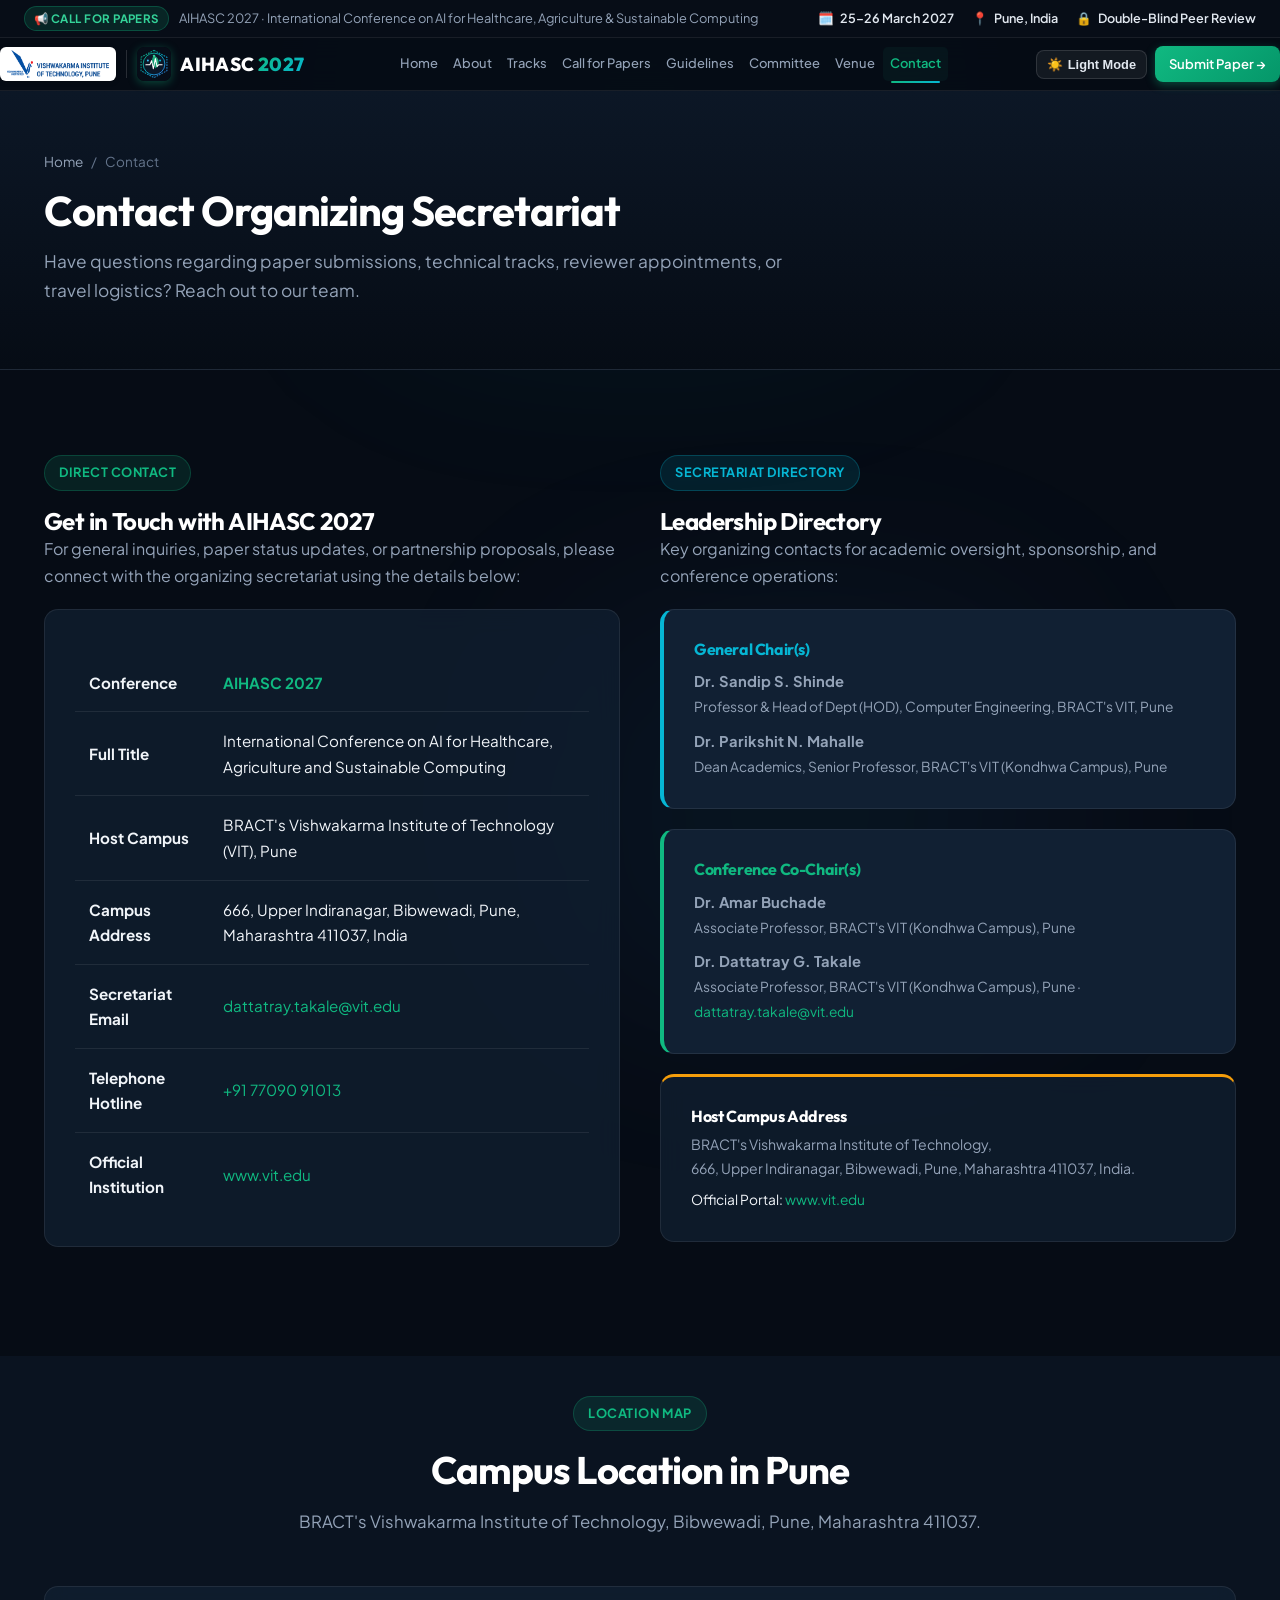
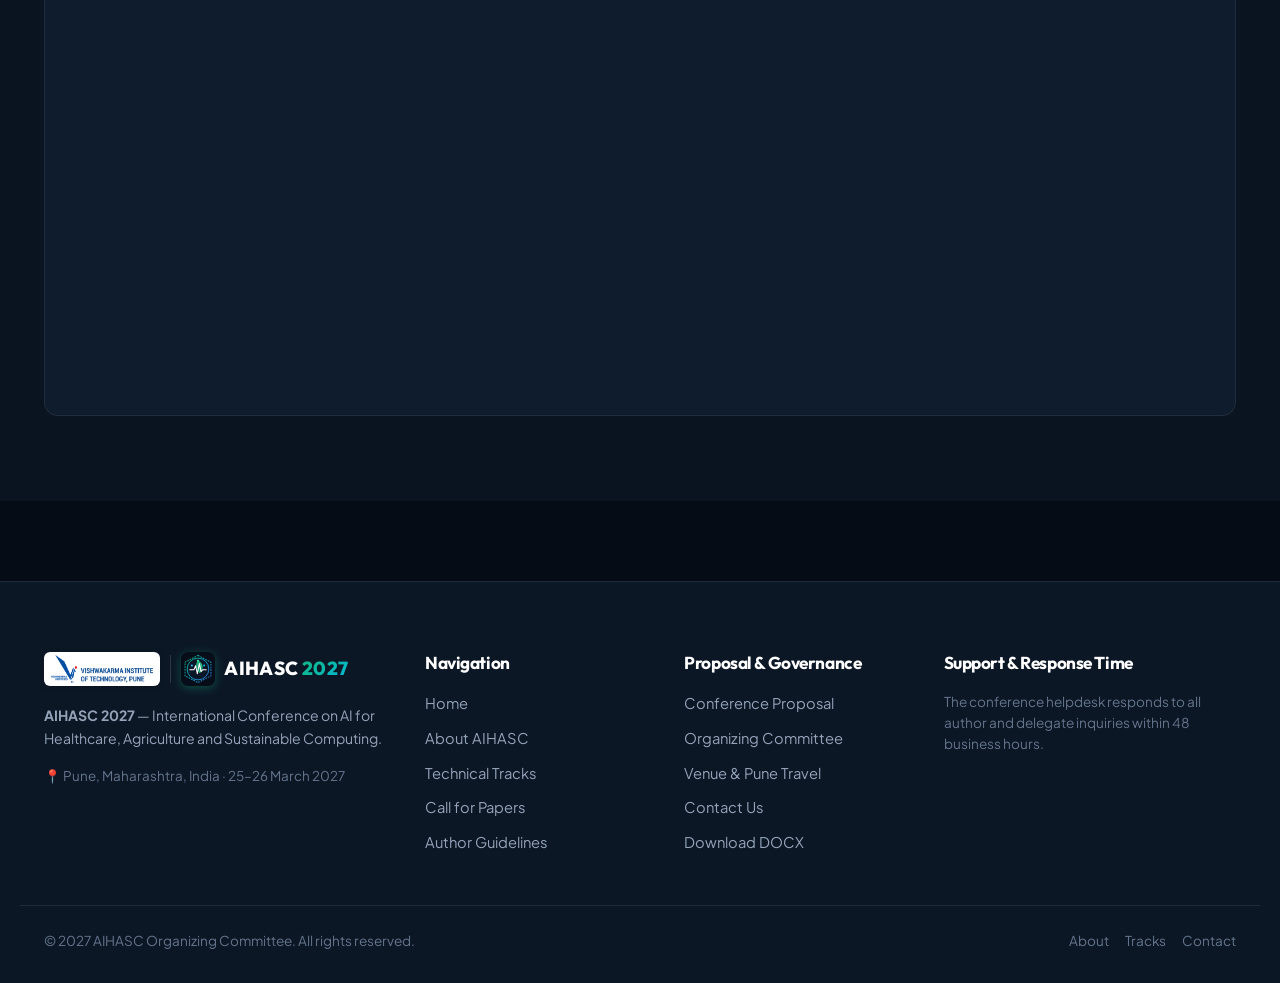
<file: contact.html>
<!DOCTYPE html>
<html lang="en">
<head>
  <meta charset="UTF-8">
  <meta name="viewport" content="width=device-width, initial-scale=1.0">
  <title>Contact Organizing Secretariat | AIHASC 2027</title>
  <meta name="description" content="Get in touch with the organizing committee and secretariat of AIHASC 2027 in Pune, India. Submit paper inquiries, reviewer applications, and sponsorships.">
  <link rel="icon" type="image/svg+xml" href="images/favicon.svg">
  <link rel="stylesheet" href="css/style.css">
</head>
<body>

    <!-- Top Announcement Bar -->
  <div class="top-ticker">
    <div class="container ticker-content">
      <div class="ticker-left">
        <span class="ticker-badge">📢 Call for Papers</span>
        <span>AIHASC 2027 · International Conference on AI for Healthcare, Agriculture &amp; Sustainable Computing</span>
      </div>
      <div class="ticker-items">
        <span class="ticker-item">🗓️ <strong>25–26 March 2027</strong></span>
        <span class="ticker-item">📍 <strong>Pune, India</strong></span>
        <span class="ticker-item">🔒 <strong>Double-Blind Peer Review</strong></span>
      </div>
    </div>
  </div>

  <!-- Header & Navigation -->
  <header class="site-header">
    <div class="container nav-wrapper">
      <a href="index.html" class="brand-link" aria-label="AIHASC 2027 Home">
        <div class="brand-vit-wrap">
          <img src="images/vit%20logo.png" alt="VIT Pune Logo" class="brand-vit-logo">
        </div>
        <div class="brand-divider" aria-hidden="true"></div>
        <img src="images/favicon.svg" alt="AIHASC 2027 Logo" class="brand-emblem">
        <div class="brand-text">
          <div class="brand-title">AIHASC <span class="brand-year">2027</span></div>
          <div class="brand-sub">AI · Health · Agriculture · Sustainability</div>
        </div>
      </a>

      <ul class="nav-menu">
        <li><a href="index.html" class="nav-link" data-page="index.html">Home</a></li>
        <li><a href="about.html" class="nav-link" data-page="about.html">About</a></li>
        <li><a href="tracks.html" class="nav-link" data-page="tracks.html">Tracks</a></li>
        <li><a href="call-for-papers.html" class="nav-link" data-page="call-for-papers.html">Call for Papers</a></li>
        <li><a href="author-guidelines.html" class="nav-link" data-page="author-guidelines.html">Guidelines</a></li>
        <li><a href="committee.html" class="nav-link" data-page="committee.html">Committee</a></li>
        <li><a href="venue.html" class="nav-link" data-page="venue.html">Venue</a></li>
        <li><a href="contact.html" class="nav-link active" data-page="contact.html">Contact</a></li>
      </ul>

      <div class="nav-actions">
        <button id="theme-toggle" class="theme-btn" aria-label="Toggle theme">☀️ Light</button>
        <a href="call-for-papers.html#submission" class="nav-cta">Submit Paper →</a>
        <button class="mobile-toggle" aria-label="Toggle navigation" aria-expanded="false">&#9776;</button>
      </div>
    </div>
  </header>

  <!-- Page Hero -->
  <section class="page-hero">
    <div class="container">
      <div class="breadcrumb">
        <a href="index.html">Home</a> <span>/</span> <span>Contact</span>
      </div>
      <h1>Contact Organizing Secretariat</h1>
      <p class="page-hero-sub">
        Have questions regarding paper submissions, technical tracks, reviewer appointments, or travel logistics? Reach out to our team.
      </p>
    </div>
  </section>

  <!-- Contact Grid -->
  <section class="section">
    <div class="container two-col">

      <!-- Left Column: Direct Contact Details -->
      <div>
        <span class="badge-tag">Direct Contact</span>
        <h2>Get in Touch with AIHASC 2027</h2>
        <p>
          For general inquiries, paper status updates, or partnership proposals, please connect with the organizing secretariat using the details below:
        </p>

        <div class="card" style="margin-bottom:24px;">
          <table class="dates-table">
            <tr>
              <td><strong>Conference</strong></td>
              <td><strong style="color:var(--emerald);">AIHASC 2027</strong></td>
            </tr>
            <tr>
              <td><strong>Full Title</strong></td>
              <td>International Conference on AI for Healthcare, Agriculture and Sustainable Computing</td>
            </tr>
            <tr>
              <td><strong>Host Campus</strong></td>
              <td>BRACT's Vishwakarma Institute of Technology (VIT), Pune</td>
            </tr>
            <tr>
              <td><strong>Campus Address</strong></td>
              <td>666, Upper Indiranagar, Bibwewadi, Pune, Maharashtra 411037, India</td>
            </tr>
            <tr>
              <td><strong>Secretariat Email</strong></td>
              <td><a href="mailto:dattatray.takale@vit.edu">dattatray.takale@vit.edu</a></td>
            </tr>
            <tr>
              <td><strong>Telephone Hotline</strong></td>
              <td><a href="tel:+917709091013">+91 77090 91013</a></td>
            </tr>
            <tr>
              <td><strong>Official Institution</strong></td>
              <td><a href="https://www.vit.edu" target="_blank" rel="noopener">www.vit.edu</a></td>
            </tr>
          </table>
        </div>
      </div>

      <!-- Right Column: Secretariat Leadership Directory -->
      <div>
        <span class="badge-tag badge-cyan">Secretariat Directory</span>
        <h2>Leadership Directory</h2>
        <p>
          Key organizing contacts for academic oversight, sponsorship, and conference operations:
        </p>

        <div class="card" style="background:var(--bg-elevated);border-left:4px solid var(--cyan);margin-bottom:20px;">
          <h4 style="margin-bottom:10px;color:var(--cyan);">General Chair(s)</h4>
          <p style="font-size:0.92rem;margin-bottom:10px;">
            <strong>Dr. Sandip S. Shinde</strong><br>
            <span style="color:var(--text-muted);font-size:0.86rem;">Professor &amp; Head of Dept (HOD), Computer Engineering, BRACT's VIT, Pune</span>
          </p>
          <p style="font-size:0.92rem;margin-bottom:0;">
            <strong>Dr. Parikshit N. Mahalle</strong><br>
            <span style="color:var(--text-muted);font-size:0.86rem;">Dean Academics, Senior Professor, BRACT's VIT (Kondhwa Campus), Pune</span>
          </p>
        </div>

        <div class="card" style="background:var(--bg-elevated);border-left:4px solid var(--emerald);margin-bottom:20px;">
          <h4 style="margin-bottom:10px;color:var(--emerald);">Conference Co-Chair(s)</h4>
          <p style="font-size:0.92rem;margin-bottom:10px;">
            <strong>Dr. Amar Buchade</strong><br>
            <span style="color:var(--text-muted);font-size:0.86rem;">Associate Professor, BRACT's VIT (Kondhwa Campus), Pune</span>
          </p>
          <p style="font-size:0.92rem;margin-bottom:0;">
            <strong>Dr. Dattatray G. Takale</strong><br>
            <span style="color:var(--text-muted);font-size:0.86rem;">Associate Professor, BRACT's VIT (Kondhwa Campus), Pune · <a href="mailto:dattatray.takale@vit.edu">dattatray.takale@vit.edu</a></span>
          </p>
        </div>

        <div class="card" style="border-top:3px solid var(--amber);">
          <h4 style="margin-bottom:6px;">Host Campus Address</h4>
          <p style="font-size:0.88rem;color:var(--text-muted);margin-bottom:8px;">
            BRACT's Vishwakarma Institute of Technology,<br>
            666, Upper Indiranagar, Bibwewadi, Pune, Maharashtra 411037, India.
          </p>
          <div style="font-size:0.86rem;">
            Official Portal: <a href="https://www.vit.edu/" target="_blank" rel="noopener">www.vit.edu</a>
          </div>
        </div>
      </div>

    </div>
  </section>

  <!-- Location Map Embed Card -->
  <section class="section section-alt" style="padding-top:40px;">
    <div class="container">
      <div class="section-header">
        <span class="badge-tag">Location Map</span>
        <h2>Campus Location in Pune</h2>
        <p>BRACT's Vishwakarma Institute of Technology, Bibwewadi, Pune, Maharashtra 411037.</p>
      </div>

      <div class="card" style="padding:10px;overflow:hidden;border-radius:var(--radius-md);">
        <iframe 
          title="AIHASC 2027 Conference Location Pune" 
          src="https://www.google.com/maps/embed?pb=!1m18!1m12!1m3!1d3784.441094035655!2d73.86562867595304!3d18.46362687091219!2m3!1f0!2f0!3f0!32m2!1i1024!2i768!4f13.1!3m3!1m2!1s0x3bc2ea950f616219%3A0x321bdae2dc9f364f!2sVishwakarma%20Institute%20of%20Technology%20(VIT)!5e0!3m2!1sen!2sin!4v1700000000000!5m2!1sen!2sin" 
          width="100%" 
          height="400" 
          style="border:0;border-radius:var(--radius-sm);" 
          allowfullscreen="" 
          loading="lazy" 
          referrerpolicy="no-referrer-when-downgrade">
        </iframe>
      </div>
    </div>
  </section>

  <!-- Footer -->
  <footer class="site-footer">
    <div class="container footer-grid">
      <div class="footer-col">
        <a href="index.html" class="brand-link" style="margin-bottom:18px;">
          <div class="brand-vit-wrap">
            <img src="images/vit%20logo.png" alt="VIT Pune Logo" class="brand-vit-logo">
          </div>
          <div class="brand-divider" aria-hidden="true"></div>
          <img src="images/favicon.svg" alt="AIHASC 2027 Logo" class="brand-emblem">
          <div class="brand-text">
            <div class="brand-title" style="color:#ffffff;">AIHASC <span class="brand-year">2027</span></div>
            <div class="brand-sub">AI · Health · Agriculture · Sustainability</div>
          </div>
        </a>
        <p style="font-size:0.88rem;line-height:1.6;margin-bottom:16px;">
          <strong>AIHASC 2027</strong> — International Conference on AI for Healthcare, Agriculture and Sustainable Computing.
        </p>
        <div style="font-size:0.84rem;color:var(--text-dim);">
          📍 Pune, Maharashtra, India · 25–26 March 2027
        </div>
      </div>

      <div class="footer-col">
        <h4>Navigation</h4>
        <ul class="footer-links">
          <li><a href="index.html">Home</a></li>
          <li><a href="about.html">About AIHASC</a></li>
          <li><a href="tracks.html">Technical Tracks</a></li>
          <li><a href="call-for-papers.html">Call for Papers</a></li>
          <li><a href="author-guidelines.html">Author Guidelines</a></li>
        </ul>
      </div>

      <div class="footer-col">
        <h4>Proposal &amp; Governance</h4>
        <ul class="footer-links">
          <li><a href="proposal.html">Conference Proposal</a></li>
          <li><a href="committee.html">Organizing Committee</a></li>
          <li><a href="venue.html">Venue &amp; Pune Travel</a></li>
          <li><a href="contact.html">Contact Us</a></li>
          <li><a href="downloads/AIHASC_2027_Call_for_Papers_and_Conference_Proposal.docx" download>Download DOCX</a></li>
        </ul>
      </div>

      <div class="footer-col">
        <h4>Support &amp; Response Time</h4>
        <p style="font-size:0.85rem;line-height:1.55;color:var(--text-dim);">
          The conference helpdesk responds to all author and delegate inquiries within 48 business hours.
        </p>
      </div>
    </div>

    <div class="container footer-bottom">
      <div>© 2027 AIHASC Organizing Committee. All rights reserved.</div>
      <div style="display:flex;gap:16px;">
        <a href="about.html" style="color:var(--text-dim);">About</a>
        <a href="tracks.html" style="color:var(--text-dim);">Tracks</a>
        <a href="contact.html" style="color:var(--text-dim);">Contact</a>
      </div>
    </div>
  </footer>

  <button id="back-to-top" class="back-to-top" aria-label="Back to top">↑</button>
  <script src="js/main.js"></script>
</body>
</html>
</file>
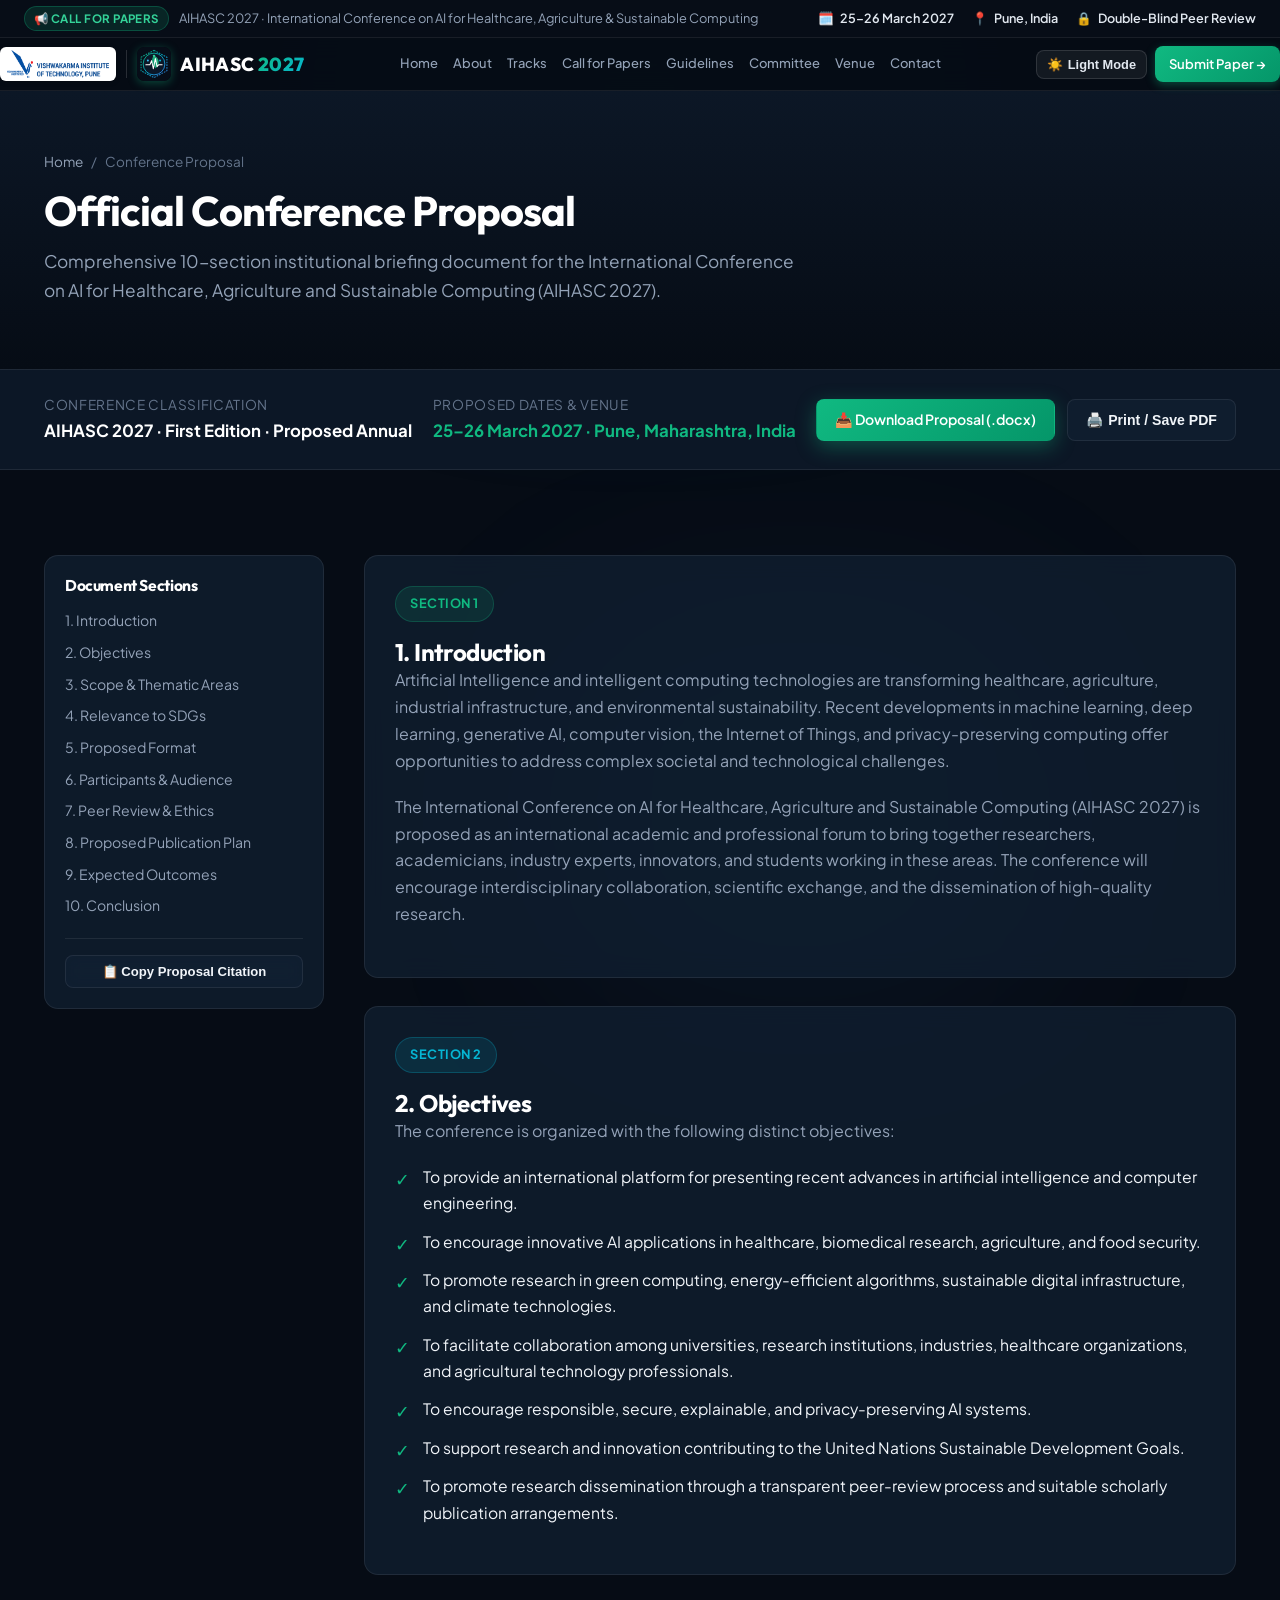
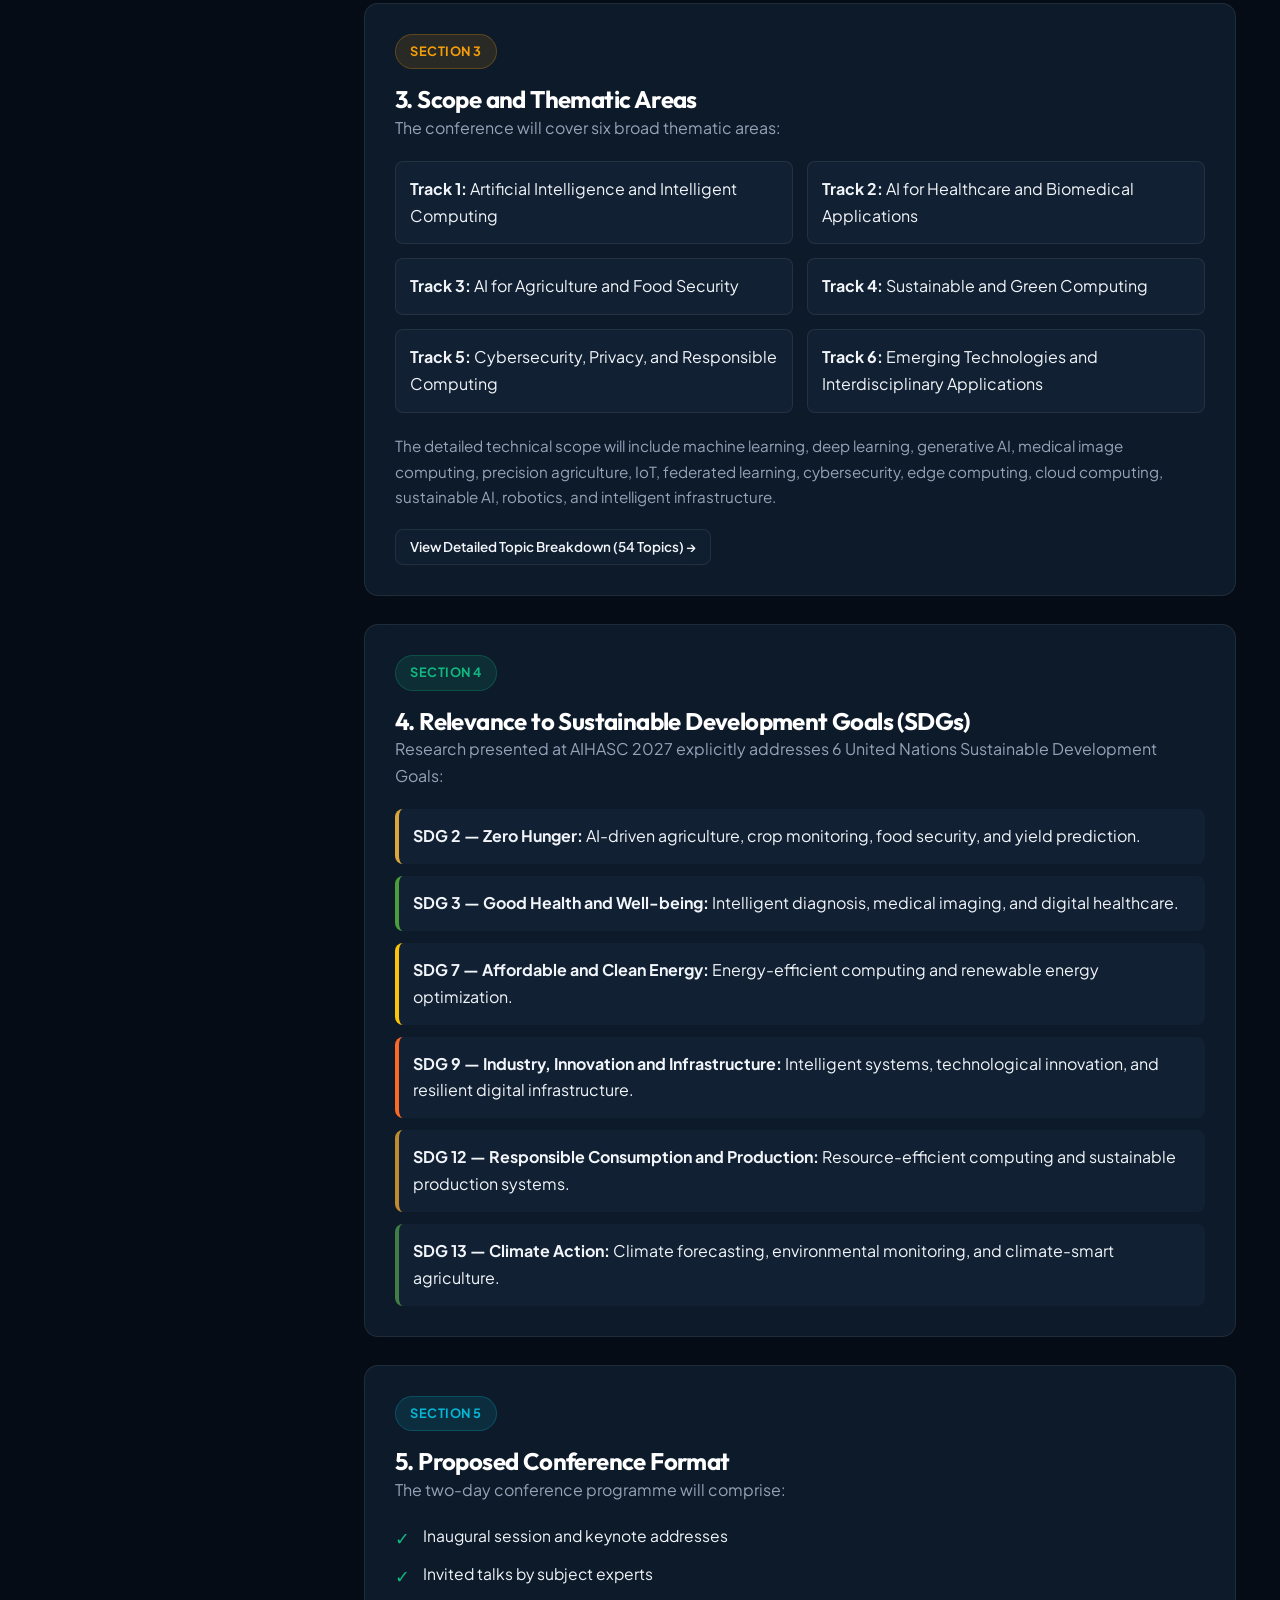
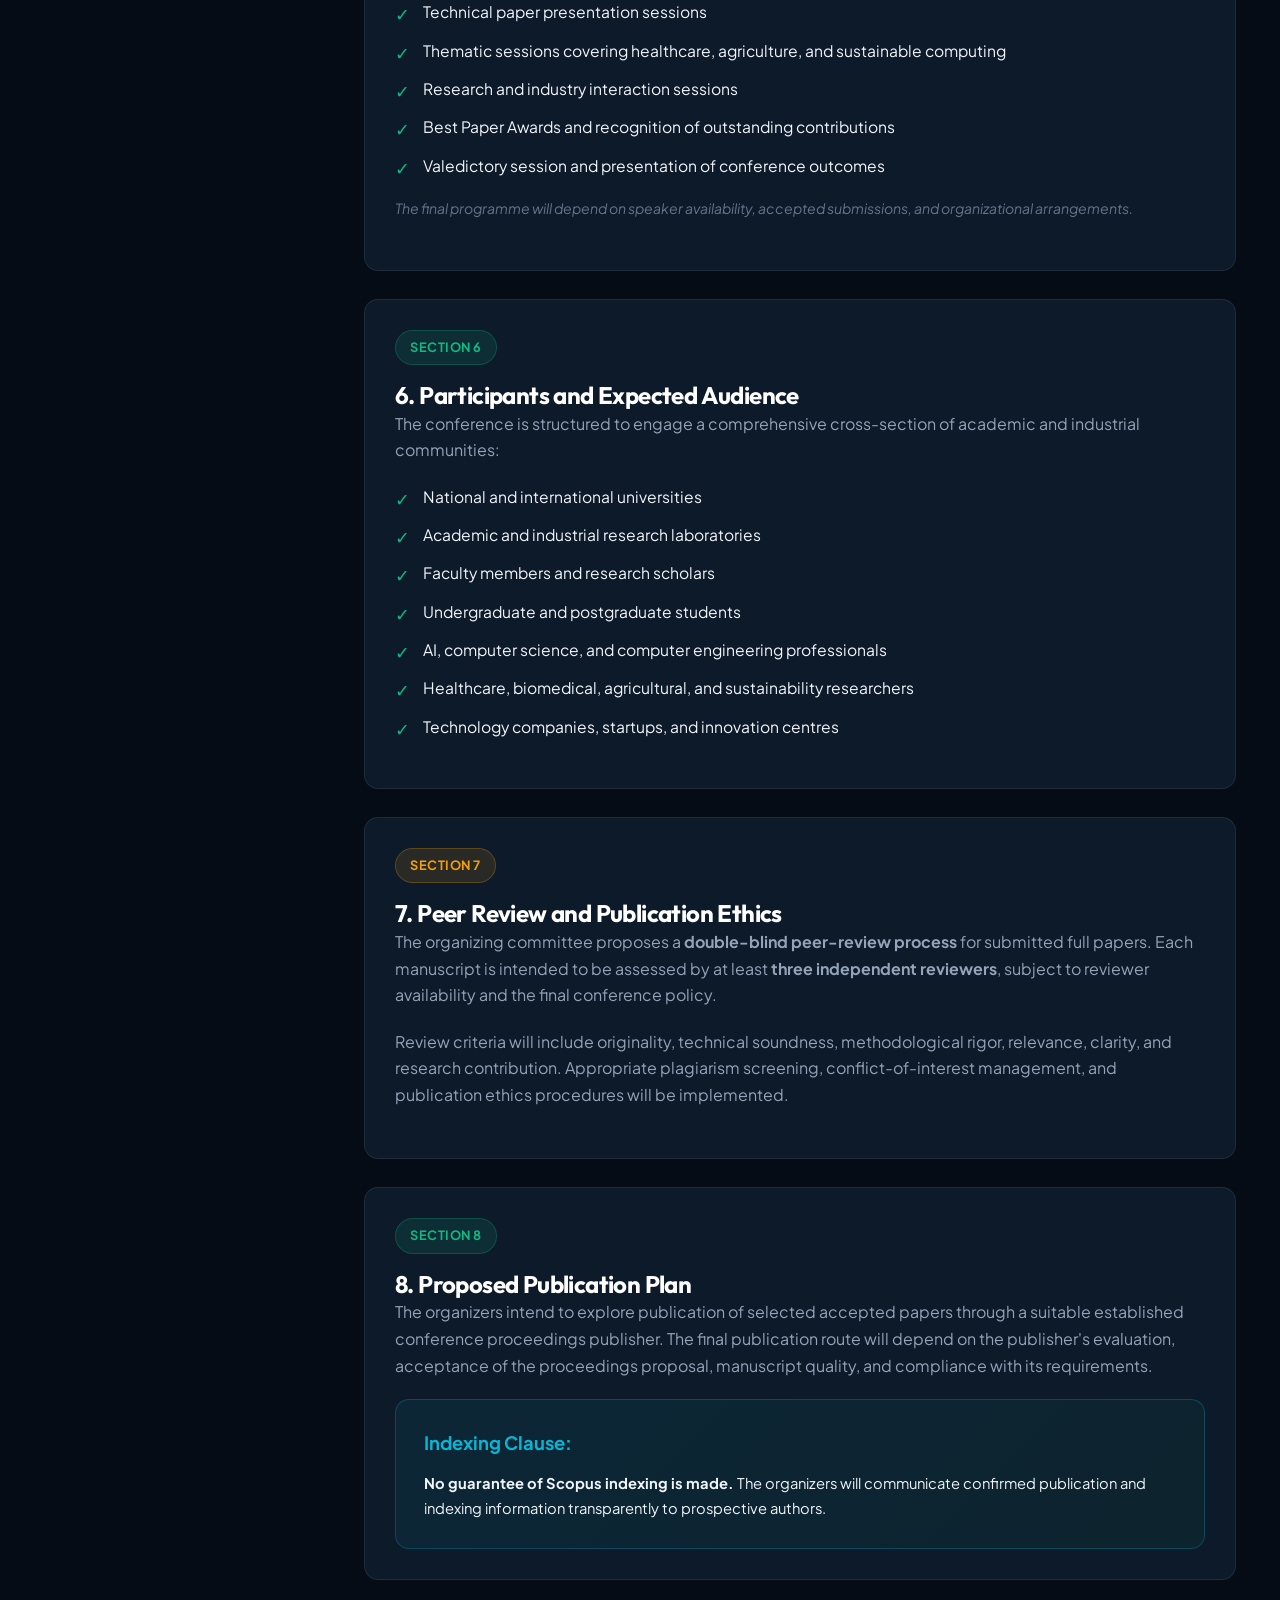
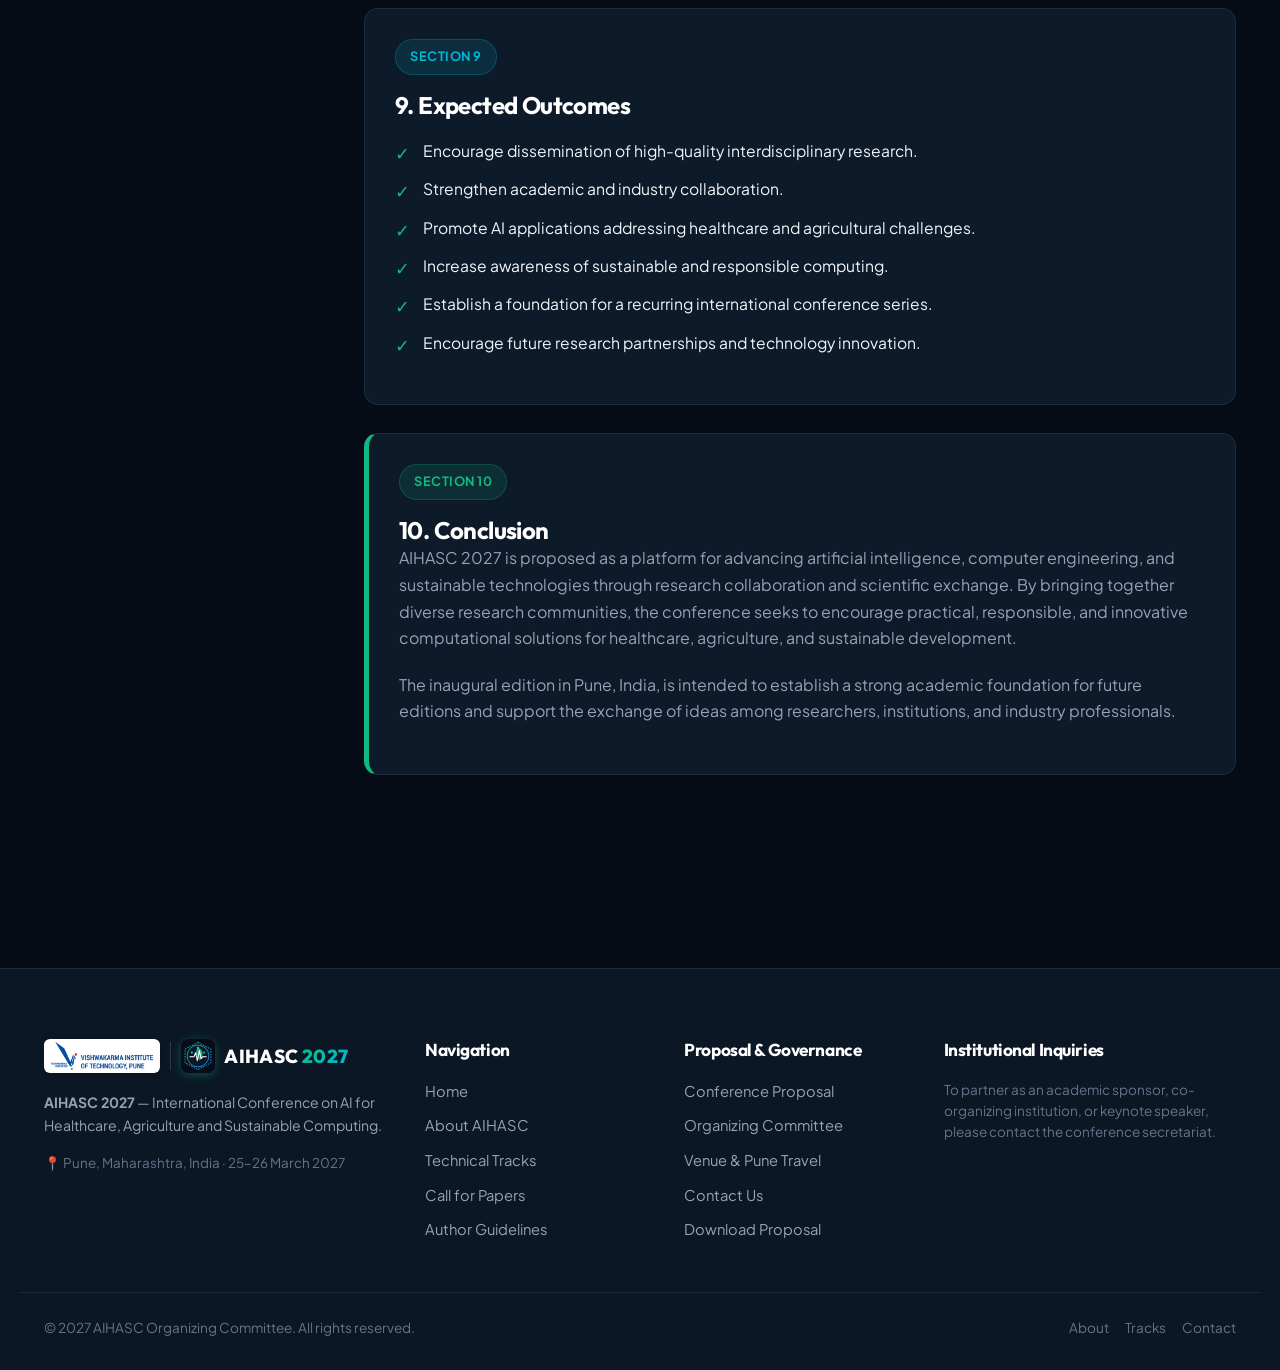
<file: proposal.html>
<!DOCTYPE html>
<html lang="en">
<head>
  <meta charset="UTF-8">
  <meta name="viewport" content="width=device-width, initial-scale=1.0">
  <title>Conference Proposal & Executive Dossier | AIHASC 2027</title>
  <meta name="description" content="Complete formal conference proposal document for AIHASC 2027. Review the 10 core proposal sections, academic objectives, SDG relevance, peer review model, and publication plan.">
  <link rel="icon" type="image/svg+xml" href="images/favicon.svg">
  <link rel="stylesheet" href="css/style.css">
</head>
<body>

    <!-- Top Announcement Bar -->
  <div class="top-ticker">
    <div class="container ticker-content">
      <div class="ticker-left">
        <span class="ticker-badge">📢 Call for Papers</span>
        <span>AIHASC 2027 · International Conference on AI for Healthcare, Agriculture &amp; Sustainable Computing</span>
      </div>
      <div class="ticker-items">
        <span class="ticker-item">🗓️ <strong>25–26 March 2027</strong></span>
        <span class="ticker-item">📍 <strong>Pune, India</strong></span>
        <span class="ticker-item">🔒 <strong>Double-Blind Peer Review</strong></span>
      </div>
    </div>
  </div>

  <!-- Header & Navigation -->
  <header class="site-header">
    <div class="container nav-wrapper">
      <a href="index.html" class="brand-link" aria-label="AIHASC 2027 Home">
        <div class="brand-vit-wrap">
          <img src="images/vit%20logo.png" alt="VIT Pune Logo" class="brand-vit-logo">
        </div>
        <div class="brand-divider" aria-hidden="true"></div>
        <img src="images/favicon.svg" alt="AIHASC 2027 Logo" class="brand-emblem">
        <div class="brand-text">
          <div class="brand-title">AIHASC <span class="brand-year">2027</span></div>
          <div class="brand-sub">AI · Health · Agriculture · Sustainability</div>
        </div>
      </a>

      <ul class="nav-menu">
        <li><a href="index.html" class="nav-link" data-page="index.html">Home</a></li>
        <li><a href="about.html" class="nav-link" data-page="about.html">About</a></li>
        <li><a href="tracks.html" class="nav-link" data-page="tracks.html">Tracks</a></li>
        <li><a href="call-for-papers.html" class="nav-link" data-page="call-for-papers.html">Call for Papers</a></li>
        <li><a href="author-guidelines.html" class="nav-link" data-page="author-guidelines.html">Guidelines</a></li>
        <li><a href="committee.html" class="nav-link" data-page="committee.html">Committee</a></li>
        <li><a href="venue.html" class="nav-link" data-page="venue.html">Venue</a></li>
        <li><a href="contact.html" class="nav-link" data-page="contact.html">Contact</a></li>
      </ul>

      <div class="nav-actions">
        <button id="theme-toggle" class="theme-btn" aria-label="Toggle theme">☀️ Light</button>
        <a href="call-for-papers.html#submission" class="nav-cta">Submit Paper →</a>
        <button class="mobile-toggle" aria-label="Toggle navigation" aria-expanded="false">&#9776;</button>
      </div>
    </div>
  </header>

  <!-- Page Hero -->
  <section class="page-hero">
    <div class="container">
      <div class="breadcrumb">
        <a href="index.html">Home</a> <span>/</span> <span>Conference Proposal</span>
      </div>
      <h1>Official Conference Proposal</h1>
      <p class="page-hero-sub">
        Comprehensive 10-section institutional briefing document for the International Conference on AI for Healthcare, Agriculture and Sustainable Computing (AIHASC 2027).
      </p>
    </div>
  </section>

  <!-- Proposal Metadata Strip -->
  <section class="stats-strip" style="padding:24px 0;">
    <div class="container" style="display:flex;justify-content:space-between;align-items:center;flex-wrap:wrap;gap:20px;">
      <div>
        <span style="font-size:0.85rem;color:var(--text-dim);text-transform:uppercase;letter-spacing:0.05em;display:block;">Conference Classification</span>
        <strong style="font-size:1.05rem;color:var(--heading);">AIHASC 2027 · First Edition · Proposed Annual</strong>
      </div>
      <div>
        <span style="font-size:0.85rem;color:var(--text-dim);text-transform:uppercase;letter-spacing:0.05em;display:block;">Proposed Dates &amp; Venue</span>
        <strong style="font-size:1.05rem;color:var(--emerald);">25–26 March 2027 · Pune, Maharashtra, India</strong>
      </div>
      <div style="display:flex;gap:12px;">
        <a href="downloads/AIHASC_2027_Call_for_Papers_and_Conference_Proposal.docx" class="btn btn-primary" style="padding:8px 18px;font-size:0.88rem;" download>📥 Download Proposal (.docx)</a>
        <button onclick="window.print()" class="btn btn-outline" style="padding:8px 18px;font-size:0.88rem;">🖨️ Print / Save PDF</button>
      </div>
    </div>
  </section>

  <!-- Proposal Content Main -->
  <section class="section">
    <div class="container two-col" style="grid-template-columns: 280px 1fr; gap:40px;">

      <!-- Sticky Document Navigation -->
      <aside style="position:sticky;top:100px;align-self:start;">
        <div class="card" style="padding:20px;">
          <h4 style="font-size:0.98rem;margin-bottom:14px;color:var(--heading);">Document Sections</h4>
          <ul class="footer-links" style="font-size:0.88rem;gap:8px;">
            <li><a href="#sec-1">1. Introduction</a></li>
            <li><a href="#sec-2">2. Objectives</a></li>
            <li><a href="#sec-3">3. Scope &amp; Thematic Areas</a></li>
            <li><a href="#sec-4">4. Relevance to SDGs</a></li>
            <li><a href="#sec-5">5. Proposed Format</a></li>
            <li><a href="#sec-6">6. Participants &amp; Audience</a></li>
            <li><a href="#sec-7">7. Peer Review &amp; Ethics</a></li>
            <li><a href="#sec-8">8. Proposed Publication Plan</a></li>
            <li><a href="#sec-9">9. Expected Outcomes</a></li>
            <li><a href="#sec-10">10. Conclusion</a></li>
          </ul>

          <div style="margin-top:20px;padding-top:16px;border-top:1px solid var(--border);">
            <button class="btn btn-outline" style="width:100%;font-size:0.82rem;padding:8px;" onclick="copyConferenceCitation()">📋 Copy Proposal Citation</button>
          </div>
        </div>
      </aside>

      <!-- Proposal Document Body -->
      <div>

        <!-- Section 1 -->
        <article class="card" id="sec-1" style="margin-bottom:28px;">
          <span class="badge-tag">Section 1</span>
          <h2>1. Introduction</h2>
          <p>
            Artificial Intelligence and intelligent computing technologies are transforming healthcare, agriculture, industrial infrastructure, and environmental sustainability. Recent developments in machine learning, deep learning, generative AI, computer vision, the Internet of Things, and privacy-preserving computing offer opportunities to address complex societal and technological challenges.
          </p>
          <p>
            The International Conference on AI for Healthcare, Agriculture and Sustainable Computing (AIHASC 2027) is proposed as an international academic and professional forum to bring together researchers, academicians, industry experts, innovators, and students working in these areas. The conference will encourage interdisciplinary collaboration, scientific exchange, and the dissemination of high-quality research.
          </p>
        </article>

        <!-- Section 2 -->
        <article class="card" id="sec-2" style="margin-bottom:28px;">
          <span class="badge-tag badge-cyan">Section 2</span>
          <h2>2. Objectives</h2>
          <p>The conference is organized with the following distinct objectives:</p>
          <ul class="list-check">
            <li>To provide an international platform for presenting recent advances in artificial intelligence and computer engineering.</li>
            <li>To encourage innovative AI applications in healthcare, biomedical research, agriculture, and food security.</li>
            <li>To promote research in green computing, energy-efficient algorithms, sustainable digital infrastructure, and climate technologies.</li>
            <li>To facilitate collaboration among universities, research institutions, industries, healthcare organizations, and agricultural technology professionals.</li>
            <li>To encourage responsible, secure, explainable, and privacy-preserving AI systems.</li>
            <li>To support research and innovation contributing to the United Nations Sustainable Development Goals.</li>
            <li>To promote research dissemination through a transparent peer-review process and suitable scholarly publication arrangements.</li>
          </ul>
        </article>

        <!-- Section 3 -->
        <article class="card" id="sec-3" style="margin-bottom:28px;">
          <span class="badge-tag badge-amber">Section 3</span>
          <h2>3. Scope and Thematic Areas</h2>
          <p>The conference will cover six broad thematic areas:</p>
          <div class="grid grid-2" style="gap:14px;margin-bottom:20px;">
            <div style="background:var(--bg-elevated);padding:14px;border-radius:var(--radius-sm);border:1px solid var(--border);">
              <strong>Track 1:</strong> Artificial Intelligence and Intelligent Computing
            </div>
            <div style="background:var(--bg-elevated);padding:14px;border-radius:var(--radius-sm);border:1px solid var(--border);">
              <strong>Track 2:</strong> AI for Healthcare and Biomedical Applications
            </div>
            <div style="background:var(--bg-elevated);padding:14px;border-radius:var(--radius-sm);border:1px solid var(--border);">
              <strong>Track 3:</strong> AI for Agriculture and Food Security
            </div>
            <div style="background:var(--bg-elevated);padding:14px;border-radius:var(--radius-sm);border:1px solid var(--border);">
              <strong>Track 4:</strong> Sustainable and Green Computing
            </div>
            <div style="background:var(--bg-elevated);padding:14px;border-radius:var(--radius-sm);border:1px solid var(--border);">
              <strong>Track 5:</strong> Cybersecurity, Privacy, and Responsible Computing
            </div>
            <div style="background:var(--bg-elevated);padding:14px;border-radius:var(--radius-sm);border:1px solid var(--border);">
              <strong>Track 6:</strong> Emerging Technologies and Interdisciplinary Applications
            </div>
          </div>
          <p style="font-size:0.95rem;">
            The detailed technical scope will include machine learning, deep learning, generative AI, medical image computing, precision agriculture, IoT, federated learning, cybersecurity, edge computing, cloud computing, sustainable AI, robotics, and intelligent infrastructure.
          </p>
          <div style="margin-top:14px;">
            <a href="tracks.html" class="btn btn-outline" style="padding:6px 14px;font-size:0.84rem;">View Detailed Topic Breakdown (54 Topics) →</a>
          </div>
        </article>

        <!-- Section 4 -->
        <article class="card" id="sec-4" style="margin-bottom:28px;">
          <span class="badge-tag">Section 4</span>
          <h2>4. Relevance to Sustainable Development Goals (SDGs)</h2>
          <p>Research presented at AIHASC 2027 explicitly addresses 6 United Nations Sustainable Development Goals:</p>

          <div style="display:flex;flex-direction:column;gap:12px;margin-top:16px;">
            <div style="padding:14px;background:var(--bg-elevated);border-left:4px solid #dda63a;border-radius:var(--radius-sm);">
              <strong>SDG 2 — Zero Hunger:</strong> AI-driven agriculture, crop monitoring, food security, and yield prediction.
            </div>
            <div style="padding:14px;background:var(--bg-elevated);border-left:4px solid #4c9f38;border-radius:var(--radius-sm);">
              <strong>SDG 3 — Good Health and Well-being:</strong> Intelligent diagnosis, medical imaging, and digital healthcare.
            </div>
            <div style="padding:14px;background:var(--bg-elevated);border-left:4px solid #fcc30b;border-radius:var(--radius-sm);">
              <strong>SDG 7 — Affordable and Clean Energy:</strong> Energy-efficient computing and renewable energy optimization.
            </div>
            <div style="padding:14px;background:var(--bg-elevated);border-left:4px solid #fd6925;border-radius:var(--radius-sm);">
              <strong>SDG 9 — Industry, Innovation and Infrastructure:</strong> Intelligent systems, technological innovation, and resilient digital infrastructure.
            </div>
            <div style="padding:14px;background:var(--bg-elevated);border-left:4px solid #bf8b2e;border-radius:var(--radius-sm);">
              <strong>SDG 12 — Responsible Consumption and Production:</strong> Resource-efficient computing and sustainable production systems.
            </div>
            <div style="padding:14px;background:var(--bg-elevated);border-left:4px solid #3f7e44;border-radius:var(--radius-sm);">
              <strong>SDG 13 — Climate Action:</strong> Climate forecasting, environmental monitoring, and climate-smart agriculture.
            </div>
          </div>
        </article>

        <!-- Section 5 -->
        <article class="card" id="sec-5" style="margin-bottom:28px;">
          <span class="badge-tag badge-cyan">Section 5</span>
          <h2>5. Proposed Conference Format</h2>
          <p>The two-day conference programme will comprise:</p>
          <ul class="list-check">
            <li>Inaugural session and keynote addresses</li>
            <li>Invited talks by subject experts</li>
            <li>Technical paper presentation sessions</li>
            <li>Thematic sessions covering healthcare, agriculture, and sustainable computing</li>
            <li>Research and industry interaction sessions</li>
            <li>Best Paper Awards and recognition of outstanding contributions</li>
            <li>Valedictory session and presentation of conference outcomes</li>
          </ul>
          <p style="font-size:0.88rem;color:var(--text-dim);font-style:italic;margin-top:10px;">
            The final programme will depend on speaker availability, accepted submissions, and organizational arrangements.
          </p>
        </article>

        <!-- Section 6 -->
        <article class="card" id="sec-6" style="margin-bottom:28px;">
          <span class="badge-tag">Section 6</span>
          <h2>6. Participants and Expected Audience</h2>
          <p>The conference is structured to engage a comprehensive cross-section of academic and industrial communities:</p>
          <ul class="list-check">
            <li>National and international universities</li>
            <li>Academic and industrial research laboratories</li>
            <li>Faculty members and research scholars</li>
            <li>Undergraduate and postgraduate students</li>
            <li>AI, computer science, and computer engineering professionals</li>
            <li>Healthcare, biomedical, agricultural, and sustainability researchers</li>
            <li>Technology companies, startups, and innovation centres</li>
          </ul>
        </article>

        <!-- Section 7 -->
        <article class="card" id="sec-7" style="margin-bottom:28px;">
          <span class="badge-tag badge-amber">Section 7</span>
          <h2>7. Peer Review and Publication Ethics</h2>
          <p>
            The organizing committee proposes a <strong>double-blind peer-review process</strong> for submitted full papers. Each manuscript is intended to be assessed by at least <strong>three independent reviewers</strong>, subject to reviewer availability and the final conference policy.
          </p>
          <p>
            Review criteria will include originality, technical soundness, methodological rigor, relevance, clarity, and research contribution. Appropriate plagiarism screening, conflict-of-interest management, and publication ethics procedures will be implemented.
          </p>
        </article>

        <!-- Section 8 -->
        <article class="card" id="sec-8" style="margin-bottom:28px;">
          <span class="badge-tag">Section 8</span>
          <h2>8. Proposed Publication Plan</h2>
          <p>
            The organizers intend to explore publication of selected accepted papers through a suitable established conference proceedings publisher. The final publication route will depend on the publisher's evaluation, acceptance of the proceedings proposal, manuscript quality, and compliance with its requirements.
          </p>
          <div class="notice-box" style="margin-top:14px;">
            <div class="notice-box-title">Indexing Clause:</div>
            <p style="font-size:0.92rem;color:var(--text-main);margin-bottom:0;">
              <strong>No guarantee of Scopus indexing is made.</strong> The organizers will communicate confirmed publication and indexing information transparently to prospective authors.
            </p>
          </div>
        </article>

        <!-- Section 9 -->
        <article class="card" id="sec-9" style="margin-bottom:28px;">
          <span class="badge-tag badge-cyan">Section 9</span>
          <h2>9. Expected Outcomes</h2>
          <ul class="list-check">
            <li>Encourage dissemination of high-quality interdisciplinary research.</li>
            <li>Strengthen academic and industry collaboration.</li>
            <li>Promote AI applications addressing healthcare and agricultural challenges.</li>
            <li>Increase awareness of sustainable and responsible computing.</li>
            <li>Establish a foundation for a recurring international conference series.</li>
            <li>Encourage future research partnerships and technology innovation.</li>
          </ul>
        </article>

        <!-- Section 10 -->
        <article class="card" id="sec-10" style="margin-bottom:28px;border-left:5px solid var(--emerald);">
          <span class="badge-tag">Section 10</span>
          <h2>10. Conclusion</h2>
          <p>
            AIHASC 2027 is proposed as a platform for advancing artificial intelligence, computer engineering, and sustainable technologies through research collaboration and scientific exchange. By bringing together diverse research communities, the conference seeks to encourage practical, responsible, and innovative computational solutions for healthcare, agriculture, and sustainable development.
          </p>
          <p>
            The inaugural edition in Pune, India, is intended to establish a strong academic foundation for future editions and support the exchange of ideas among researchers, institutions, and industry professionals.
          </p>
        </article>

      </div>
    </div>
  </section>

  <!-- Footer -->
  <footer class="site-footer">
    <div class="container footer-grid">
      <div class="footer-col">
        <a href="index.html" class="brand-link" style="margin-bottom:18px;">
          <div class="brand-vit-wrap">
            <img src="images/vit%20logo.png" alt="VIT Pune Logo" class="brand-vit-logo">
          </div>
          <div class="brand-divider" aria-hidden="true"></div>
          <img src="images/favicon.svg" alt="AIHASC 2027 Logo" class="brand-emblem">
          <div class="brand-text">
            <div class="brand-title" style="color:#ffffff;">AIHASC <span class="brand-year">2027</span></div>
            <div class="brand-sub">AI · Health · Agriculture · Sustainability</div>
          </div>
        </a>
        <p style="font-size:0.88rem;line-height:1.6;margin-bottom:16px;">
          <strong>AIHASC 2027</strong> — International Conference on AI for Healthcare, Agriculture and Sustainable Computing.
        </p>
        <div style="font-size:0.84rem;color:var(--text-dim);">
          📍 Pune, Maharashtra, India · 25–26 March 2027
        </div>
      </div>

      <div class="footer-col">
        <h4>Navigation</h4>
        <ul class="footer-links">
          <li><a href="index.html">Home</a></li>
          <li><a href="about.html">About AIHASC</a></li>
          <li><a href="tracks.html">Technical Tracks</a></li>
          <li><a href="call-for-papers.html">Call for Papers</a></li>
          <li><a href="author-guidelines.html">Author Guidelines</a></li>
        </ul>
      </div>

      <div class="footer-col">
        <h4>Proposal &amp; Governance</h4>
        <ul class="footer-links">
          <li><a href="proposal.html">Conference Proposal</a></li>
          <li><a href="committee.html">Organizing Committee</a></li>
          <li><a href="venue.html">Venue &amp; Pune Travel</a></li>
          <li><a href="contact.html">Contact Us</a></li>
          <li><a href="downloads/AIHASC_2027_Call_for_Papers_and_Conference_Proposal.docx" download>Download Proposal</a></li>
        </ul>
      </div>

      <div class="footer-col">
        <h4>Institutional Inquiries</h4>
        <p style="font-size:0.85rem;line-height:1.55;color:var(--text-dim);">
          To partner as an academic sponsor, co-organizing institution, or keynote speaker, please contact the conference secretariat.
        </p>
      </div>
    </div>

    <div class="container footer-bottom">
      <div>© 2027 AIHASC Organizing Committee. All rights reserved.</div>
      <div style="display:flex;gap:16px;">
        <a href="about.html" style="color:var(--text-dim);">About</a>
        <a href="tracks.html" style="color:var(--text-dim);">Tracks</a>
        <a href="contact.html" style="color:var(--text-dim);">Contact</a>
      </div>
    </div>
  </footer>

  <button id="back-to-top" class="back-to-top" aria-label="Back to top">↑</button>
  <script src="js/main.js"></script>
</body>
</html>
</file>
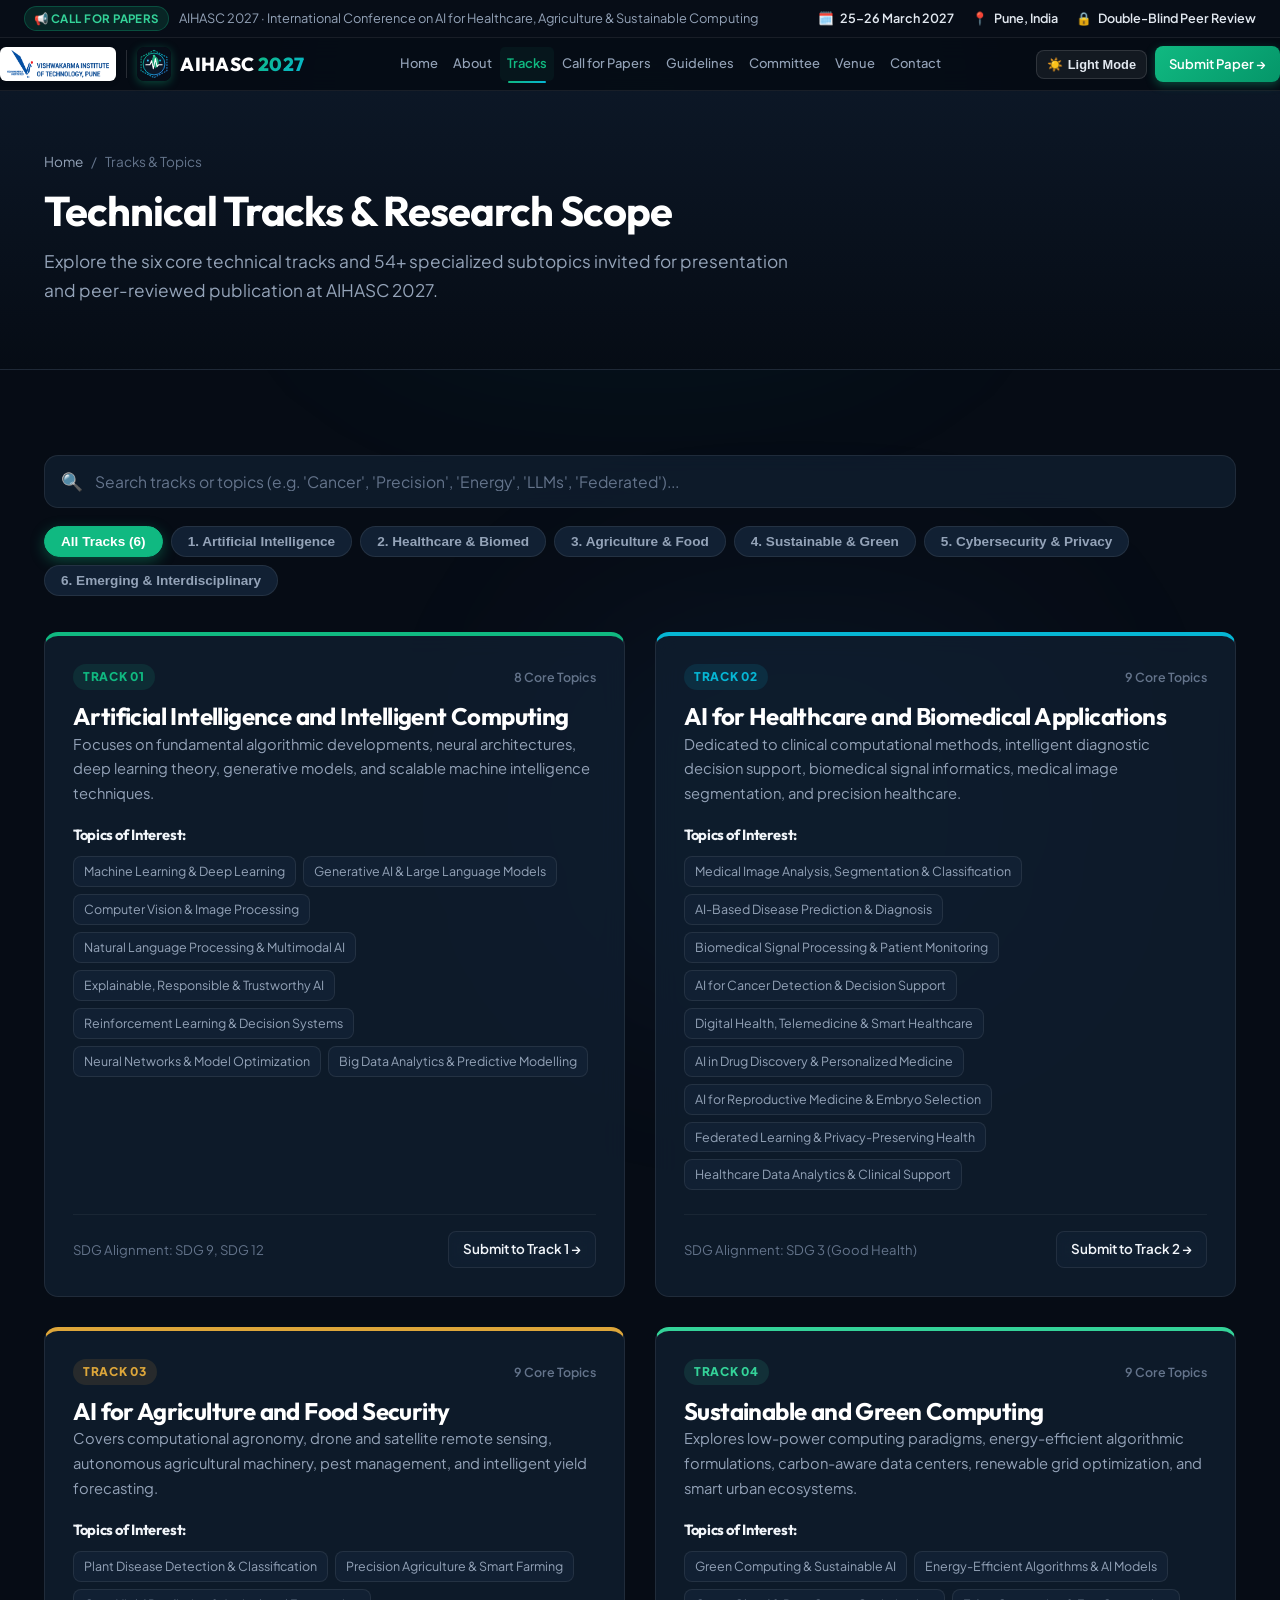
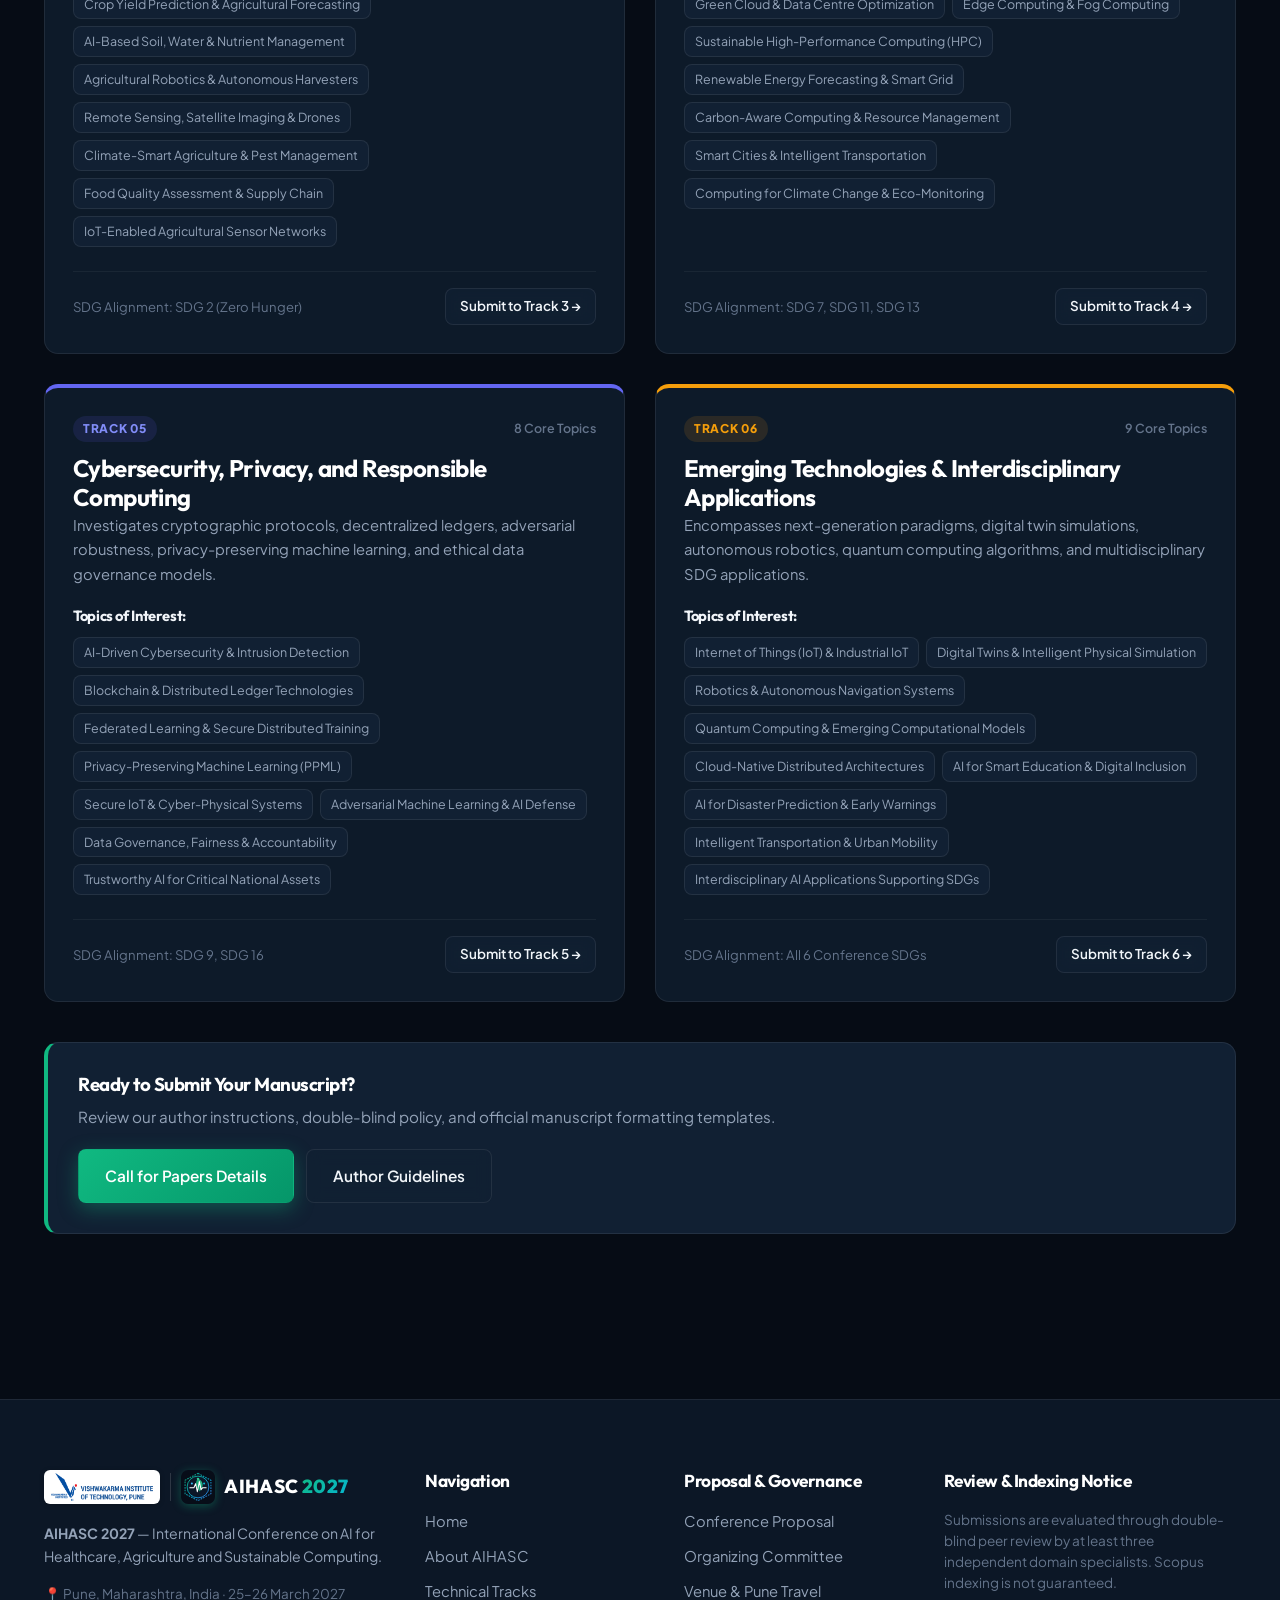
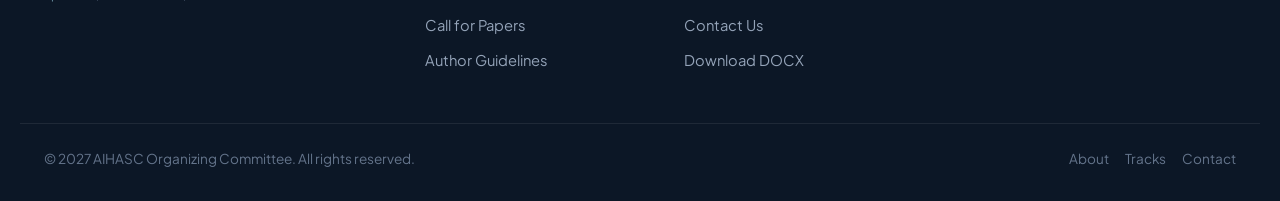
<file: tracks.html>
<!DOCTYPE html>
<html lang="en">
<head>
  <meta charset="UTF-8">
  <meta name="viewport" content="width=device-width, initial-scale=1.0">
  <title>Technical Tracks & Topics | AIHASC 2027</title>
  <meta name="description" content="Explore the 6 comprehensive technical tracks and 54+ specialized subtopics of AIHASC 2027. Filter by AI, Healthcare, Agriculture, Sustainable Computing, and Security.">
  <link rel="icon" type="image/svg+xml" href="images/favicon.svg">
  <link rel="stylesheet" href="css/style.css">
</head>
<body>

    <!-- Top Announcement Bar -->
  <div class="top-ticker">
    <div class="container ticker-content">
      <div class="ticker-left">
        <span class="ticker-badge">📢 Call for Papers</span>
        <span>AIHASC 2027 · International Conference on AI for Healthcare, Agriculture &amp; Sustainable Computing</span>
      </div>
      <div class="ticker-items">
        <span class="ticker-item">🗓️ <strong>25–26 March 2027</strong></span>
        <span class="ticker-item">📍 <strong>Pune, India</strong></span>
        <span class="ticker-item">🔒 <strong>Double-Blind Peer Review</strong></span>
      </div>
    </div>
  </div>

  <!-- Header & Navigation -->
  <header class="site-header">
    <div class="container nav-wrapper">
      <a href="index.html" class="brand-link" aria-label="AIHASC 2027 Home">
        <div class="brand-vit-wrap">
          <img src="images/vit%20logo.png" alt="VIT Pune Logo" class="brand-vit-logo">
        </div>
        <div class="brand-divider" aria-hidden="true"></div>
        <img src="images/favicon.svg" alt="AIHASC 2027 Logo" class="brand-emblem">
        <div class="brand-text">
          <div class="brand-title">AIHASC <span class="brand-year">2027</span></div>
          <div class="brand-sub">AI · Health · Agriculture · Sustainability</div>
        </div>
      </a>

      <ul class="nav-menu">
        <li><a href="index.html" class="nav-link" data-page="index.html">Home</a></li>
        <li><a href="about.html" class="nav-link" data-page="about.html">About</a></li>
        <li><a href="tracks.html" class="nav-link active" data-page="tracks.html">Tracks</a></li>
        <li><a href="call-for-papers.html" class="nav-link" data-page="call-for-papers.html">Call for Papers</a></li>
        <li><a href="author-guidelines.html" class="nav-link" data-page="author-guidelines.html">Guidelines</a></li>
        <li><a href="committee.html" class="nav-link" data-page="committee.html">Committee</a></li>
        <li><a href="venue.html" class="nav-link" data-page="venue.html">Venue</a></li>
        <li><a href="contact.html" class="nav-link" data-page="contact.html">Contact</a></li>
      </ul>

      <div class="nav-actions">
        <button id="theme-toggle" class="theme-btn" aria-label="Toggle theme">☀️ Light</button>
        <a href="call-for-papers.html#submission" class="nav-cta">Submit Paper →</a>
        <button class="mobile-toggle" aria-label="Toggle navigation" aria-expanded="false">&#9776;</button>
      </div>
    </div>
  </header>

  <!-- Page Hero -->
  <section class="page-hero">
    <div class="container">
      <div class="breadcrumb">
        <a href="index.html">Home</a> <span>/</span> <span>Tracks &amp; Topics</span>
      </div>
      <h1>Technical Tracks &amp; Research Scope</h1>
      <p class="page-hero-sub">
        Explore the six core technical tracks and 54+ specialized subtopics invited for presentation and peer-reviewed publication at AIHASC 2027.
      </p>
    </div>
  </section>

  <!-- Interactive Tracks Explorer -->
  <section class="section">
    <div class="container">

      <!-- Search & Category Filters -->
      <div class="track-controls">
        <div class="track-search-bar">
          <span class="track-search-icon">🔍</span>
          <input type="text" id="track-search" class="track-search-input" placeholder="Search tracks or topics (e.g. 'Cancer', 'Precision', 'Energy', 'LLMs', 'Federated')..." aria-label="Search technical tracks">
        </div>

        <div class="track-filter-pills">
          <button class="filter-pill active" data-filter="all">All Tracks (6)</button>
          <button class="filter-pill" data-filter="ai">1. Artificial Intelligence</button>
          <button class="filter-pill" data-filter="health">2. Healthcare &amp; Biomed</button>
          <button class="filter-pill" data-filter="agri">3. Agriculture &amp; Food</button>
          <button class="filter-pill" data-filter="green">4. Sustainable &amp; Green</button>
          <button class="filter-pill" data-filter="security">5. Cybersecurity &amp; Privacy</button>
          <button class="filter-pill" data-filter="emerging">6. Emerging &amp; Interdisciplinary</button>
        </div>

        <div id="track-match-count" style="display:none;font-size:0.88rem;color:var(--emerald);font-weight:600;"></div>
      </div>

      <!-- Tracks Grid -->
      <div class="grid grid-2" style="gap:30px;">

        <!-- Track 1 -->
        <div class="card track-card" id="track-1" data-category="ai" style="border-top-color:#10b981;">
          <div>
            <div class="track-header">
              <span class="track-badge" style="color:#10b981;background:rgba(16,185,129,0.12);">Track 01</span>
              <span class="track-topic-count">8 Core Topics</span>
            </div>
            <h2>Artificial Intelligence and Intelligent Computing</h2>
            <p class="track-desc">
              Focuses on fundamental algorithmic developments, neural architectures, deep learning theory, generative models, and scalable machine intelligence techniques.
            </p>

            <h4 style="font-size:0.92rem;margin-bottom:12px;color:var(--text-main);">Topics of Interest:</h4>
            <div class="track-topics-wrap">
              <span class="topic-tag">Machine Learning &amp; Deep Learning</span>
              <span class="topic-tag">Generative AI &amp; Large Language Models</span>
              <span class="topic-tag">Computer Vision &amp; Image Processing</span>
              <span class="topic-tag">Natural Language Processing &amp; Multimodal AI</span>
              <span class="topic-tag">Explainable, Responsible &amp; Trustworthy AI</span>
              <span class="topic-tag">Reinforcement Learning &amp; Decision Systems</span>
              <span class="topic-tag">Neural Networks &amp; Model Optimization</span>
              <span class="topic-tag">Big Data Analytics &amp; Predictive Modelling</span>
            </div>
          </div>

          <div class="track-footer">
            <span style="font-size:0.82rem;color:var(--text-dim);">SDG Alignment: SDG 9, SDG 12</span>
            <a href="call-for-papers.html#submission" class="btn btn-outline" style="padding:6px 14px;font-size:0.84rem;">Submit to Track 1 →</a>
          </div>
        </div>

        <!-- Track 2 -->
        <div class="card track-card" id="track-2" data-category="health" style="border-top-color:#06b6d4;">
          <div>
            <div class="track-header">
              <span class="track-badge" style="color:#06b6d4;background:rgba(6,182,212,0.12);">Track 02</span>
              <span class="track-topic-count">9 Core Topics</span>
            </div>
            <h2>AI for Healthcare and Biomedical Applications</h2>
            <p class="track-desc">
              Dedicated to clinical computational methods, intelligent diagnostic decision support, biomedical signal informatics, medical image segmentation, and precision healthcare.
            </p>

            <h4 style="font-size:0.92rem;margin-bottom:12px;color:var(--text-main);">Topics of Interest:</h4>
            <div class="track-topics-wrap">
              <span class="topic-tag">Medical Image Analysis, Segmentation &amp; Classification</span>
              <span class="topic-tag">AI-Based Disease Prediction &amp; Diagnosis</span>
              <span class="topic-tag">Biomedical Signal Processing &amp; Patient Monitoring</span>
              <span class="topic-tag">AI for Cancer Detection &amp; Decision Support</span>
              <span class="topic-tag">Digital Health, Telemedicine &amp; Smart Healthcare</span>
              <span class="topic-tag">AI in Drug Discovery &amp; Personalized Medicine</span>
              <span class="topic-tag">AI for Reproductive Medicine &amp; Embryo Selection</span>
              <span class="topic-tag">Federated Learning &amp; Privacy-Preserving Health</span>
              <span class="topic-tag">Healthcare Data Analytics &amp; Clinical Support</span>
            </div>
          </div>

          <div class="track-footer">
            <span style="font-size:0.82rem;color:var(--text-dim);">SDG Alignment: SDG 3 (Good Health)</span>
            <a href="call-for-papers.html#submission" class="btn btn-outline" style="padding:6px 14px;font-size:0.84rem;">Submit to Track 2 →</a>
          </div>
        </div>

        <!-- Track 3 -->
        <div class="card track-card" id="track-3" data-category="agri" style="border-top-color:#dda63a;">
          <div>
            <div class="track-header">
              <span class="track-badge" style="color:#dda63a;background:rgba(221,166,58,0.12);">Track 03</span>
              <span class="track-topic-count">9 Core Topics</span>
            </div>
            <h2>AI for Agriculture and Food Security</h2>
            <p class="track-desc">
              Covers computational agronomy, drone and satellite remote sensing, autonomous agricultural machinery, pest management, and intelligent yield forecasting.
            </p>

            <h4 style="font-size:0.92rem;margin-bottom:12px;color:var(--text-main);">Topics of Interest:</h4>
            <div class="track-topics-wrap">
              <span class="topic-tag">Plant Disease Detection &amp; Classification</span>
              <span class="topic-tag">Precision Agriculture &amp; Smart Farming</span>
              <span class="topic-tag">Crop Yield Prediction &amp; Agricultural Forecasting</span>
              <span class="topic-tag">AI-Based Soil, Water &amp; Nutrient Management</span>
              <span class="topic-tag">Agricultural Robotics &amp; Autonomous Harvesters</span>
              <span class="topic-tag">Remote Sensing, Satellite Imaging &amp; Drones</span>
              <span class="topic-tag">Climate-Smart Agriculture &amp; Pest Management</span>
              <span class="topic-tag">Food Quality Assessment &amp; Supply Chain</span>
              <span class="topic-tag">IoT-Enabled Agricultural Sensor Networks</span>
            </div>
          </div>

          <div class="track-footer">
            <span style="font-size:0.82rem;color:var(--text-dim);">SDG Alignment: SDG 2 (Zero Hunger)</span>
            <a href="call-for-papers.html#submission" class="btn btn-outline" style="padding:6px 14px;font-size:0.84rem;">Submit to Track 3 →</a>
          </div>
        </div>

        <!-- Track 4 -->
        <div class="card track-card" id="track-4" data-category="green" style="border-top-color:#34d399;">
          <div>
            <div class="track-header">
              <span class="track-badge" style="color:#34d399;background:rgba(52,211,153,0.12);">Track 04</span>
              <span class="track-topic-count">9 Core Topics</span>
            </div>
            <h2>Sustainable and Green Computing</h2>
            <p class="track-desc">
              Explores low-power computing paradigms, energy-efficient algorithmic formulations, carbon-aware data centers, renewable grid optimization, and smart urban ecosystems.
            </p>

            <h4 style="font-size:0.92rem;margin-bottom:12px;color:var(--text-main);">Topics of Interest:</h4>
            <div class="track-topics-wrap">
              <span class="topic-tag">Green Computing &amp; Sustainable AI</span>
              <span class="topic-tag">Energy-Efficient Algorithms &amp; AI Models</span>
              <span class="topic-tag">Green Cloud &amp; Data Centre Optimization</span>
              <span class="topic-tag">Edge Computing &amp; Fog Computing</span>
              <span class="topic-tag">Sustainable High-Performance Computing (HPC)</span>
              <span class="topic-tag">Renewable Energy Forecasting &amp; Smart Grid</span>
              <span class="topic-tag">Carbon-Aware Computing &amp; Resource Management</span>
              <span class="topic-tag">Smart Cities &amp; Intelligent Transportation</span>
              <span class="topic-tag">Computing for Climate Change &amp; Eco-Monitoring</span>
            </div>
          </div>

          <div class="track-footer">
            <span style="font-size:0.82rem;color:var(--text-dim);">SDG Alignment: SDG 7, SDG 11, SDG 13</span>
            <a href="call-for-papers.html#submission" class="btn btn-outline" style="padding:6px 14px;font-size:0.84rem;">Submit to Track 4 →</a>
          </div>
        </div>

        <!-- Track 5 -->
        <div class="card track-card" id="track-5" data-category="security" style="border-top-color:#6366f1;">
          <div>
            <div class="track-header">
              <span class="track-badge" style="color:#818cf8;background:rgba(99,102,241,0.12);">Track 05</span>
              <span class="track-topic-count">8 Core Topics</span>
            </div>
            <h2>Cybersecurity, Privacy, and Responsible Computing</h2>
            <p class="track-desc">
              Investigates cryptographic protocols, decentralized ledgers, adversarial robustness, privacy-preserving machine learning, and ethical data governance models.
            </p>

            <h4 style="font-size:0.92rem;margin-bottom:12px;color:var(--text-main);">Topics of Interest:</h4>
            <div class="track-topics-wrap">
              <span class="topic-tag">AI-Driven Cybersecurity &amp; Intrusion Detection</span>
              <span class="topic-tag">Blockchain &amp; Distributed Ledger Technologies</span>
              <span class="topic-tag">Federated Learning &amp; Secure Distributed Training</span>
              <span class="topic-tag">Privacy-Preserving Machine Learning (PPML)</span>
              <span class="topic-tag">Secure IoT &amp; Cyber-Physical Systems</span>
              <span class="topic-tag">Adversarial Machine Learning &amp; AI Defense</span>
              <span class="topic-tag">Data Governance, Fairness &amp; Accountability</span>
              <span class="topic-tag">Trustworthy AI for Critical National Assets</span>
            </div>
          </div>

          <div class="track-footer">
            <span style="font-size:0.82rem;color:var(--text-dim);">SDG Alignment: SDG 9, SDG 16</span>
            <a href="call-for-papers.html#submission" class="btn btn-outline" style="padding:6px 14px;font-size:0.84rem;">Submit to Track 5 →</a>
          </div>
        </div>

        <!-- Track 6 -->
        <div class="card track-card" id="track-6" data-category="emerging" style="border-top-color:#f59e0b;">
          <div>
            <div class="track-header">
              <span class="track-badge" style="color:#f59e0b;background:rgba(245,158,11,0.12);">Track 06</span>
              <span class="track-topic-count">9 Core Topics</span>
            </div>
            <h2>Emerging Technologies &amp; Interdisciplinary Applications</h2>
            <p class="track-desc">
              Encompasses next-generation paradigms, digital twin simulations, autonomous robotics, quantum computing algorithms, and multidisciplinary SDG applications.
            </p>

            <h4 style="font-size:0.92rem;margin-bottom:12px;color:var(--text-main);">Topics of Interest:</h4>
            <div class="track-topics-wrap">
              <span class="topic-tag">Internet of Things (IoT) &amp; Industrial IoT</span>
              <span class="topic-tag">Digital Twins &amp; Intelligent Physical Simulation</span>
              <span class="topic-tag">Robotics &amp; Autonomous Navigation Systems</span>
              <span class="topic-tag">Quantum Computing &amp; Emerging Computational Models</span>
              <span class="topic-tag">Cloud-Native Distributed Architectures</span>
              <span class="topic-tag">AI for Smart Education &amp; Digital Inclusion</span>
              <span class="topic-tag">AI for Disaster Prediction &amp; Early Warnings</span>
              <span class="topic-tag">Intelligent Transportation &amp; Urban Mobility</span>
              <span class="topic-tag">Interdisciplinary AI Applications Supporting SDGs</span>
            </div>
          </div>

          <div class="track-footer">
            <span style="font-size:0.82rem;color:var(--text-dim);">SDG Alignment: All 6 Conference SDGs</span>
            <a href="call-for-papers.html#submission" class="btn btn-outline" style="padding:6px 14px;font-size:0.84rem;">Submit to Track 6 →</a>
          </div>
        </div>

      </div>

      <!-- Submission Guidelines Quick Callout -->
      <div class="card" style="margin-top:40px;background:var(--bg-elevated);border-left:4px solid var(--emerald);padding:30px;">
        <div style="display:flex;align-items:center;justify-content:space-between;flex-wrap:wrap;gap:20px;">
          <div>
            <h3 style="margin-bottom:8px;">Ready to Submit Your Manuscript?</h3>
            <p style="margin-bottom:0;font-size:0.95rem;">Review our author instructions, double-blind policy, and official manuscript formatting templates.</p>
          </div>
          <div style="display:flex;gap:12px;flex-wrap:wrap;">
            <a href="call-for-papers.html" class="btn btn-primary">Call for Papers Details</a>
            <a href="author-guidelines.html" class="btn btn-outline">Author Guidelines</a>
          </div>
        </div>
      </div>

    </div>
  </section>

  <!-- Footer -->
  <footer class="site-footer">
    <div class="container footer-grid">
      <div class="footer-col">
        <a href="index.html" class="brand-link" style="margin-bottom:18px;">
          <div class="brand-vit-wrap">
            <img src="images/vit%20logo.png" alt="VIT Pune Logo" class="brand-vit-logo">
          </div>
          <div class="brand-divider" aria-hidden="true"></div>
          <img src="images/favicon.svg" alt="AIHASC 2027 Logo" class="brand-emblem">
          <div class="brand-text">
            <div class="brand-title" style="color:#ffffff;">AIHASC <span class="brand-year">2027</span></div>
            <div class="brand-sub">AI · Health · Agriculture · Sustainability</div>
          </div>
        </a>
        <p style="font-size:0.88rem;line-height:1.6;margin-bottom:16px;">
          <strong>AIHASC 2027</strong> — International Conference on AI for Healthcare, Agriculture and Sustainable Computing.
        </p>
        <div style="font-size:0.84rem;color:var(--text-dim);">
          📍 Pune, Maharashtra, India · 25–26 March 2027
        </div>
      </div>

      <div class="footer-col">
        <h4>Navigation</h4>
        <ul class="footer-links">
          <li><a href="index.html">Home</a></li>
          <li><a href="about.html">About AIHASC</a></li>
          <li><a href="tracks.html">Technical Tracks</a></li>
          <li><a href="call-for-papers.html">Call for Papers</a></li>
          <li><a href="author-guidelines.html">Author Guidelines</a></li>
        </ul>
      </div>

      <div class="footer-col">
        <h4>Proposal &amp; Governance</h4>
        <ul class="footer-links">
          <li><a href="proposal.html">Conference Proposal</a></li>
          <li><a href="committee.html">Organizing Committee</a></li>
          <li><a href="venue.html">Venue &amp; Pune Travel</a></li>
          <li><a href="contact.html">Contact Us</a></li>
          <li><a href="downloads/AIHASC_2027_Call_for_Papers_and_Conference_Proposal.docx" download>Download DOCX</a></li>
        </ul>
      </div>

      <div class="footer-col">
        <h4>Review &amp; Indexing Notice</h4>
        <p style="font-size:0.85rem;line-height:1.55;color:var(--text-dim);">
          Submissions are evaluated through double-blind peer review by at least three independent domain specialists. Scopus indexing is not guaranteed.
        </p>
      </div>
    </div>

    <div class="container footer-bottom">
      <div>© 2027 AIHASC Organizing Committee. All rights reserved.</div>
      <div style="display:flex;gap:16px;">
        <a href="about.html" style="color:var(--text-dim);">About</a>
        <a href="tracks.html" style="color:var(--text-dim);">Tracks</a>
        <a href="contact.html" style="color:var(--text-dim);">Contact</a>
      </div>
    </div>
  </footer>

  <button id="back-to-top" class="back-to-top" aria-label="Back to top">↑</button>
  <script src="js/main.js"></script>
</body>
</html>
</file>
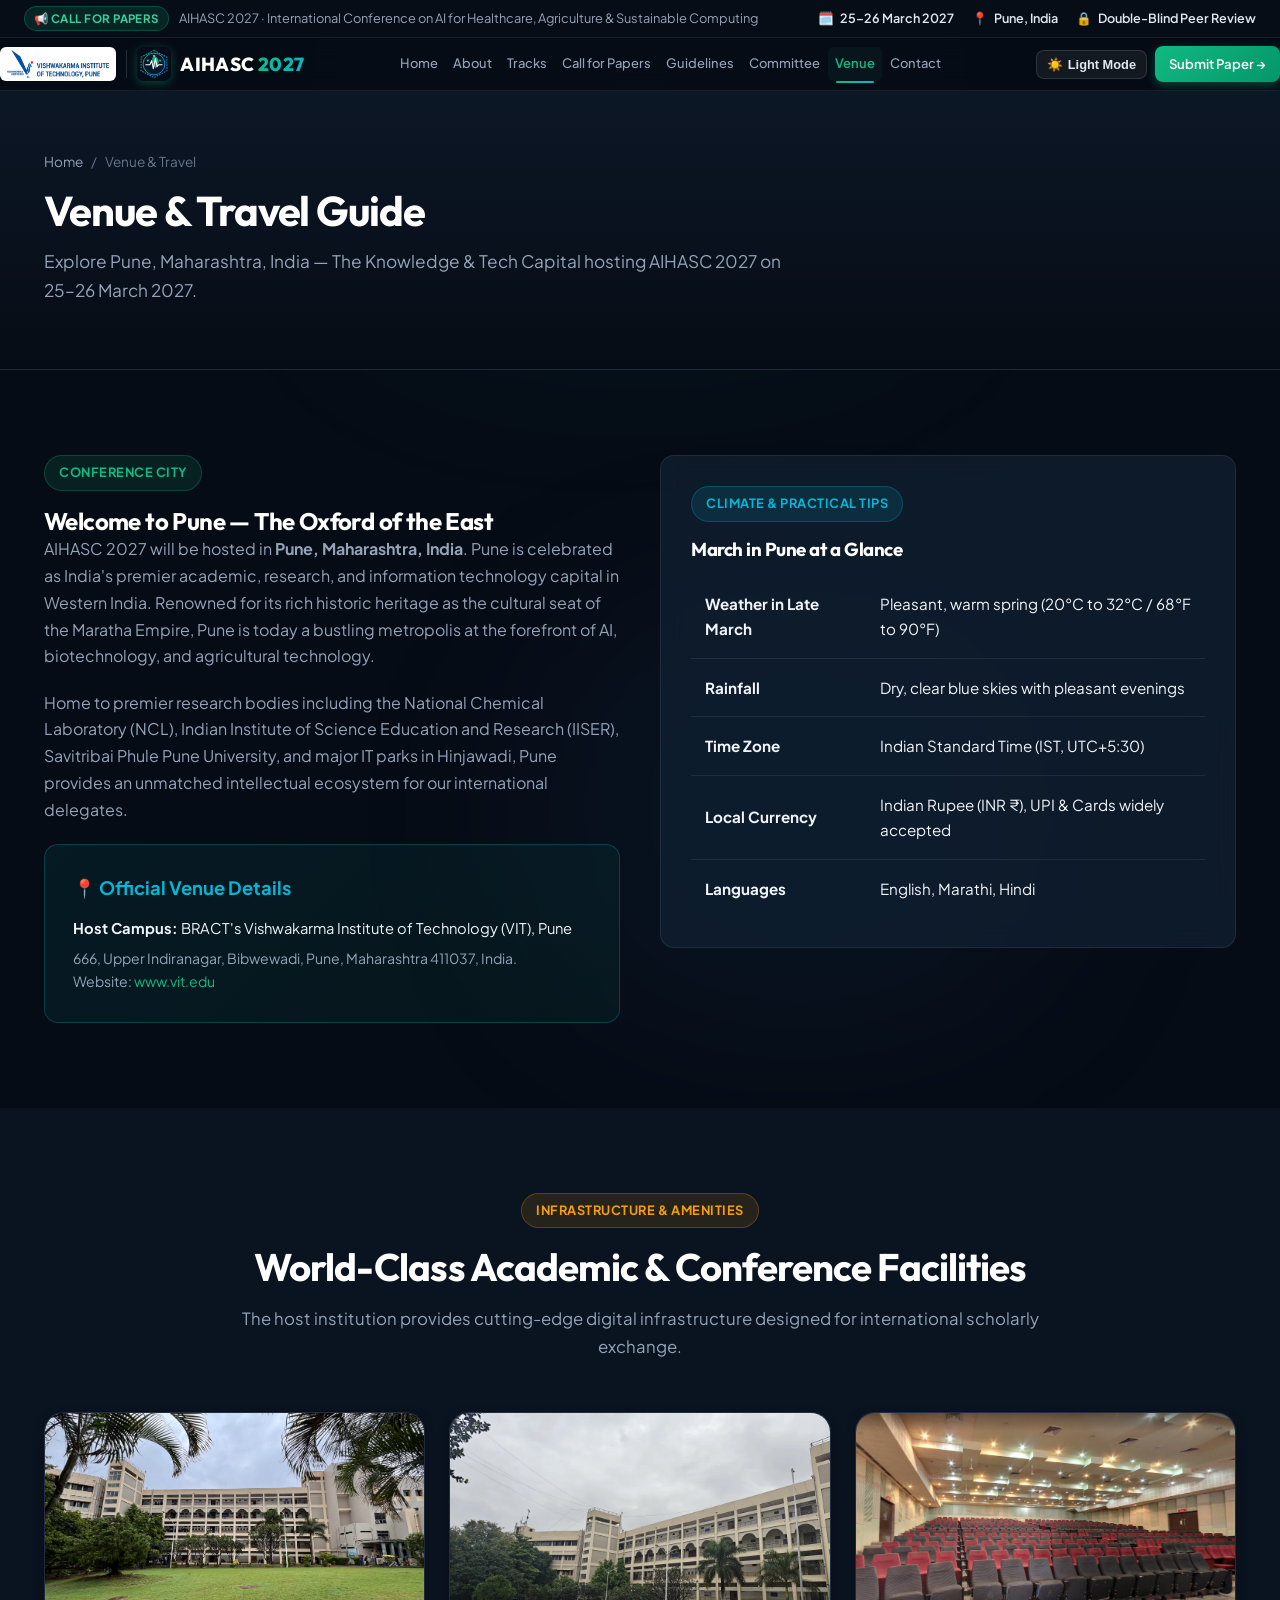
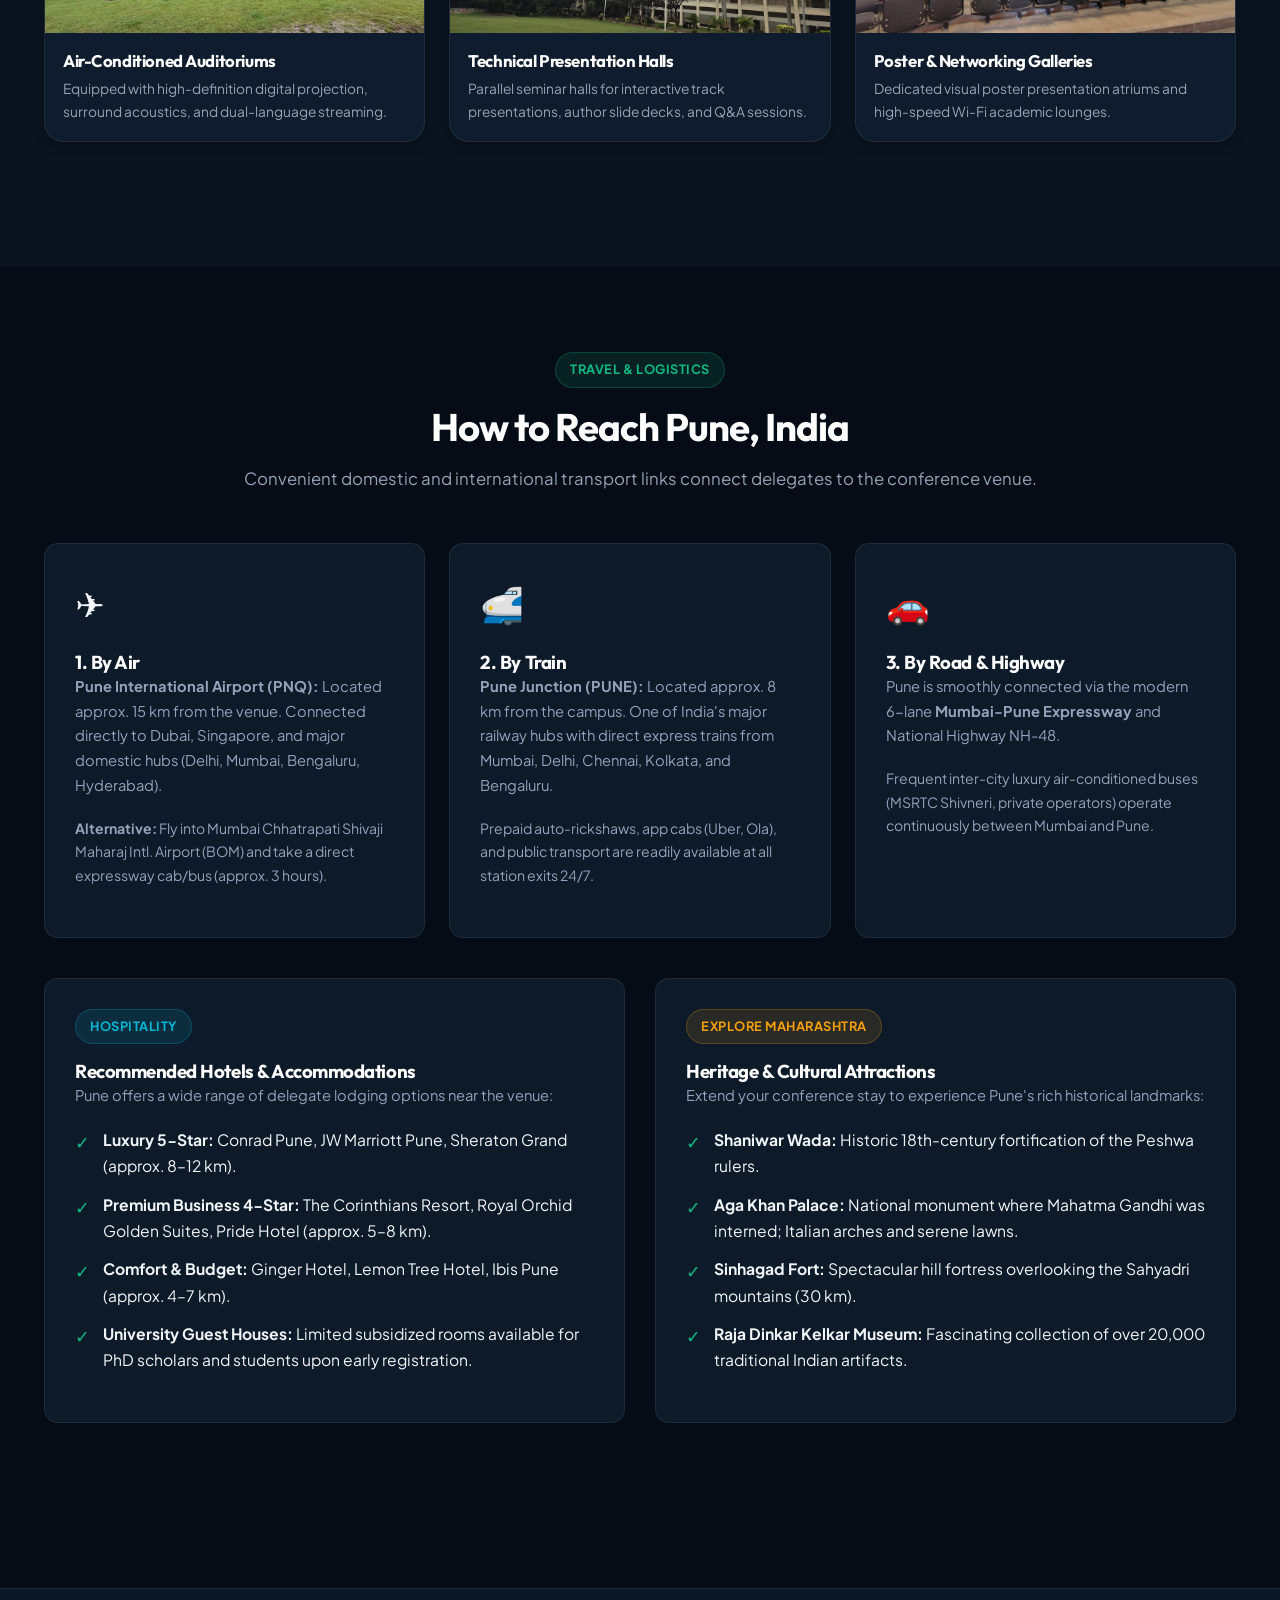
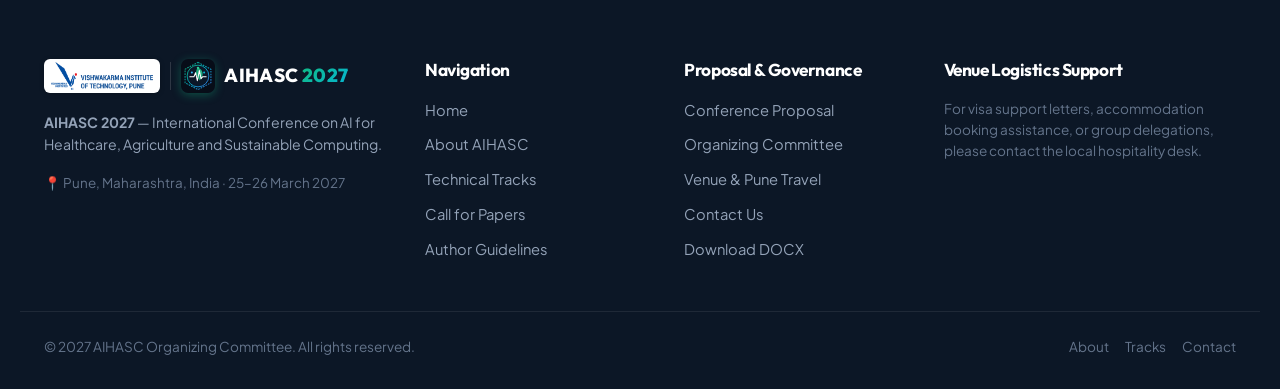
<file: venue.html>
<!DOCTYPE html>
<html lang="en">
<head>
  <meta charset="UTF-8">
  <meta name="viewport" content="width=device-width, initial-scale=1.0">
  <title>Venue & Travel Guide | AIHASC 2027 - Pune, India</title>
  <meta name="description" content="Venue location, travel guide, airport connectivity (Pune PNQ / Mumbai BOM), accommodations, and city heritage for AIHASC 2027 in Pune, Maharashtra, India.">
  <link rel="icon" type="image/svg+xml" href="images/favicon.svg">
  <link rel="stylesheet" href="css/style.css">
</head>
<body>

    <!-- Top Announcement Bar -->
  <div class="top-ticker">
    <div class="container ticker-content">
      <div class="ticker-left">
        <span class="ticker-badge">📢 Call for Papers</span>
        <span>AIHASC 2027 · International Conference on AI for Healthcare, Agriculture &amp; Sustainable Computing</span>
      </div>
      <div class="ticker-items">
        <span class="ticker-item">🗓️ <strong>25–26 March 2027</strong></span>
        <span class="ticker-item">📍 <strong>Pune, India</strong></span>
        <span class="ticker-item">🔒 <strong>Double-Blind Peer Review</strong></span>
      </div>
    </div>
  </div>

  <!-- Header & Navigation -->
  <header class="site-header">
    <div class="container nav-wrapper">
      <a href="index.html" class="brand-link" aria-label="AIHASC 2027 Home">
        <div class="brand-vit-wrap">
          <img src="images/vit%20logo.png" alt="VIT Pune Logo" class="brand-vit-logo">
        </div>
        <div class="brand-divider" aria-hidden="true"></div>
        <img src="images/favicon.svg" alt="AIHASC 2027 Logo" class="brand-emblem">
        <div class="brand-text">
          <div class="brand-title">AIHASC <span class="brand-year">2027</span></div>
          <div class="brand-sub">AI · Health · Agriculture · Sustainability</div>
        </div>
      </a>

      <ul class="nav-menu">
        <li><a href="index.html" class="nav-link" data-page="index.html">Home</a></li>
        <li><a href="about.html" class="nav-link" data-page="about.html">About</a></li>
        <li><a href="tracks.html" class="nav-link" data-page="tracks.html">Tracks</a></li>
        <li><a href="call-for-papers.html" class="nav-link" data-page="call-for-papers.html">Call for Papers</a></li>
        <li><a href="author-guidelines.html" class="nav-link" data-page="author-guidelines.html">Guidelines</a></li>
        <li><a href="committee.html" class="nav-link" data-page="committee.html">Committee</a></li>
        <li><a href="venue.html" class="nav-link active" data-page="venue.html">Venue</a></li>
        <li><a href="contact.html" class="nav-link" data-page="contact.html">Contact</a></li>
      </ul>

      <div class="nav-actions">
        <button id="theme-toggle" class="theme-btn" aria-label="Toggle theme">☀️ Light</button>
        <a href="call-for-papers.html#submission" class="nav-cta">Submit Paper →</a>
        <button class="mobile-toggle" aria-label="Toggle navigation" aria-expanded="false">&#9776;</button>
      </div>
    </div>
  </header>

  <!-- Page Hero -->
  <section class="page-hero">
    <div class="container">
      <div class="breadcrumb">
        <a href="index.html">Home</a> <span>/</span> <span>Venue &amp; Travel</span>
      </div>
      <h1>Venue &amp; Travel Guide</h1>
      <p class="page-hero-sub">
        Explore Pune, Maharashtra, India — The Knowledge &amp; Tech Capital hosting AIHASC 2027 on 25–26 March 2027.
      </p>
    </div>
  </section>

  <!-- Destination Profile & Campus Overview -->
  <section class="section">
    <div class="container two-col">
      <div>
        <span class="badge-tag">Conference City</span>
        <h2>Welcome to Pune — The Oxford of the East</h2>
        <p>
          AIHASC 2027 will be hosted in <strong>Pune, Maharashtra, India</strong>. Pune is celebrated as India's premier academic, research, and information technology capital in Western India. Renowned for its rich historic heritage as the cultural seat of the Maratha Empire, Pune is today a bustling metropolis at the forefront of AI, biotechnology, and agricultural technology.
        </p>
        <p>
          Home to premier research bodies including the National Chemical Laboratory (NCL), Indian Institute of Science Education and Research (IISER), Savitribai Phule Pune University, and major IT parks in Hinjawadi, Pune provides an unmatched intellectual ecosystem for our international delegates.
        </p>

        <div class="notice-box" style="margin-top:20px;">
          <div class="notice-box-title">📍 Official Venue Details</div>
          <p style="font-size:0.92rem;color:var(--text-main);margin-bottom:6px;">
            <strong>Host Campus:</strong> BRACT's Vishwakarma Institute of Technology (VIT), Pune
          </p>
          <p style="font-size:0.88rem;color:var(--text-muted);margin-bottom:0;">
            666, Upper Indiranagar, Bibwewadi, Pune, Maharashtra 411037, India.<br>
            Website: <a href="https://www.vit.edu" target="_blank" rel="noopener">www.vit.edu</a>
          </p>
        </div>
      </div>

      <div class="card">
        <span class="badge-tag badge-cyan">Climate &amp; Practical Tips</span>
        <h3>March in Pune at a Glance</h3>
        <table class="dates-table">
          <tr>
            <td><strong>Weather in Late March</strong></td>
            <td>Pleasant, warm spring (20°C to 32°C / 68°F to 90°F)</td>
          </tr>
          <tr>
            <td><strong>Rainfall</strong></td>
            <td>Dry, clear blue skies with pleasant evenings</td>
          </tr>
          <tr>
            <td><strong>Time Zone</strong></td>
            <td>Indian Standard Time (IST, UTC+5:30)</td>
          </tr>
          <tr>
            <td><strong>Local Currency</strong></td>
            <td>Indian Rupee (INR ₹), UPI &amp; Cards widely accepted</td>
          </tr>
          <tr>
            <td><strong>Languages</strong></td>
            <td>English, Marathi, Hindi</td>
          </tr>
        </table>
      </div>
    </div>
  </section>

  <!-- Campus Infrastructure Showcase Gallery -->
  <section class="section section-alt">
    <div class="container">
      <div class="section-header">
        <span class="badge-tag badge-amber">Infrastructure &amp; Amenities</span>
        <h2>World-Class Academic &amp; Conference Facilities</h2>
        <p>The host institution provides cutting-edge digital infrastructure designed for international scholarly exchange.</p>
      </div>

      <div class="grid grid-3" style="gap:24px;margin-bottom:40px;">
        <div class="hero-visual-card" style="box-shadow:var(--shadow-sm);">
          <img src="images/campus/vit5.webp" alt="Modern Academic Complex" class="hero-visual-img" style="height:220px;">
          <div style="padding:18px;">
            <h4 style="font-size:1.05rem;margin-bottom:6px;">Air-Conditioned Auditoriums</h4>
            <p style="font-size:0.86rem;margin-bottom:0;color:var(--text-muted);">Equipped with high-definition digital projection, surround acoustics, and dual-language streaming.</p>
          </div>
        </div>

        <div class="hero-visual-card" style="box-shadow:var(--shadow-sm);">
          <img src="images/campus/Vit1.webp" alt="Conference Seminar Hall" class="hero-visual-img" style="height:220px;">
          <div style="padding:18px;">
            <h4 style="font-size:1.05rem;margin-bottom:6px;">Technical Presentation Halls</h4>
            <p style="font-size:0.86rem;margin-bottom:0;color:var(--text-muted);">Parallel seminar halls for interactive track presentations, author slide decks, and Q&amp;A sessions.</p>
          </div>
        </div>

        <div class="hero-visual-card" style="box-shadow:var(--shadow-sm);">
          <img src="images/campus/vit3.png" alt="Campus Research Facilities" class="hero-visual-img" style="height:220px;">
          <div style="padding:18px;">
            <h4 style="font-size:1.05rem;margin-bottom:6px;">Poster &amp; Networking Galleries</h4>
            <p style="font-size:0.86rem;margin-bottom:0;color:var(--text-muted);">Dedicated visual poster presentation atriums and high-speed Wi-Fi academic lounges.</p>
          </div>
        </div>
      </div>
    </div>
  </section>

  <!-- Travel & Connectivity Guide -->
  <section class="section">
    <div class="container">
      <div class="section-header">
        <span class="badge-tag">Travel &amp; Logistics</span>
        <h2>How to Reach Pune, India</h2>
        <p>Convenient domestic and international transport links connect delegates to the conference venue.</p>
      </div>

      <div class="grid grid-3">
        <div class="card">
          <div class="card-icon">✈️</div>
          <h3>1. By Air</h3>
          <p style="font-size:0.92rem;">
            <strong>Pune International Airport (PNQ):</strong> Located approx. 15 km from the venue. Connected directly to Dubai, Singapore, and major domestic hubs (Delhi, Mumbai, Bengaluru, Hyderabad).
          </p>
          <p style="font-size:0.88rem;color:var(--text-muted);">
            <strong>Alternative:</strong> Fly into Mumbai Chhatrapati Shivaji Maharaj Intl. Airport (BOM) and take a direct expressway cab/bus (approx. 3 hours).
          </p>
        </div>

        <div class="card">
          <div class="card-icon">🚅</div>
          <h3>2. By Train</h3>
          <p style="font-size:0.92rem;">
            <strong>Pune Junction (PUNE):</strong> Located approx. 8 km from the campus. One of India's major railway hubs with direct express trains from Mumbai, Delhi, Chennai, Kolkata, and Bengaluru.
          </p>
          <p style="font-size:0.88rem;color:var(--text-muted);">
            Prepaid auto-rickshaws, app cabs (Uber, Ola), and public transport are readily available at all station exits 24/7.
          </p>
        </div>

        <div class="card">
          <div class="card-icon">🚗</div>
          <h3>3. By Road &amp; Highway</h3>
          <p style="font-size:0.92rem;">
            Pune is smoothly connected via the modern 6-lane <strong>Mumbai-Pune Expressway</strong> and National Highway NH-48.
          </p>
          <p style="font-size:0.88rem;color:var(--text-muted);">
            Frequent inter-city luxury air-conditioned buses (MSRTC Shivneri, private operators) operate continuously between Mumbai and Pune.
          </p>
        </div>
      </div>

      <!-- Accommodations & Heritage Guide -->
      <div class="grid grid-2" style="margin-top:40px;gap:30px;">
        <div class="card">
          <span class="badge-tag badge-cyan">Hospitality</span>
          <h3>Recommended Hotels &amp; Accommodations</h3>
          <p style="font-size:0.92rem;">Pune offers a wide range of delegate lodging options near the venue:</p>
          <ul class="list-check" style="font-size:0.9rem;">
            <li><strong>Luxury 5-Star:</strong> Conrad Pune, JW Marriott Pune, Sheraton Grand (approx. 8–12 km).</li>
            <li><strong>Premium Business 4-Star:</strong> The Corinthians Resort, Royal Orchid Golden Suites, Pride Hotel (approx. 5–8 km).</li>
            <li><strong>Comfort &amp; Budget:</strong> Ginger Hotel, Lemon Tree Hotel, Ibis Pune (approx. 4–7 km).</li>
            <li><strong>University Guest Houses:</strong> Limited subsidized rooms available for PhD scholars and students upon early registration.</li>
          </ul>
        </div>

        <div class="card">
          <span class="badge-tag badge-amber">Explore Maharashtra</span>
          <h3>Heritage &amp; Cultural Attractions</h3>
          <p style="font-size:0.92rem;">Extend your conference stay to experience Pune's rich historical landmarks:</p>
          <ul class="list-check" style="font-size:0.9rem;">
            <li><strong>Shaniwar Wada:</strong> Historic 18th-century fortification of the Peshwa rulers.</li>
            <li><strong>Aga Khan Palace:</strong> National monument where Mahatma Gandhi was interned; Italian arches and serene lawns.</li>
            <li><strong>Sinhagad Fort:</strong> Spectacular hill fortress overlooking the Sahyadri mountains (30 km).</li>
            <li><strong>Raja Dinkar Kelkar Museum:</strong> Fascinating collection of over 20,000 traditional Indian artifacts.</li>
          </ul>
        </div>
      </div>

    </div>
  </section>

  <!-- Footer -->
  <footer class="site-footer">
    <div class="container footer-grid">
      <div class="footer-col">
        <a href="index.html" class="brand-link" style="margin-bottom:18px;">
          <div class="brand-vit-wrap">
            <img src="images/vit%20logo.png" alt="VIT Pune Logo" class="brand-vit-logo">
          </div>
          <div class="brand-divider" aria-hidden="true"></div>
          <img src="images/favicon.svg" alt="AIHASC 2027 Logo" class="brand-emblem">
          <div class="brand-text">
            <div class="brand-title" style="color:#ffffff;">AIHASC <span class="brand-year">2027</span></div>
            <div class="brand-sub">AI · Health · Agriculture · Sustainability</div>
          </div>
        </a>
        <p style="font-size:0.88rem;line-height:1.6;margin-bottom:16px;">
          <strong>AIHASC 2027</strong> — International Conference on AI for Healthcare, Agriculture and Sustainable Computing.
        </p>
        <div style="font-size:0.84rem;color:var(--text-dim);">
          📍 Pune, Maharashtra, India · 25–26 March 2027
        </div>
      </div>

      <div class="footer-col">
        <h4>Navigation</h4>
        <ul class="footer-links">
          <li><a href="index.html">Home</a></li>
          <li><a href="about.html">About AIHASC</a></li>
          <li><a href="tracks.html">Technical Tracks</a></li>
          <li><a href="call-for-papers.html">Call for Papers</a></li>
          <li><a href="author-guidelines.html">Author Guidelines</a></li>
        </ul>
      </div>

      <div class="footer-col">
        <h4>Proposal &amp; Governance</h4>
        <ul class="footer-links">
          <li><a href="proposal.html">Conference Proposal</a></li>
          <li><a href="committee.html">Organizing Committee</a></li>
          <li><a href="venue.html">Venue &amp; Pune Travel</a></li>
          <li><a href="contact.html">Contact Us</a></li>
          <li><a href="downloads/AIHASC_2027_Call_for_Papers_and_Conference_Proposal.docx" download>Download DOCX</a></li>
        </ul>
      </div>

      <div class="footer-col">
        <h4>Venue Logistics Support</h4>
        <p style="font-size:0.85rem;line-height:1.55;color:var(--text-dim);">
          For visa support letters, accommodation booking assistance, or group delegations, please contact the local hospitality desk.
        </p>
      </div>
    </div>

    <div class="container footer-bottom">
      <div>© 2027 AIHASC Organizing Committee. All rights reserved.</div>
      <div style="display:flex;gap:16px;">
        <a href="about.html" style="color:var(--text-dim);">About</a>
        <a href="tracks.html" style="color:var(--text-dim);">Tracks</a>
        <a href="contact.html" style="color:var(--text-dim);">Contact</a>
      </div>
    </div>
  </footer>

  <button id="back-to-top" class="back-to-top" aria-label="Back to top">↑</button>
  <script src="js/main.js"></script>
</body>
</html>
</file>
<file: css/style.css>
/* ==========================================================================
   AIHASC 2027 — International Conference Stylesheet
   Theme: "Advancing Intelligent Technologies for Healthcare, Agriculture and a Sustainable Future"
   Aesthetic: Creative Deep Tech / Bio-Emerald & Cyan Glassmorphism + Dual Mode
   ========================================================================== */

@import url('https://fonts.googleapis.com/css2?family=Outfit:wght@400;500;600;700;800;900&family=Plus+Jakarta+Sans:ital,wght@0,300;0,400;0,500;0,600;0,700;0,800;1,400;1,600&display=swap');

:root {
  /* Dark Mode Default (Obsidian, Bio-Emerald, Cyan, Solar Amber) */
  --bg-base: #060c15;
  --bg-surface: #0c1726;
  --bg-elevated: #112033;
  --bg-glass: rgba(12, 23, 38, 0.78);
  --bg-card: rgba(17, 32, 51, 0.72);
  --bg-alt: #0a1320;
  
  --emerald: #10b981;
  --emerald-glow: rgba(16, 185, 129, 0.35);
  --emerald-soft: rgba(16, 185, 129, 0.12);
  --cyan: #06b6d4;
  --cyan-glow: rgba(6, 182, 212, 0.35);
  --cyan-soft: rgba(6, 182, 212, 0.12);
  --amber: #f59e0b;
  --amber-soft: rgba(245, 158, 11, 0.12);
  --indigo: #6366f1;

  --text-main: #f1f5f9;
  --text-muted: #94a3b8;
  --text-dim: #64748b;
  --heading: #ffffff;
  
  --border: rgba(255, 255, 255, 0.08);
  --border-active: rgba(16, 185, 129, 0.45);
  --border-light: rgba(255, 255, 255, 0.05);

  --shadow-sm: 0 4px 12px rgba(0, 0, 0, 0.25);
  --shadow-md: 0 10px 30px rgba(0, 0, 0, 0.35);
  --shadow-lg: 0 20px 50px rgba(0, 0, 0, 0.5);
  --shadow-glow: 0 0 35px rgba(16, 185, 129, 0.25);
  --shadow-cyan: 0 0 35px rgba(6, 182, 212, 0.22);

  --radius-sm: 8px;
  --radius-md: 14px;
  --radius-lg: 20px;
  --radius-pill: 9999px;
  --max-w: 1240px;
  --transition: all 0.28s cubic-bezier(0.16, 1, 0.3, 1);
}

/* Light Mode Overrides */
body.light-mode {
  --bg-base: #f8fafc;
  --bg-surface: #ffffff;
  --bg-elevated: #f1f5f9;
  --bg-glass: rgba(255, 255, 255, 0.88);
  --bg-card: rgba(255, 255, 255, 0.95);
  --bg-alt: #f1f5f9;

  --text-main: #0f172a;
  --text-muted: #475569;
  --text-dim: #64748b;
  --heading: #09131f;

  --border: #e2e8f0;
  --border-active: #10b981;
  --border-light: #edf2f7;

  --shadow-sm: 0 4px 12px rgba(15, 23, 42, 0.05);
  --shadow-md: 0 10px 25px rgba(15, 23, 42, 0.08);
  --shadow-lg: 0 20px 40px rgba(15, 23, 42, 0.12);
  --shadow-glow: 0 8px 30px rgba(16, 185, 129, 0.18);
  --shadow-cyan: 0 8px 30px rgba(6, 182, 212, 0.15);
}

/* Base Reset & Core Typography */
*, *::before, *::after {
  box-sizing: border-box;
  margin: 0;
  padding: 0;
}

html {
  scroll-behavior: smooth;
  scroll-padding-top: 90px;
  -webkit-font-smoothing: antialiased;
  -moz-osx-font-smoothing: grayscale;
}

body {
  font-family: 'Plus Jakarta Sans', system-ui, -apple-system, sans-serif;
  background-color: var(--bg-base);
  color: var(--text-main);
  line-height: 1.68;
  font-size: 1rem;
  overflow-x: hidden;
  position: relative;
  transition: background-color 0.3s ease, color 0.3s ease;
}

/* Ambient Background Mesh Aura */
body::before {
  content: '';
  position: fixed;
  top: -20%;
  left: 15%;
  width: 70vw;
  height: 60vh;
  background: radial-gradient(circle, rgba(16, 185, 129, 0.08) 0%, rgba(6, 182, 212, 0.05) 50%, transparent 75%);
  filter: blur(80px);
  pointer-events: none;
  z-index: -2;
}

body::after {
  content: '';
  position: fixed;
  bottom: -15%;
  right: 10%;
  width: 55vw;
  height: 50vh;
  background: radial-gradient(circle, rgba(6, 182, 212, 0.07) 0%, rgba(99, 102, 241, 0.04) 60%, transparent 80%);
  filter: blur(90px);
  pointer-events: none;
  z-index: -2;
}

h1, h2, h3, h4, h5, h6 {
  font-family: 'Outfit', sans-serif;
  color: var(--heading);
  line-height: 1.22;
  font-weight: 700;
  letter-spacing: -0.025em;
}

p {
  margin-bottom: 1.2rem;
  color: var(--text-muted);
}

a {
  color: var(--emerald);
  text-decoration: none;
  transition: var(--transition);
}

a:hover {
  color: var(--cyan);
}

img {
  max-width: 100%;
  height: auto;
  display: block;
}

.container {
  width: 100%;
  max-width: var(--max-w);
  margin-left: auto;
  margin-right: auto;
  padding-left: 24px;
  padding-right: 24px;
}

/* ==========================================================================
   Header & Navigation
   ========================================================================== */

/* Top Ticker Announcement Bar */
.top-ticker {
  background: #070d17;
  border-bottom: 1px solid rgba(255, 255, 255, 0.07);
  color: #94a3b8;
  font-size: 0.8rem;
  padding: 6px 0;
  position: relative;
  z-index: 101;
}

body.light-mode .top-ticker {
  background: #f8fafc;
  border-bottom: 1px solid #e2e8f0;
  color: #475569;
}

.top-ticker .container,
.site-header .container {
  max-width: 1400px;
}

.ticker-content {
  display: flex;
  align-items: center;
  justify-content: space-between;
  gap: 16px;
  flex-wrap: nowrap;
}

.ticker-left {
  display: flex;
  align-items: center;
  gap: 10px;
  white-space: nowrap;
  overflow: hidden;
  text-overflow: ellipsis;
  font-size: 0.8rem;
}

.ticker-badge {
  display: inline-flex;
  align-items: center;
  gap: 5px;
  background: rgba(16, 185, 129, 0.14);
  color: #34d399;
  padding: 2px 9px;
  border-radius: var(--radius-pill);
  font-weight: 700;
  font-size: 0.72rem;
  letter-spacing: 0.04em;
  text-transform: uppercase;
  border: 1px solid rgba(16, 185, 129, 0.28);
  flex-shrink: 0;
}

body.light-mode .ticker-badge {
  background: #ecfdf5;
  color: #047857;
  border-color: #a7f3d0;
}

.ticker-items {
  display: flex;
  align-items: center;
  gap: 18px;
  white-space: nowrap;
  flex-shrink: 0;
}

.ticker-item {
  display: inline-flex;
  align-items: center;
  gap: 6px;
  font-size: 0.79rem;
  color: #94a3b8;
}

.ticker-item strong {
  color: #e2e8f0;
  font-weight: 600;
}

body.light-mode .ticker-item {
  color: #64748b;
}

body.light-mode .ticker-item strong {
  color: #0f172a;
}

/* Site Navbar */
.site-header {
  position: sticky;
  top: 0;
  z-index: 100;
  background: rgba(6, 12, 21, 0.88);
  backdrop-filter: blur(18px);
  -webkit-backdrop-filter: blur(18px);
  border-bottom: 1px solid rgba(255, 255, 255, 0.08);
  transition: var(--transition);
}

.nav-wrapper {
  display: flex;
  align-items: center;
  justify-content: space-between;
  padding: 8px 0;
  gap: 12px;
}

/* Brand Link */
.brand-link {
  display: inline-flex;
  align-items: center;
  gap: 9px;
  text-decoration: none;
  flex-shrink: 0;
}

/* VIT Pune Logo Box */
.brand-vit-wrap {
  display: inline-flex;
  align-items: center;
  justify-content: center;
  background: #ffffff;
  padding: 3px 7px;
  border-radius: 6px;
  box-shadow: 0 1px 5px rgba(0, 0, 0, 0.22);
  flex-shrink: 0;
  transition: var(--transition);
}

.brand-vit-logo {
  height: 28px;
  width: auto;
  max-width: 140px;
  object-fit: contain;
  display: block;
}

body.light-mode .brand-vit-wrap {
  background: transparent;
  padding: 0;
  box-shadow: none;
}

body.light-mode .brand-vit-logo {
  height: 32px;
  max-width: 150px;
}

/* Vertical separator between institutional partner & conference emblem */
.brand-divider {
  width: 1px;
  height: 28px;
  background: rgba(255, 255, 255, 0.14);
  margin: 0 1px;
  flex-shrink: 0;
}

body.light-mode .brand-divider {
  background: #cbd5e1;
}

.brand-emblem {
  width: 34px;
  height: 34px;
  border-radius: 7px;
  box-shadow: 0 2px 10px var(--emerald-glow);
  transition: transform 0.25s ease;
  flex-shrink: 0;
}

.brand-link:hover .brand-emblem {
  transform: scale(1.05);
}

.brand-link:hover .brand-vit-wrap {
  transform: translateY(-1px);
}

.brand-text {
  display: flex;
  flex-direction: column;
  line-height: 1.15;
}

.brand-title {
  font-family: 'Outfit', sans-serif;
  font-size: 1.18rem;
  font-weight: 800;
  letter-spacing: 0.02em;
  color: var(--heading);
  white-space: nowrap;
}

.brand-year {
  background: linear-gradient(135deg, var(--emerald) 0%, var(--cyan) 100%);
  -webkit-background-clip: text;
  -webkit-text-fill-color: transparent;
  font-weight: 800;
}

.brand-sub {
  font-size: 0.62rem;
  font-weight: 600;
  text-transform: uppercase;
  letter-spacing: 0.03em;
  color: var(--text-dim);
  white-space: nowrap;
}

/* Nav Menu */
.nav-menu {
  display: flex;
  align-items: center;
  gap: 1px;
  list-style: none;
  margin: 0;
  padding: 0;
}

.nav-link {
  font-size: 0.83rem;
  font-weight: 500;
  color: #94a3b8;
  padding: 6px 9px;
  border-radius: 5px;
  transition: all 0.2s ease;
  position: relative;
  white-space: nowrap;
  text-decoration: none;
  display: inline-flex;
  align-items: center;
}

.nav-link:hover {
  color: #ffffff;
  background: rgba(255, 255, 255, 0.06);
  text-decoration: none;
}

.nav-link.active {
  color: var(--emerald);
  font-weight: 600;
  background: rgba(16, 185, 129, 0.06);
  border: none;
}

.nav-link.active::after {
  content: '';
  position: absolute;
  bottom: -2px;
  left: 8px;
  right: 8px;
  height: 2px;
  background: linear-gradient(90deg, var(--emerald) 0%, var(--cyan) 100%);
  border-radius: 2px;
}

.nav-actions {
  display: flex;
  align-items: center;
  gap: 8px;
  flex-shrink: 0;
}

.theme-btn {
  background: rgba(255, 255, 255, 0.06);
  border: 1px solid rgba(255, 255, 255, 0.12);
  color: #e2e8f0;
  padding: 6px 10px;
  border-radius: var(--radius-sm);
  cursor: pointer;
  display: inline-flex;
  align-items: center;
  gap: 5px;
  font-size: 0.8rem;
  font-weight: 600;
  transition: var(--transition);
  white-space: nowrap;
}

.theme-btn:hover {
  border-color: var(--emerald);
  color: var(--emerald);
}

.nav-cta {
  background: linear-gradient(135deg, var(--emerald) 0%, #059669 100%);
  color: #ffffff !important;
  font-weight: 600;
  font-size: 0.82rem;
  padding: 7px 14px;
  border-radius: var(--radius-sm);
  box-shadow: 0 3px 10px var(--emerald-glow);
  transition: var(--transition);
  display: inline-flex;
  align-items: center;
  gap: 5px;
  white-space: nowrap;
}

.nav-cta:hover {
  transform: translateY(-2px);
  box-shadow: 0 6px 20px rgba(16, 185, 129, 0.45);
}

.mobile-toggle {
  display: none;
  background: transparent;
  border: 1px solid var(--border);
  color: var(--text-main);
  padding: 7px 11px;
  border-radius: var(--radius-sm);
  cursor: pointer;
  font-size: 1.2rem;
}

/* ==========================================================================
   Buttons & Micro-Badges
   ========================================================================== */
.btn {
  display: inline-flex;
  align-items: center;
  justify-content: center;
  gap: 9px;
  padding: 13px 26px;
  font-size: 0.96rem;
  font-weight: 600;
  border-radius: var(--radius-sm);
  cursor: pointer;
  transition: var(--transition);
  border: 1px solid transparent;
  text-decoration: none;
}

.btn-primary {
  background: linear-gradient(135deg, var(--emerald) 0%, #059669 100%);
  color: #ffffff;
  box-shadow: 0 6px 20px var(--emerald-glow);
}

.btn-primary:hover {
  transform: translateY(-2px);
  box-shadow: 0 10px 28px rgba(16, 185, 129, 0.45);
  color: #ffffff;
}

.btn-cyan {
  background: linear-gradient(135deg, var(--cyan) 0%, #0284c7 100%);
  color: #ffffff;
  box-shadow: 0 6px 20px var(--cyan-glow);
}

.btn-cyan:hover {
  transform: translateY(-2px);
  box-shadow: 0 10px 28px rgba(6, 182, 212, 0.45);
  color: #ffffff;
}

.btn-outline {
  background: var(--bg-card);
  border: 1px solid var(--border);
  color: var(--text-main);
  backdrop-filter: blur(8px);
}

.btn-outline:hover {
  border-color: var(--emerald);
  color: var(--emerald);
  transform: translateY(-2px);
  box-shadow: var(--shadow-sm);
}

.btn-amber {
  background: linear-gradient(135deg, var(--amber) 0%, #d97706 100%);
  color: #ffffff;
  box-shadow: 0 6px 20px rgba(245, 158, 11, 0.35);
}

.btn-amber:hover {
  transform: translateY(-2px);
  box-shadow: 0 10px 28px rgba(245, 158, 11, 0.5);
  color: #ffffff;
}

.badge-tag {
  display: inline-flex;
  align-items: center;
  gap: 6px;
  padding: 6px 14px;
  font-size: 0.8rem;
  font-weight: 700;
  letter-spacing: 0.04em;
  text-transform: uppercase;
  border-radius: var(--radius-pill);
  background: var(--emerald-soft);
  color: var(--emerald);
  border: 1px solid rgba(16, 185, 129, 0.25);
  margin-bottom: 16px;
}

.badge-cyan {
  background: var(--cyan-soft);
  color: var(--cyan);
  border-color: rgba(6, 182, 212, 0.25);
}

.badge-amber {
  background: var(--amber-soft);
  color: var(--amber);
  border-color: rgba(245, 158, 11, 0.25);
}

/* ==========================================================================
   Hero Section
   ========================================================================== */
.hero {
  position: relative;
  padding: 90px 0 70px;
  overflow: hidden;
  border-bottom: 1px solid var(--border);
}

.hero-grid {
  display: grid;
  grid-template-columns: 1.15fr 0.85fr;
  gap: 48px;
  align-items: center;
}

.hero-content h1 {
  font-size: 3.1rem;
  line-height: 1.15;
  margin-bottom: 18px;
  font-weight: 800;
}

.hero-gradient-text {
  background: linear-gradient(120deg, #ffffff 10%, #34d399 50%, #38bdf8 100%);
  -webkit-background-clip: text;
  -webkit-text-fill-color: transparent;
}

body.light-mode .hero-gradient-text {
  background: linear-gradient(120deg, #09131f 15%, #059669 60%, #0284c7 100%);
  -webkit-background-clip: text;
  -webkit-text-fill-color: transparent;
}

.hero-lead {
  font-size: 1.15rem;
  line-height: 1.65;
  color: var(--text-muted);
  margin-bottom: 26px;
}

.hero-meta-bar {
  display: flex;
  flex-wrap: wrap;
  gap: 20px;
  margin-bottom: 30px;
  padding: 16px 20px;
  background: var(--bg-card);
  border: 1px solid var(--border);
  border-radius: var(--radius-md);
  backdrop-filter: blur(12px);
}

.hero-meta-item {
  display: flex;
  align-items: center;
  gap: 10px;
  font-size: 0.95rem;
  color: var(--text-main);
}

.hero-meta-icon {
  font-size: 1.3rem;
  color: var(--emerald);
}

.hero-buttons {
  display: flex;
  flex-wrap: wrap;
  gap: 14px;
  margin-bottom: 36px;
}

/* Interactive Countdown Container */
.countdown-box {
  background: var(--bg-card);
  border: 1px solid var(--border);
  border-radius: var(--radius-md);
  padding: 24px;
  backdrop-filter: blur(14px);
  box-shadow: var(--shadow-md);
}

.countdown-title {
  display: flex;
  align-items: center;
  justify-content: space-between;
  margin-bottom: 16px;
  font-size: 0.88rem;
  font-weight: 700;
  text-transform: uppercase;
  letter-spacing: 0.05em;
  color: var(--text-dim);
}

.countdown-grid {
  display: grid;
  grid-template-columns: repeat(4, 1fr);
  gap: 12px;
  text-align: center;
}

.countdown-cell {
  background: var(--bg-elevated);
  border: 1px solid var(--border);
  border-radius: var(--radius-sm);
  padding: 14px 8px;
  position: relative;
  overflow: hidden;
}

.countdown-cell::after {
  content: '';
  position: absolute;
  top: 0;
  left: 0;
  right: 0;
  height: 2px;
  background: linear-gradient(90deg, var(--emerald), var(--cyan));
}

.countdown-num {
  font-family: 'Outfit', sans-serif;
  font-size: 2.1rem;
  font-weight: 800;
  color: var(--heading);
  line-height: 1;
  margin-bottom: 4px;
}

.countdown-lbl {
  font-size: 0.72rem;
  text-transform: uppercase;
  letter-spacing: 0.06em;
  color: var(--text-dim);
  font-weight: 600;
}

/* Hero Visual Card (Visual Showcase) */
.hero-visual-card {
  position: relative;
  border-radius: var(--radius-lg);
  overflow: hidden;
  border: 1px solid var(--border);
  background: var(--bg-card);
  box-shadow: var(--shadow-lg), var(--shadow-glow);
}

.hero-visual-img {
  width: 100%;
  height: 380px;
  object-fit: cover;
  transition: transform 0.6s cubic-bezier(0.16, 1, 0.3, 1);
}

.hero-visual-card:hover .hero-visual-img {
  transform: scale(1.04);
}

.hero-visual-overlay {
  position: absolute;
  bottom: 0;
  left: 0;
  right: 0;
  padding: 24px;
  background: linear-gradient(0deg, rgba(6, 12, 21, 0.95) 0%, rgba(6, 12, 21, 0.7) 60%, transparent 100%);
  backdrop-filter: blur(8px);
}

body.light-mode .hero-visual-overlay {
  background: linear-gradient(0deg, rgba(255, 255, 255, 0.95) 0%, rgba(255, 255, 255, 0.75) 60%, transparent 100%);
}

.hero-visual-title {
  font-size: 1.15rem;
  font-weight: 700;
  color: #ffffff;
  margin-bottom: 6px;
}

body.light-mode .hero-visual-title {
  color: #0f172a;
}

.hero-visual-badge-row {
  display: flex;
  flex-wrap: wrap;
  gap: 8px;
}

.pill-badge {
  font-size: 0.76rem;
  padding: 4px 10px;
  border-radius: var(--radius-pill);
  background: rgba(255, 255, 255, 0.12);
  color: #ffffff;
  font-weight: 600;
  border: 1px solid rgba(255, 255, 255, 0.15);
}

body.light-mode .pill-badge {
  background: #f1f5f9;
  color: #0f172a;
  border-color: #cbd5e1;
}

/* ==========================================================================
   Key Highlights & Metrics Strip
   ========================================================================== */
.stats-strip {
  padding: 36px 0;
  background: var(--bg-surface);
  border-bottom: 1px solid var(--border);
}

.stats-grid {
  display: grid;
  grid-template-columns: repeat(5, 1fr);
  gap: 20px;
  text-align: center;
}

.stat-item {
  padding: 12px;
}

.stat-number {
  font-family: 'Outfit', sans-serif;
  font-size: 2.3rem;
  font-weight: 800;
  color: var(--emerald);
  line-height: 1.1;
  margin-bottom: 6px;
}

.stat-label {
  font-size: 0.88rem;
  color: var(--text-muted);
  font-weight: 600;
}

/* ==========================================================================
   Section Headers & Generic Card Layouts
   ========================================================================== */
.section {
  padding: 85px 0;
  position: relative;
}

.section-alt {
  background: var(--bg-alt);
}

.section-header {
  text-align: center;
  max-width: 800px;
  margin: 0 auto 50px;
}

.section-header h2 {
  font-size: 2.4rem;
  margin-bottom: 14px;
}

.section-header p {
  font-size: 1.05rem;
  color: var(--text-muted);
}

.two-col {
  display: grid;
  grid-template-columns: 1fr 1fr;
  gap: 40px;
  align-items: start;
}

.grid {
  display: grid;
  gap: 24px;
}

.grid-2 { grid-template-columns: repeat(2, 1fr); }
.grid-3 { grid-template-columns: repeat(3, 1fr); }
.grid-4 { grid-template-columns: repeat(4, 1fr); }

.card {
  background: var(--bg-card);
  border: 1px solid var(--border);
  border-radius: var(--radius-md);
  padding: 30px;
  backdrop-filter: blur(12px);
  transition: var(--transition);
  position: relative;
}

.card:hover {
  border-color: var(--border-active);
  transform: translateY(-4px);
  box-shadow: var(--shadow-md);
}

.card-icon {
  font-size: 2.2rem;
  margin-bottom: 18px;
  display: inline-block;
}

/* Checkmark List */
.list-check {
  list-style: none;
  margin: 18px 0;
}

.list-check li {
  position: relative;
  padding-left: 28px;
  margin-bottom: 12px;
  color: var(--text-main);
  font-size: 0.98rem;
}

.list-check li::before {
  content: '✓';
  position: absolute;
  left: 0;
  top: 1px;
  color: var(--emerald);
  font-weight: 800;
  font-size: 1.1rem;
}

/* ==========================================================================
   Interactive Tracks Component
   ========================================================================== */
.track-controls {
  display: flex;
  flex-direction: column;
  gap: 18px;
  margin-bottom: 36px;
}

.track-search-bar {
  display: flex;
  align-items: center;
  background: var(--bg-card);
  border: 1px solid var(--border);
  border-radius: var(--radius-md);
  padding: 6px 16px;
  backdrop-filter: blur(10px);
}

.track-search-icon {
  font-size: 1.1rem;
  color: var(--text-dim);
  margin-right: 12px;
}

.track-search-input {
  width: 100%;
  background: transparent;
  border: none;
  outline: none;
  font-size: 0.98rem;
  color: var(--text-main);
  padding: 10px 0;
  font-family: inherit;
}

.track-search-input::placeholder {
  color: var(--text-dim);
}

.track-filter-pills {
  display: flex;
  flex-wrap: wrap;
  gap: 8px;
}

.filter-pill {
  background: var(--bg-elevated);
  border: 1px solid var(--border);
  color: var(--text-muted);
  font-size: 0.85rem;
  font-weight: 600;
  padding: 7px 16px;
  border-radius: var(--radius-pill);
  cursor: pointer;
  transition: var(--transition);
}

.filter-pill:hover,
.filter-pill.active {
  background: var(--emerald);
  color: #ffffff;
  border-color: var(--emerald);
  box-shadow: 0 4px 14px var(--emerald-glow);
}

.track-card {
  display: flex;
  flex-direction: column;
  justify-content: space-between;
  padding: 28px;
  border-top: 4px solid var(--emerald);
}

.track-header {
  display: flex;
  align-items: center;
  justify-content: space-between;
  margin-bottom: 12px;
}

.track-badge {
  font-size: 0.75rem;
  font-weight: 800;
  letter-spacing: 0.06em;
  text-transform: uppercase;
  color: var(--emerald);
  background: var(--emerald-soft);
  padding: 3px 10px;
  border-radius: var(--radius-pill);
}

.track-topic-count {
  font-size: 0.78rem;
  color: var(--text-dim);
  font-weight: 600;
}

.track-card h3 {
  font-size: 1.35rem;
  margin-bottom: 12px;
  color: var(--heading);
}

.track-desc {
  font-size: 0.92rem;
  margin-bottom: 20px;
}

.track-topics-wrap {
  display: flex;
  flex-wrap: wrap;
  gap: 7px;
  margin-bottom: 24px;
}

.topic-tag {
  font-size: 0.78rem;
  background: var(--bg-elevated);
  border: 1px solid var(--border);
  color: var(--text-muted);
  padding: 4px 10px;
  border-radius: var(--radius-sm);
  transition: var(--transition);
}

.topic-tag:hover {
  border-color: var(--cyan);
  color: var(--cyan);
  background: var(--cyan-soft);
}

.track-footer {
  border-top: 1px solid var(--border-light);
  padding-top: 16px;
  display: flex;
  align-items: center;
  justify-content: space-between;
}

/* ==========================================================================
   UN Sustainable Development Goals (SDG) Showcase
   ========================================================================== */
.sdg-section {
  position: relative;
}

.sdg-card {
  position: relative;
  overflow: hidden;
  border-left: 5px solid var(--sdg-color, #10b981);
}

.sdg-badge-header {
  display: flex;
  align-items: center;
  gap: 12px;
  margin-bottom: 14px;
}

.sdg-number {
  font-family: 'Outfit', sans-serif;
  font-size: 1.1rem;
  font-weight: 800;
  color: #ffffff;
  background: var(--sdg-color, #10b981);
  padding: 4px 10px;
  border-radius: var(--radius-sm);
}

.sdg-name {
  font-size: 1.1rem;
  font-weight: 700;
  color: var(--heading);
}

.sdg-impact-label {
  font-size: 0.76rem;
  font-weight: 700;
  text-transform: uppercase;
  letter-spacing: 0.05em;
  color: var(--sdg-color, #10b981);
  margin-bottom: 6px;
  display: block;
}

.sdg-impact-text {
  font-size: 0.9rem;
  color: var(--text-muted);
  line-height: 1.6;
}

/* ==========================================================================
   Conference Proposal & Format Highlights
   ========================================================================== */
.format-timeline {
  display: grid;
  grid-template-columns: repeat(auto-fit, minmax(240px, 1fr));
  gap: 20px;
}

.format-box {
  background: var(--bg-card);
  border: 1px solid var(--border);
  border-radius: var(--radius-md);
  padding: 24px;
  text-align: left;
  transition: var(--transition);
}

.format-box:hover {
  border-color: var(--cyan);
  transform: translateY(-4px);
  box-shadow: var(--shadow-cyan);
}

.format-step {
  font-family: 'Outfit', sans-serif;
  font-size: 1.8rem;
  font-weight: 800;
  color: var(--cyan);
  margin-bottom: 8px;
}

/* ==========================================================================
   Important Dates & Timeline
   ========================================================================== */
.dates-table {
  width: 100%;
  border-collapse: separate;
  border-spacing: 0;
  margin-top: 14px;
}

.dates-table tr {
  border-bottom: 1px solid var(--border);
}

.dates-table td {
  padding: 16px 14px;
  vertical-align: middle;
  border-bottom: 1px solid var(--border);
  font-size: 0.95rem;
}

.dates-table tr:last-child td {
  border-bottom: none;
}

.date-status {
  display: inline-block;
  padding: 3px 10px;
  border-radius: var(--radius-pill);
  font-size: 0.75rem;
  font-weight: 700;
  text-transform: uppercase;
}

.status-tba {
  background: rgba(245, 158, 11, 0.15);
  color: var(--amber);
  border: 1px solid rgba(245, 158, 11, 0.3);
}

.status-confirmed {
  background: rgba(16, 185, 129, 0.15);
  color: var(--emerald);
  border: 1px solid rgba(16, 185, 129, 0.3);
}

/* ==========================================================================
   Publication & Transparency Notice Box
   ========================================================================== */
.notice-box {
  background: linear-gradient(135deg, rgba(6, 182, 212, 0.08) 0%, rgba(16, 185, 129, 0.06) 100%);
  border: 1px solid rgba(6, 182, 212, 0.25);
  border-radius: var(--radius-md);
  padding: 28px;
  margin-top: 24px;
}

.notice-box-title {
  display: flex;
  align-items: center;
  gap: 10px;
  font-size: 1.15rem;
  font-weight: 700;
  color: var(--cyan);
  margin-bottom: 12px;
}

/* ==========================================================================
   Interactive Accordion (Guidelines / FAQ)
   ========================================================================== */
.accordion {
  display: flex;
  flex-direction: column;
  gap: 12px;
}

.acc-item {
  background: var(--bg-card);
  border: 1px solid var(--border);
  border-radius: var(--radius-sm);
  overflow: hidden;
  transition: var(--transition);
}

.acc-btn {
  width: 100%;
  display: flex;
  align-items: center;
  justify-content: space-between;
  padding: 18px 22px;
  background: transparent;
  border: none;
  font-size: 1.02rem;
  font-weight: 700;
  color: var(--heading);
  text-align: left;
  cursor: pointer;
  font-family: inherit;
}

.acc-btn:hover {
  color: var(--emerald);
}

.acc-icon {
  font-size: 1.2rem;
  transition: transform 0.3s ease;
  color: var(--emerald);
}

.acc-item.open .acc-icon {
  transform: rotate(180deg);
}

.acc-body {
  max-height: 0;
  overflow: hidden;
  transition: max-height 0.35s cubic-bezier(0.16, 1, 0.3, 1);
  padding: 0 22px;
  color: var(--text-muted);
  font-size: 0.95rem;
}

.acc-item.open .acc-body {
  padding-bottom: 20px;
}

/* ==========================================================================
   Inner Page Hero
   ========================================================================== */
.page-hero {
  padding: 60px 0 45px;
  background: linear-gradient(180deg, var(--bg-surface) 0%, var(--bg-base) 100%);
  border-bottom: 1px solid var(--border);
}

.breadcrumb {
  display: flex;
  align-items: center;
  gap: 8px;
  font-size: 0.85rem;
  color: var(--text-dim);
  margin-bottom: 12px;
}

.breadcrumb a {
  color: var(--text-muted);
}

.breadcrumb a:hover {
  color: var(--emerald);
}

.page-hero h1 {
  font-size: 2.6rem;
  margin-bottom: 10px;
}

.page-hero-sub {
  font-size: 1.08rem;
  color: var(--text-muted);
  max-width: 760px;
}

/* ==========================================================================
   Interactive Forms
   ========================================================================== */
.form-group {
  margin-bottom: 20px;
}

.form-label {
  display: block;
  font-size: 0.88rem;
  font-weight: 600;
  color: var(--text-main);
  margin-bottom: 8px;
}

.form-control {
  width: 100%;
  background: var(--bg-elevated);
  border: 1px solid var(--border);
  border-radius: var(--radius-sm);
  padding: 12px 16px;
  color: var(--text-main);
  font-family: inherit;
  font-size: 0.95rem;
  transition: var(--transition);
  outline: none;
}

.form-control:focus {
  border-color: var(--emerald);
  box-shadow: 0 0 0 3px var(--emerald-glow);
}

/* ==========================================================================
   Footer
   ========================================================================== */
.site-footer {
  background: var(--bg-surface);
  border-top: 1px solid var(--border);
  padding: 70px 0 30px;
  margin-top: 80px;
  font-size: 0.92rem;
  color: var(--text-muted);
}

.footer-grid {
  display: grid;
  grid-template-columns: 1.4fr 0.9fr 0.9fr 1.2fr;
  gap: 40px;
  margin-bottom: 50px;
}

.footer-col h4 {
  font-size: 1.08rem;
  margin-bottom: 18px;
  color: var(--heading);
}

.footer-links {
  list-style: none;
  display: flex;
  flex-direction: column;
  gap: 10px;
}

.footer-links a {
  color: var(--text-muted);
  transition: var(--transition);
}

.footer-links a:hover {
  color: var(--emerald);
  transform: translateX(4px);
  display: inline-block;
}

.footer-bottom {
  border-top: 1px solid var(--border);
  padding-top: 24px;
  display: flex;
  align-items: center;
  justify-content: space-between;
  flex-wrap: wrap;
  gap: 16px;
  font-size: 0.85rem;
  color: var(--text-dim);
}

/* Floating Back-to-Top Button */
.back-to-top {
  position: fixed;
  bottom: 24px;
  right: 24px;
  width: 44px;
  height: 44px;
  border-radius: 50%;
  background: var(--emerald);
  color: #ffffff;
  display: flex;
  align-items: center;
  justify-content: center;
  cursor: pointer;
  opacity: 0;
  visibility: hidden;
  transition: var(--transition);
  box-shadow: 0 4px 18px var(--emerald-glow);
  z-index: 99;
  border: none;
}

.back-to-top.visible {
  opacity: 1;
  visibility: visible;
}

.back-to-top:hover {
  transform: translateY(-4px);
  background: #059669;
}

/* ==========================================================================
   Responsive Breakpoints
   ========================================================================== */
@media (max-width: 1024px) {
  .hero-grid {
    grid-template-columns: 1fr;
    gap: 40px;
  }
  .hero-content h1 {
    font-size: 2.6rem;
  }
  .stats-grid {
    grid-template-columns: repeat(3, 1fr);
  }
  .footer-grid {
    grid-template-columns: 1fr 1fr;
    gap: 32px;
  }
  .nav-menu {
    position: fixed;
    top: 58px;
    left: 0;
    right: 0;
    background: var(--bg-surface);
    flex-direction: column;
    padding: 20px 24px;
    border-bottom: 1px solid var(--border);
    transform: translateY(-130%);
    transition: transform 0.3s ease;
    box-shadow: var(--shadow-lg);
    gap: 6px;
  }
  .nav-menu.open {
    transform: translateY(0);
  }
  .nav-link {
    width: 100%;
    padding: 10px 14px;
    font-size: 0.92rem;
  }
  .mobile-toggle {
    display: inline-flex;
    align-items: center;
    justify-content: center;
  }
  .ticker-left span:not(.ticker-badge) {
    display: none;
  }
}

@media (max-width: 768px) {
  .hero-content h1 {
    font-size: 2.1rem;
  }
  .two-col, .grid-2, .grid-3, .grid-4 {
    grid-template-columns: 1fr !important;
  }
  .stats-grid {
    grid-template-columns: repeat(2, 1fr);
  }
  .footer-grid {
    grid-template-columns: 1fr;
  }
}

/* ==========================================================================
   Committee, Keynote Speakers & Profile Cards
   ========================================================================== */
.committee-block {
  margin-bottom: 50px;
}

.committee-block h3 {
  font-size: 1.5rem;
  color: var(--heading);
  margin-bottom: 24px;
  position: relative;
  display: inline-block;
}

.committee-block h3::after {
  content: '';
  position: absolute;
  bottom: -6px;
  left: 0;
  width: 40px;
  height: 3px;
  background: var(--emerald);
  border-radius: 2px;
}

.profile-card {
  background: var(--bg-card);
  border: 1px solid var(--border);
  border-radius: var(--radius-md);
  padding: 24px 20px;
  text-align: center;
  backdrop-filter: blur(12px);
  transition: var(--transition);
  display: flex;
  flex-direction: column;
  align-items: center;
}

.profile-card:hover {
  transform: translateY(-5px);
  border-color: var(--emerald);
  box-shadow: var(--shadow-md), var(--shadow-glow);
}

.profile-photo {
  width: 104px;
  height: 104px;
  border-radius: 50%;
  object-fit: cover;
  margin-bottom: 16px;
  border: 3px solid var(--bg-elevated);
  box-shadow: 0 0 0 2px var(--emerald);
  transition: var(--transition);
}

.profile-card:hover .profile-photo {
  box-shadow: 0 0 0 3px var(--cyan), 0 0 20px var(--cyan-glow);
  transform: scale(1.04);
}

.profile-name {
  font-size: 1.12rem;
  font-weight: 700;
  color: var(--heading);
  margin-bottom: 4px;
}

.role-badge {
  display: inline-block;
  background: var(--emerald-soft);
  color: var(--emerald);
  font-size: 0.76rem;
  font-weight: 700;
  padding: 4px 12px;
  border-radius: var(--radius-pill);
  border: 1px solid rgba(16, 185, 129, 0.25);
  margin-bottom: 10px;
  text-transform: uppercase;
  letter-spacing: 0.04em;
}

.affiliation {
  font-size: 0.85rem;
  color: var(--text-muted);
  line-height: 1.5;
  margin-bottom: 0;
}

.speaker-card {
  border-top: 4px solid var(--cyan);
}

.speaker-topic {
  font-size: 0.82rem;
  background: var(--bg-elevated);
  padding: 8px 12px;
  border-radius: var(--radius-sm);
  color: var(--cyan);
  border: 1px solid var(--border);
  margin-top: 12px;
  width: 100%;
}

/* Person List & Technical Committees */
.committee-nav-pills {
  display: flex;
  flex-wrap: wrap;
  gap: 8px;
  margin-bottom: 34px;
  padding: 14px 18px;
  background: var(--bg-card);
  border: 1px solid var(--border);
  border-radius: var(--radius-md);
  backdrop-filter: blur(12px);
}

.committee-nav-pill {
  font-size: 0.8rem;
  font-weight: 600;
  padding: 6px 14px;
  border-radius: var(--radius-pill);
  background: var(--bg-elevated);
  color: var(--text-muted);
  border: 1px solid var(--border);
  text-decoration: none;
  transition: var(--transition);
}

.committee-nav-pill:hover {
  color: var(--emerald);
  border-color: var(--emerald);
  background: var(--emerald-soft);
  transform: translateY(-2px);
}

.person-list {
  list-style: none;
  padding: 0;
  margin: 0;
  display: grid;
  gap: 14px;
  grid-template-columns: repeat(2, 1fr);
}

@media (max-width: 768px) {
  .person-list {
    grid-template-columns: 1fr;
  }
}

.person-list li {
  background: var(--bg-card);
  border: 1px solid var(--border);
  border-radius: var(--radius-sm);
  padding: 14px 18px;
  font-size: 0.93rem;
  backdrop-filter: blur(8px);
  transition: var(--transition);
}

.person-list li:hover {
  border-color: var(--emerald);
  transform: translateY(-2px);
  box-shadow: var(--shadow-sm);
}

.person-list li strong {
  color: var(--heading);
  display: block;
  font-weight: 600;
  font-size: 0.96rem;
  margin-bottom: 2px;
}

.person-list li .role {
  display: block;
  font-size: 0.82rem;
  color: var(--text-muted);
  line-height: 1.45;
}

.subcommittee-list {
  list-style: none;
  padding: 0;
  margin: 0;
  display: grid;
  gap: 16px;
  grid-template-columns: 1fr;
}

.subcommittee-card {
  display: block;
  padding: 18px 22px;
  background: var(--bg-card);
  border: 1px solid var(--border);
  border-left: 4px solid var(--cyan);
  border-radius: var(--radius-sm);
  backdrop-filter: blur(8px);
  transition: var(--transition);
}

.subcommittee-card:hover {
  border-color: var(--emerald);
  border-left-color: var(--emerald);
  transform: translateY(-2px);
  box-shadow: var(--shadow-sm);
}

.subcommittee-title {
  font-size: 1.05rem;
  font-weight: 700;
  color: var(--heading);
  display: block;
  margin-bottom: 10px;
}

.subcommittee-members {
  font-size: 0.92rem;
  line-height: 1.7;
  color: var(--text-muted);
}

.subcommittee-members strong {
  color: var(--heading);
}

.small-note {
  font-size: 0.88rem;
  color: var(--text-muted);
  margin-bottom: 16px;
}

@media (max-width: 1280px) {
  .nav-link {
    padding: 6px 7px;
    font-size: 0.81rem;
  }
  .brand-sub {
    display: none;
  }
}

/* ==========================================================================
   Enhanced Interactive Light / White Theme System
   ========================================================================== */

/* Universal smooth theme transitions */
body, .site-header, .card, .countdown-box, .countdown-cell, .track-card, 
.filter-pill, .btn, .notice-box, .site-footer, .topic-tag, .form-control, 
.profile-card, .format-box, .sdg-card, .hero-meta-bar, .track-search-bar {
  transition: background-color 0.35s ease, border-color 0.35s ease, 
              box-shadow 0.35s ease, color 0.35s ease, transform 0.25s ease;
}

/* Atmospheric Radiant Background Lighting in Light Mode */
body.light-mode::before {
  background: radial-gradient(circle, rgba(16, 185, 129, 0.16) 0%, rgba(6, 182, 212, 0.12) 45%, transparent 75%);
  filter: blur(80px);
}

body.light-mode::after {
  background: radial-gradient(circle, rgba(6, 182, 212, 0.14) 0%, rgba(99, 102, 241, 0.08) 55%, transparent 80%);
  filter: blur(90px);
}

/* Header & Navbar in Light Mode */
body.light-mode .site-header {
  background: rgba(255, 255, 255, 0.95);
  border-bottom: 1px solid #e2e8f0;
  box-shadow: 0 2px 14px rgba(15, 23, 42, 0.04);
}

body.light-mode .brand-title {
  color: #09131f;
}

body.light-mode .brand-sub {
  color: #64748b;
}

body.light-mode .nav-link {
  color: #475569;
}

body.light-mode .nav-link:hover {
  color: #0f172a;
  background: #f1f5f9;
}

body.light-mode .nav-link.active {
  color: #059669;
  font-weight: 600;
  background: rgba(16, 185, 129, 0.06);
  border: none;
}

body.light-mode .nav-link.active::after {
  content: '';
  position: absolute;
  bottom: 0;
  left: 10px;
  right: 10px;
  height: 2px;
  background: #059669;
  border-radius: 2px;
}

body.light-mode .theme-btn {
  background: #ffffff;
  border: 1px solid #cbd5e1;
  color: #334155;
  box-shadow: 0 1px 3px rgba(0, 0, 0, 0.05);
}

body.light-mode .theme-btn:hover {
  border-color: #059669;
  color: #059669;
  box-shadow: 0 2px 8px rgba(5, 150, 105, 0.12);
  transform: translateY(-1px);
}

/* Theme Toggle Button Micro-Animations */
.theme-btn:active {
  transform: scale(0.92) !important;
}

.theme-icon {
  display: inline-block;
  transition: transform 0.4s cubic-bezier(0.16, 1, 0.3, 1);
}

.theme-btn:hover .theme-icon {
  transform: rotate(25deg) scale(1.15);
}

/* Hero Elements in Light Mode */
body.light-mode .hero-meta-bar {
  background: rgba(255, 255, 255, 0.9);
  border: 1px solid rgba(16, 185, 129, 0.25);
  box-shadow: 0 8px 24px rgba(15, 23, 42, 0.05);
}

body.light-mode .hero-visual-card {
  box-shadow: 0 20px 45px rgba(15, 23, 42, 0.12), 0 0 30px rgba(16, 185, 129, 0.15);
  border-color: #cbd5e1;
}

/* Interactive Countdown Timer in Light Mode */
body.light-mode .countdown-box {
  background: rgba(255, 255, 255, 0.92);
  border: 1px solid rgba(16, 185, 129, 0.3);
  box-shadow: 0 12px 32px rgba(16, 185, 129, 0.12), 0 2px 6px rgba(0, 0, 0, 0.04);
}

body.light-mode .countdown-cell {
  background: #ffffff;
  border: 1px solid #e2e8f0;
  box-shadow: 0 2px 8px rgba(15, 23, 42, 0.04);
  transition: transform 0.25s ease, box-shadow 0.25s ease, border-color 0.25s ease;
}

body.light-mode .countdown-cell:hover {
  transform: translateY(-3px) scale(1.02);
  border-color: var(--emerald);
  box-shadow: 0 8px 20px rgba(16, 185, 129, 0.22);
}

body.light-mode .countdown-num {
  color: #0f172a;
}

/* Stats Strip in Light Mode */
body.light-mode .stats-strip {
  background: linear-gradient(180deg, #ffffff 0%, #f1f5f9 100%);
  border-bottom: 1px solid #e2e8f0;
}

body.light-mode .stat-number {
  background: linear-gradient(135deg, #059669 0%, #0284c7 100%);
  -webkit-background-clip: text;
  -webkit-text-fill-color: transparent;
}

/* Interactive Cards in Light Mode */
body.light-mode .card {
  background: rgba(255, 255, 255, 0.9);
  backdrop-filter: blur(16px);
  border: 1px solid #e2e8f0;
  box-shadow: 0 4px 16px rgba(15, 23, 42, 0.04);
}

body.light-mode .card:hover {
  transform: translateY(-5px);
  border-color: var(--emerald);
  box-shadow: 0 16px 36px -4px rgba(16, 185, 129, 0.18), 0 4px 12px rgba(15, 23, 42, 0.05);
}

/* Technical Tracks in Light Mode */
body.light-mode .track-card {
  background: #ffffff;
  border: 1px solid #e2e8f0;
}

body.light-mode .track-card:hover {
  transform: translateY(-5px);
  box-shadow: 0 18px 38px -6px rgba(16, 185, 129, 0.2), 0 4px 12px rgba(15, 23, 42, 0.06);
}

body.light-mode .topic-tag {
  background: #f1f5f9;
  color: #334155;
  border: 1px solid #e2e8f0;
}

body.light-mode .topic-tag:hover {
  background: rgba(16, 185, 129, 0.12);
  color: #047857;
  border-color: #10b981;
  transform: translateY(-2px);
}

/* Interactive Track Search & Filter Pills in Light Mode */
body.light-mode .track-search-bar {
  background: #ffffff;
  border: 1px solid #cbd5e1;
  box-shadow: 0 2px 10px rgba(15, 23, 42, 0.04);
}

body.light-mode .track-search-bar:focus-within {
  border-color: var(--emerald);
  box-shadow: 0 0 0 3px rgba(16, 185, 129, 0.18);
}

body.light-mode .filter-pill {
  background: #ffffff;
  border: 1px solid #cbd5e1;
  color: #475569;
  box-shadow: 0 1px 3px rgba(0, 0, 0, 0.04);
}

body.light-mode .filter-pill:hover,
body.light-mode .filter-pill.active {
  background: linear-gradient(135deg, var(--emerald) 0%, #059669 100%);
  color: #ffffff;
  border-color: var(--emerald);
  box-shadow: 0 6px 18px rgba(16, 185, 129, 0.35);
  transform: translateY(-2px);
}

/* SDG Cards in Light Mode */
body.light-mode .sdg-card {
  background: #ffffff;
  border-color: #e2e8f0;
  box-shadow: 0 4px 14px rgba(15, 23, 42, 0.04);
}

body.light-mode .sdg-card:hover {
  transform: translateY(-5px);
  box-shadow: 0 16px 32px rgba(15, 23, 42, 0.08);
}

/* Profile & Committee Cards in Light Mode */
body.light-mode .profile-card {
  background: #ffffff;
  border: 1px solid #e2e8f0;
  box-shadow: 0 4px 16px rgba(15, 23, 42, 0.04);
}

body.light-mode .profile-card:hover {
  transform: translateY(-5px);
  border-color: var(--emerald);
  box-shadow: 0 18px 36px rgba(16, 185, 129, 0.16);
}

body.light-mode .profile-photo {
  border-color: #f1f5f9;
}

body.light-mode .person-list li,
body.light-mode .subcommittee-card {
  background: #ffffff;
  border-color: #e2e8f0;
  box-shadow: 0 2px 8px rgba(15, 23, 42, 0.04);
}

body.light-mode .person-list li:hover,
body.light-mode .subcommittee-card:hover {
  border-color: var(--emerald);
  box-shadow: 0 8px 20px rgba(16, 185, 129, 0.12);
}

body.light-mode .committee-nav-pills {
  background: #ffffff;
  border-color: #e2e8f0;
}

body.light-mode .committee-nav-pill {
  background: #f1f5f9;
  border-color: #e2e8f0;
  color: #475569;
}

body.light-mode .committee-nav-pill:hover {
  background: var(--emerald-soft);
  color: var(--emerald);
  border-color: var(--emerald);
}

/* Format & Timeline Boxes in Light Mode */
body.light-mode .format-box {
  background: #ffffff;
  border: 1px solid #e2e8f0;
  box-shadow: 0 4px 14px rgba(15, 23, 42, 0.04);
}

body.light-mode .format-box:hover {
  transform: translateY(-4px);
  border-color: var(--cyan);
  box-shadow: 0 16px 32px rgba(6, 182, 212, 0.18);
}

/* Notice & Callout Boxes in Light Mode */
body.light-mode .notice-box {
  background: linear-gradient(135deg, rgba(6, 182, 212, 0.08) 0%, rgba(16, 185, 129, 0.08) 100%);
  border: 1px solid rgba(6, 182, 212, 0.35);
  box-shadow: 0 4px 16px rgba(6, 182, 212, 0.08);
}

/* Accordion in Light Mode */
body.light-mode .acc-item {
  background: #ffffff;
  border: 1px solid #e2e8f0;
  box-shadow: 0 2px 6px rgba(0, 0, 0, 0.02);
}

body.light-mode .acc-btn {
  color: #0f172a;
}

body.light-mode .acc-btn:hover {
  color: var(--emerald);
  background: #f8fafc;
}

/* Form Controls in Light Mode */
body.light-mode .form-control {
  background: #ffffff;
  border: 1px solid #cbd5e1;
  color: #0f172a;
}

body.light-mode .form-control:focus {
  border-color: var(--emerald);
  box-shadow: 0 0 0 3px rgba(16, 185, 129, 0.2);
}

/* Outline Buttons in Light Mode */
body.light-mode .btn-outline {
  background: #ffffff;
  border: 1px solid #cbd5e1;
  color: #0f172a;
  box-shadow: 0 2px 6px rgba(0, 0, 0, 0.04);
}

body.light-mode .btn-outline:hover {
  border-color: var(--emerald);
  color: var(--emerald);
  background: rgba(16, 185, 129, 0.06);
  box-shadow: 0 6px 18px rgba(16, 185, 129, 0.15);
}

/* Tables in Light Mode */
body.light-mode .dates-table tr,
body.light-mode .dates-table td {
  border-bottom: 1px solid #e2e8f0;
}

/* Footer in Light Mode */
body.light-mode .site-footer {
  background: #f1f5f9;
  border-top: 1px solid #e2e8f0;
  color: #475569;
}

body.light-mode .site-footer h4 {
  color: #09131f;
}

body.light-mode .site-footer .footer-links a {
  color: #475569;
}

body.light-mode .site-footer .footer-links a:hover {
  color: var(--emerald);
}

body.light-mode .footer-bottom {
  border-top: 1px solid #e2e8f0;
  color: #64748b;
}

body.light-mode .site-footer .brand-title {
  color: #09131f !important;
}
</file>
